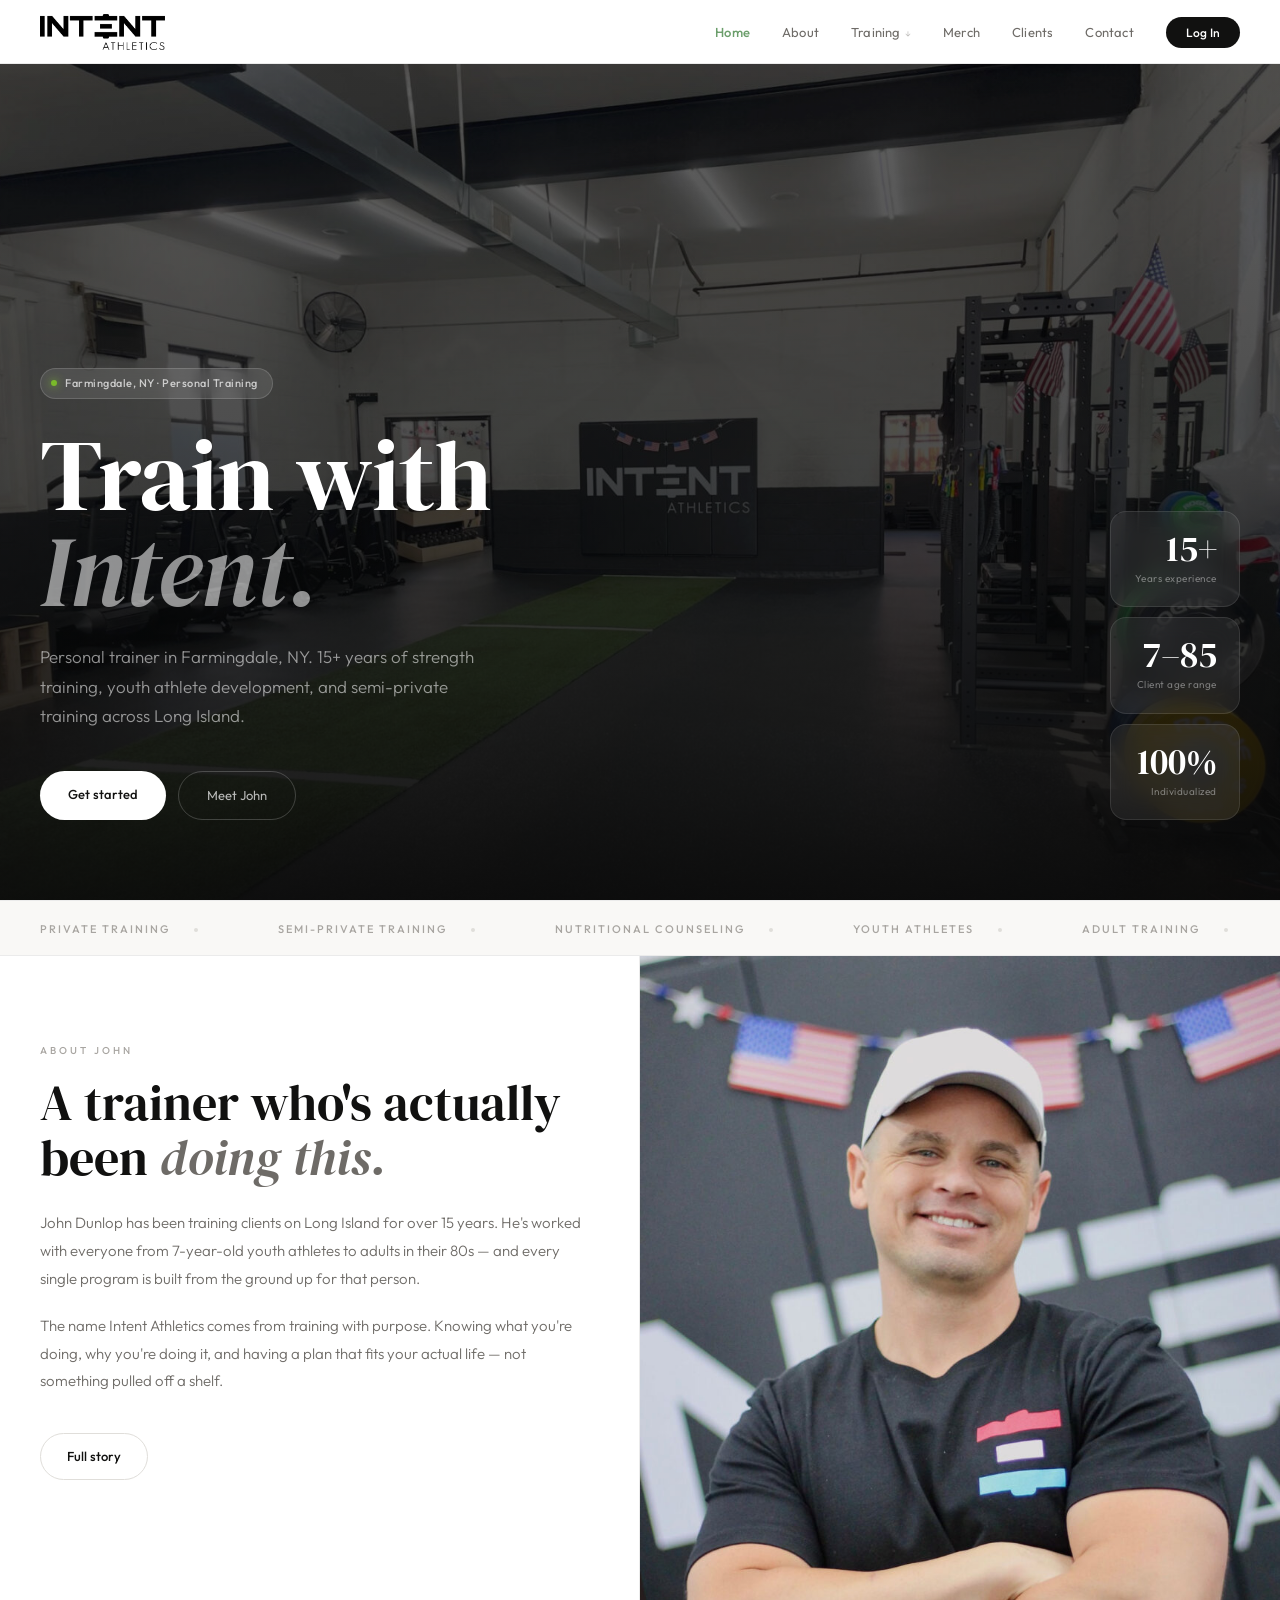
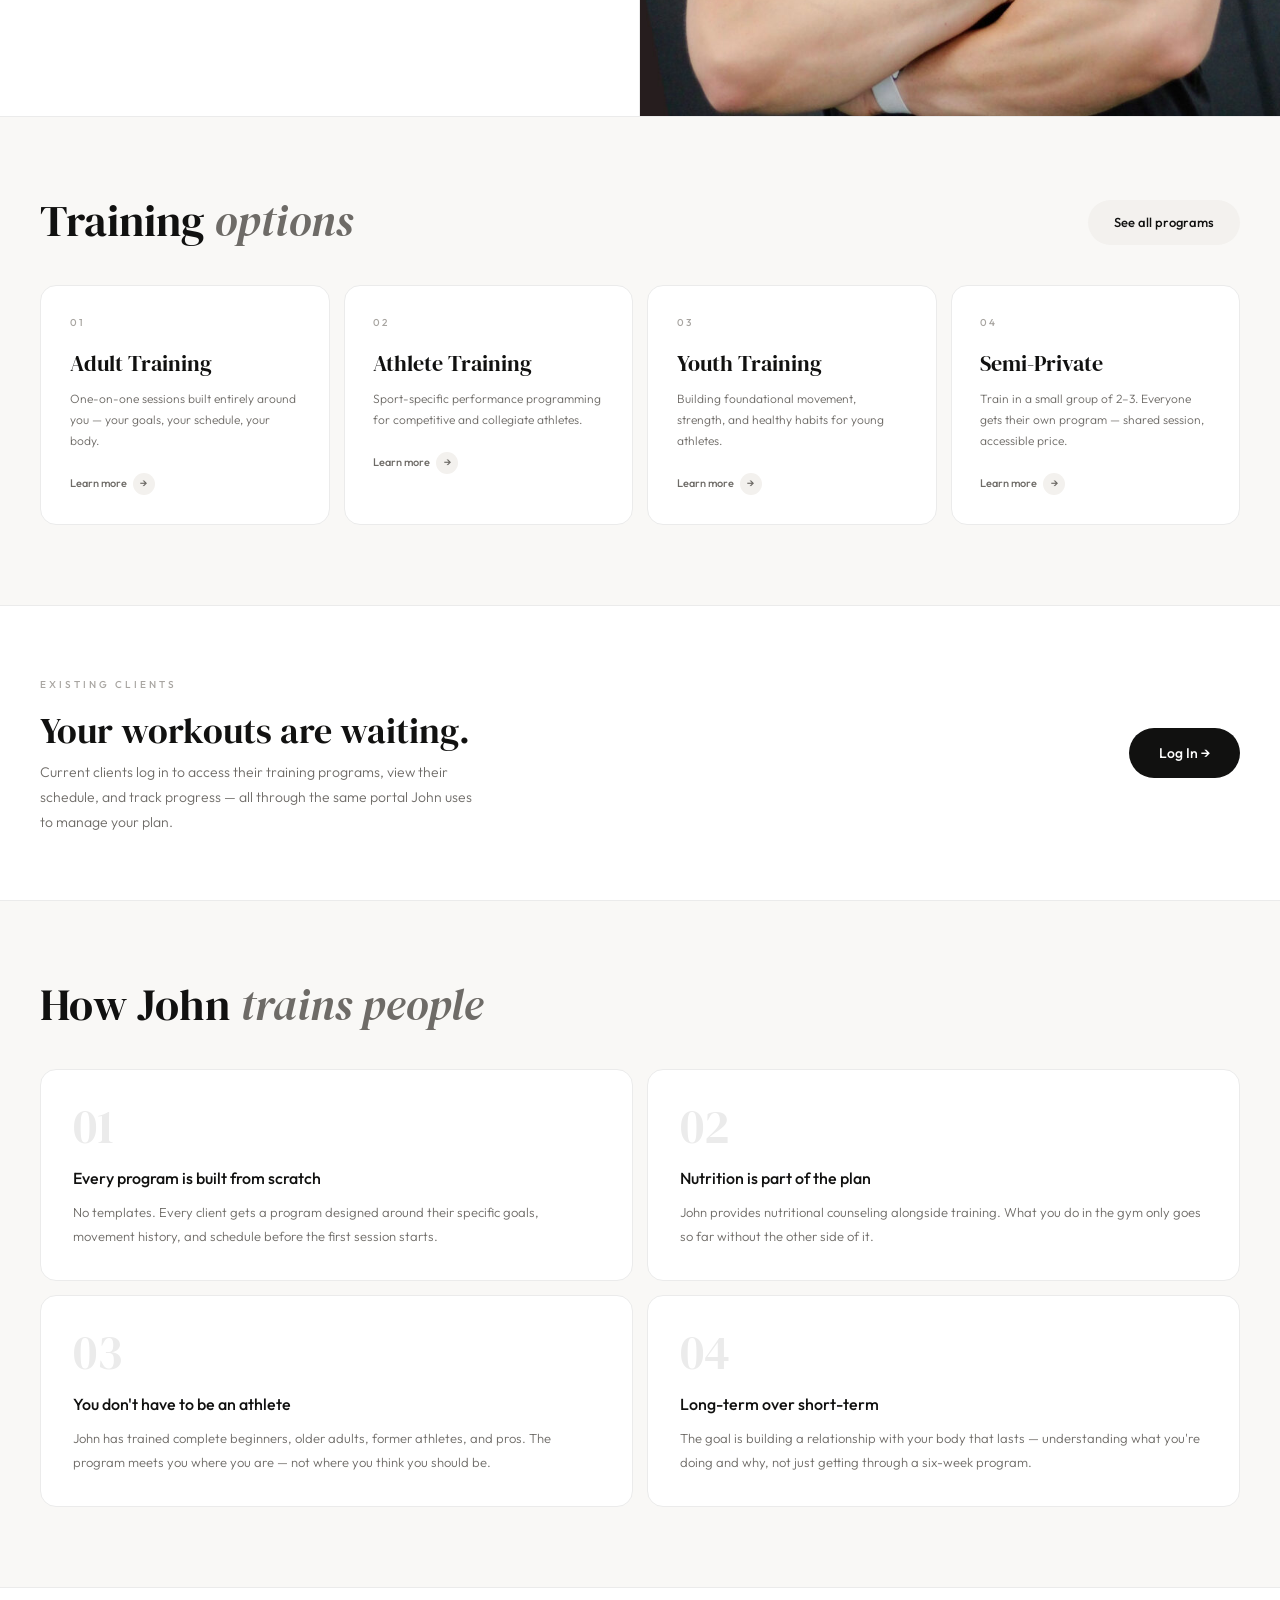
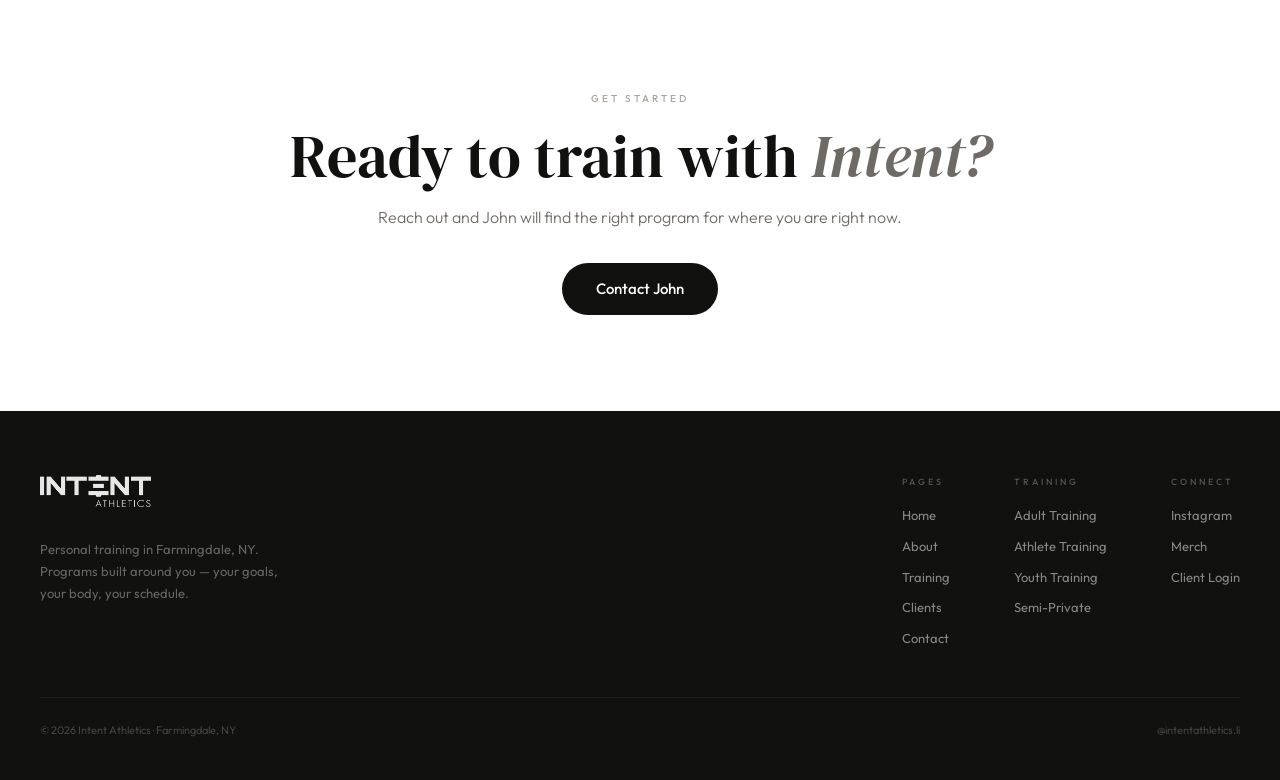
<file: index.html>
<!DOCTYPE html>
<html lang="en">
<head>
  <meta charset="UTF-8">
  <meta name="viewport" content="width=device-width, initial-scale=1.0">
  <title>Intent Athletics — Personal Trainer in Farmingdale, NY | Strength & Athletic Training</title>
  <meta name="description" content="Personal trainer in Farmingdale, NY with 15+ years of experience. Strength training, youth athlete training, and semi-private personal training on Long Island. Programs built around you.">
  <meta property="og:title" content="Intent Athletics — Personal Trainer in Farmingdale, NY">
  <meta property="og:description" content="Personal trainer in Farmingdale, NY. Strength training, youth athletics, and semi-private training on Long Island. 15+ years experience.">
  <meta property="og:image" content="https://intentathletics.com/images/og-image.jpg">
  <meta property="og:type" content="website">  <link rel="icon" href="images/favicon.ico">
  <link rel="icon" href="images/logo.png" type="image/png">
  <link rel="apple-touch-icon" href="images/apple-touch-icon.png">
  <link rel="stylesheet" href="css/style.css">
  <style>
    /* HERO */
    .hero {
      position: relative;
      min-height: calc(100vh - 64px);
      display: flex;
      align-items: flex-end;
      overflow: hidden;
    }

    .hero-bg {
      position: absolute;
      inset: 0;
      background-image: url('images/gym.jpg');
      background-size: cover;
      background-position: center 30%;
      filter: brightness(0.45);
      transform: scale(1.02);
      transition: transform 8s ease;
    }

    .hero:hover .hero-bg { transform: scale(1.0); }

    .hero-overlay {
      position: absolute;
      inset: 0;
      background: linear-gradient(to top, rgba(10,10,10,0.92) 0%, rgba(10,10,10,0.3) 50%, rgba(10,10,10,0.1) 100%);
    }

    .hero-content {
      position: relative;
      padding: 4rem 2.5rem 5rem;
      max-width: 860px;
      z-index: 1;
    }

    .hero-eyebrow {
      display: inline-flex;
      align-items: center;
      gap: 8px;
      background: rgba(255,255,255,0.1);
      border: 1px solid rgba(255,255,255,0.15);
      backdrop-filter: blur(8px);
      border-radius: var(--radius-pill);
      padding: 6px 14px 6px 10px;
      font-size: 11px;
      font-weight: 500;
      color: rgba(255,255,255,0.7);
      margin-bottom: 1.8rem;
      letter-spacing: 0.5px;
    }

    .hero-dot {
      width: 6px; height: 6px; border-radius: 50%;
      background: #7aba2a; flex-shrink: 0;
      box-shadow: 0 0 8px #7aba2a;
    }

    .hero h1 {
      font-family: var(--font-display);
      font-size: clamp(54px, 8vw, 100px);
      font-weight: 400;
      line-height: 0.95;
      color: #fff;
      margin-bottom: 1.5rem;
      letter-spacing: -1px;
    }

    .hero h1 em { font-style: italic; color: rgba(255,255,255,0.55); }

    .hero-sub {
      font-size: 17px;
      color: rgba(255,255,255,0.55);
      line-height: 1.75;
      max-width: 440px;
      margin-bottom: 2.5rem;
      font-weight: 300;
    }

    .hero-actions { display: flex; gap: 12px; flex-wrap: wrap; }

    .btn-hero-primary {
      background: #fff;
      color: var(--ink);
      font-family: var(--font-body);
      font-size: 13px;
      font-weight: 500;
      padding: 13px 28px;
      border-radius: var(--radius-pill);
      text-decoration: none;
      transition: background 0.2s;
    }
    .btn-hero-primary:hover { background: var(--off); }

    .btn-hero-outline {
      background: transparent;
      color: rgba(255,255,255,0.7);
      font-family: var(--font-body);
      font-size: 13px;
      font-weight: 400;
      padding: 13px 28px;
      border-radius: var(--radius-pill);
      border: 1px solid rgba(255,255,255,0.2);
      text-decoration: none;
      transition: all 0.2s;
    }
    .btn-hero-outline:hover { border-color: rgba(255,255,255,0.4); color: #fff; }

    .hero-stats {
      position: absolute;
      right: 2.5rem;
      bottom: 5rem;
      display: flex;
      flex-direction: column;
      gap: 10px;
    }

    .hero-stat {
      background: rgba(255,255,255,0.07);
      border: 1px solid rgba(255,255,255,0.1);
      backdrop-filter: blur(12px);
      border-radius: var(--radius-card);
      padding: 1.2rem 1.4rem;
      text-align: right;
      min-width: 130px;
    }

    .hero-stat-n {
      font-family: var(--font-display);
      font-size: 36px;
      color: #fff;
      line-height: 1;
      display: block;
    }

    .hero-stat-l {
      font-size: 10px;
      color: rgba(255,255,255,0.4);
      margin-top: 4px;
      display: block;
      letter-spacing: 0.5px;
    }

    /* MARQUEE */
    .strip {
      border-top: 1px solid var(--border);
      border-bottom: 1px solid var(--border);
      background: var(--off);
      overflow: hidden;
      white-space: nowrap;
      padding: 0.9rem 0;
    }
    .strip-inner {
      display: inline-flex;
      animation: marquee 28s linear infinite;
    }
    .strip-item {
      display: inline-flex;
      align-items: center;
      gap: 1.5rem;
      padding: 0 2.5rem;
      font-size: 11px;
      color: var(--ink-4);
      letter-spacing: 2px;
      text-transform: uppercase;
      font-weight: 500;
    }
    .strip-dot { width: 4px; height: 4px; border-radius: 50%; background: var(--border-mid); flex-shrink: 0; }
    @keyframes marquee { 0% { transform: translateX(0); } 100% { transform: translateX(-50%); } }

    /* ABOUT SECTION */
    .about-section {
      display: grid;
      grid-template-columns: 1fr 1fr;
      border-bottom: 1px solid var(--border);
    }

    .about-text-side {
      padding: 5rem 3rem 5rem 2.5rem;
      border-right: 1px solid var(--border);
    }

    .about-text-side h2 {
      font-family: var(--font-display);
      font-size: clamp(32px, 4vw, 50px);
      font-weight: 400;
      line-height: 1.1;
      color: var(--ink);
      margin-bottom: 1.5rem;
    }
    .about-text-side h2 em { font-style: italic; color: var(--ink-3); }

    .about-text-side p {
      font-size: 15px; color: var(--ink-3);
      line-height: 1.85; margin-bottom: 1.2rem; font-weight: 300;
    }

    .about-photo-side {
      position: relative;
      overflow: hidden;
      min-height: 500px;
      background: var(--surface);
    }

    .about-photo-side img {
      width: 100%;
      height: 100%;
      object-fit: cover;
      object-position: center top;
      display: block;
    }

    /* TRAINING CARDS */
    .training-section {
      padding: 5rem 2.5rem;
      background: var(--off);
      border-bottom: 1px solid var(--border);
    }

    .training-header {
      display: flex;
      justify-content: space-between;
      align-items: flex-end;
      margin-bottom: 2.5rem;
      flex-wrap: wrap;
      gap: 1rem;
    }

    .training-header h2 {
      font-family: var(--font-display);
      font-size: clamp(28px, 4vw, 44px);
      font-weight: 400;
      color: var(--ink);
      line-height: 1.1;
    }
    .training-header h2 em { font-style: italic; color: var(--ink-3); }

    .training-grid {
      display: grid;
      grid-template-columns: repeat(4, 1fr);
      gap: 14px;
    }

    .training-card {
      background: var(--white);
      border: 1px solid var(--border);
      border-radius: var(--radius-card);
      padding: 1.8rem;
      text-decoration: none;
      display: block;
      transition: border-color 0.2s, transform 0.2s, box-shadow 0.2s;
    }

    .training-card:hover {
      border-color: var(--border-mid);
      transform: translateY(-3px);
      box-shadow: 0 8px 24px rgba(0,0,0,0.06);
    }

    .training-card-num {
      font-size: 10px;
      font-weight: 500;
      color: var(--ink-4);
      letter-spacing: 2px;
      margin-bottom: 1.2rem;
    }

    .training-card h3 {
      font-family: var(--font-display);
      font-size: 22px;
      font-weight: 400;
      color: var(--ink);
      margin-bottom: 0.7rem;
      line-height: 1.2;
    }

    .training-card p {
      font-size: 12px;
      color: var(--ink-3);
      line-height: 1.75;
      font-weight: 300;
    }

    .training-card-arrow {
      display: inline-flex;
      align-items: center;
      gap: 6px;
      margin-top: 1.4rem;
      font-size: 11px;
      font-weight: 500;
      color: var(--ink-3);
    }

    .arrow-circle {
      width: 22px; height: 22px; border-radius: 50%;
      background: var(--surface);
      display: inline-flex; align-items: center; justify-content: center;
      font-size: 11px;
      transition: background 0.2s;
    }
    .training-card:hover .arrow-circle { background: var(--border-mid); }

    /* PORTAL STRIP */
    .portal-strip {
      padding: 4rem 2.5rem;
      display: flex;
      align-items: center;
      justify-content: space-between;
      gap: 3rem;
      border-bottom: 1px solid var(--border);
      flex-wrap: wrap;
    }

    .portal-strip h2 {
      font-family: var(--font-display);
      font-size: clamp(24px, 3vw, 36px);
      font-weight: 400;
      color: var(--ink);
      margin-bottom: 0.5rem;
      line-height: 1.2;
    }
    .portal-strip p {
      font-size: 14px; color: var(--ink-3);
      max-width: 440px; line-height: 1.8; font-weight: 300;
    }

    /* APPROACH */
    .approach-section {
      padding: 5rem 2.5rem;
      background: var(--off);
      border-bottom: 1px solid var(--border);
    }

    .approach-section h2 {
      font-family: var(--font-display);
      font-size: clamp(28px, 4vw, 44px);
      font-weight: 400;
      color: var(--ink);
      margin-bottom: 2.5rem;
      line-height: 1.1;
    }
    .approach-section h2 em { font-style: italic; color: var(--ink-3); }

    .approach-grid {
      display: grid;
      grid-template-columns: repeat(2, 1fr);
      gap: 14px;
    }

    .approach-card {
      background: var(--white);
      border: 1px solid var(--border);
      border-radius: var(--radius-card);
      padding: 2rem;
    }

    .approach-num {
      font-family: var(--font-display);
      font-size: 48px;
      color: var(--border);
      line-height: 1;
      margin-bottom: 1rem;
    }

    .approach-card h3 {
      font-size: 16px; font-weight: 500;
      color: var(--ink); margin-bottom: 0.6rem;
    }

    .approach-card p {
      font-size: 13px; color: var(--ink-3);
      line-height: 1.8; font-weight: 300;
    }

    /* CTA */
    .cta-section {
      padding: 6rem 2.5rem;
      text-align: center;
    }

    .cta-section h2 {
      font-family: var(--font-display);
      font-size: clamp(34px, 5vw, 60px);
      font-weight: 400;
      color: var(--ink);
      line-height: 1.1;
      margin-bottom: 1rem;
    }
    .cta-section h2 em { font-style: italic; color: var(--ink-3); }
    .cta-section p {
      font-size: 16px; color: var(--ink-3);
      margin-bottom: 2rem; font-weight: 300;
    }

    @media (max-width: 1024px) {
      .training-grid { grid-template-columns: repeat(2, 1fr); }
      .hero-stats { display: none; }
    }

    @media (max-width: 768px) {
      .hero { min-height: 90vh; }
      .hero-content { padding: 2.5rem 1.25rem 4rem; }
      .about-section { grid-template-columns: 1fr; }
      .about-photo-side { min-height: 300px; order: -1; }
      .about-text-side { padding: 3rem 1.25rem; border-right: none; }
      .training-section, .approach-section { padding: 3.5rem 1.25rem; }
      .training-grid { grid-template-columns: 1fr; }
      .approach-grid { grid-template-columns: 1fr; }
      .portal-strip { padding: 3rem 1.25rem; flex-direction: column; align-items: flex-start; }
      .cta-section { padding: 4rem 1.25rem; }
    }
  </style>
  <meta property="og:url" content="https://intentathletics.com/index.html">
  <!-- LocalBusiness Schema -->
  <script type="application/ld+json">
  {
    "@context": "https://schema.org",
    "@type": "LocalBusiness",
    "name": "Intent Athletics",
    "description": "Personal trainer in Farmingdale, NY offering strength training, youth athlete training, adult training, and semi-private personal training on Long Island.",
    "url": "https://intentathletics.com",
    "telephone": "",
    "address": {
      "@type": "PostalAddress",
      "addressLocality": "Farmingdale",
      "addressRegion": "NY",
      "addressCountry": "US"
    },
    "geo": {
      "@type": "GeoCoordinates",
      "latitude": "40.7326",
      "longitude": "-73.4454"
    },
    "openingHours": "Mo-Sa 06:00-20:00",
    "priceRange": "$$",
    "image": "https://intentathletics.com/images/gym.jpg",
    "sameAs": [
      "https://www.instagram.com/intentathletics.li/"
    ],
    "founder": {
      "@type": "Person",
      "name": "John Dunlop",
      "jobTitle": "Personal Trainer",
      "description": "Personal trainer in Farmingdale, NY with 15+ years of experience training youth athletes, adults, and competitive athletes on Long Island."
    },
    "hasOfferCatalog": {
      "@type": "OfferCatalog",
      "name": "Training Programs",
      "itemListElement": [
        {
          "@type": "Offer",
          "itemOffered": {
            "@type": "Service",
            "name": "Adult Personal Training",
            "description": "One-on-one personal training in Farmingdale, NY for adults of all fitness levels."
          }
        },
        {
          "@type": "Offer",
          "itemOffered": {
            "@type": "Service",
            "name": "Youth Athlete Training",
            "description": "Youth athlete training in Farmingdale, NY for ages 7 and up."
          }
        },
        {
          "@type": "Offer",
          "itemOffered": {
            "@type": "Service",
            "name": "Athlete Performance Training",
            "description": "Strength and conditioning for competitive athletes on Long Island."
          }
        },
        {
          "@type": "Offer",
          "itemOffered": {
            "@type": "Service",
            "name": "Semi-Private Training",
            "description": "Semi-private personal training on Long Island — individualized programs, shared sessions."
          }
        }
      ]
    }
  }
  </script>
  <!-- Get it from search.google.com/search-console → Add property → HTML tag method -->
  <!-- <meta name="google-site-verification" content="YOUR_VERIFICATION_CODE"> -->
</head>
<body>

<div id="nav-placeholder"></div>

<main>
  <section class="hero">
    <div class="hero-bg"></div>
    <div class="hero-overlay"></div>
    <div class="hero-content">
      <div class="hero-eyebrow">
        <span class="hero-dot"></span>
        Farmingdale, NY · Personal Training
      </div>
      <h1>Train with<br><em>Intent.</em></h1>
      <p class="hero-sub">Personal trainer in Farmingdale, NY. 15+ years of strength training, youth athlete development, and semi-private training across Long Island.</p>
      <div class="hero-actions">
        <a href="contact.html" class="btn-hero-primary">Get started</a>
        <a href="about.html" class="btn-hero-outline">Meet John</a>
      </div>
    </div>
    <div class="hero-stats">
      <div class="hero-stat">
        <span class="hero-stat-n">15+</span>
        <span class="hero-stat-l">Years experience</span>
      </div>
      <div class="hero-stat">
        <span class="hero-stat-n">7–85</span>
        <span class="hero-stat-l">Client age range</span>
      </div>
      <div class="hero-stat">
        <span class="hero-stat-n">100%</span>
        <span class="hero-stat-l">Individualized</span>
      </div>
    </div>
  </section>

  <div class="strip">
    <div class="strip-inner">
      <span class="strip-item">Private Training <span class="strip-dot"></span></span>
      <span class="strip-item">Semi-Private Training <span class="strip-dot"></span></span>
      <span class="strip-item">Nutritional Counseling <span class="strip-dot"></span></span>
      <span class="strip-item">Youth Athletes <span class="strip-dot"></span></span>
      <span class="strip-item">Adult Training <span class="strip-dot"></span></span>
      <span class="strip-item">Farmingdale, NY <span class="strip-dot"></span></span>
      <span class="strip-item">15+ Years <span class="strip-dot"></span></span>
      <span class="strip-item">Athlete Training <span class="strip-dot"></span></span>
      <span class="strip-item">Private Training <span class="strip-dot"></span></span>
      <span class="strip-item">Semi-Private Training <span class="strip-dot"></span></span>
      <span class="strip-item">Nutritional Counseling <span class="strip-dot"></span></span>
      <span class="strip-item">Youth Athletes <span class="strip-dot"></span></span>
      <span class="strip-item">Adult Training <span class="strip-dot"></span></span>
      <span class="strip-item">Farmingdale, NY <span class="strip-dot"></span></span>
      <span class="strip-item">15+ Years <span class="strip-dot"></span></span>
      <span class="strip-item">Athlete Training <span class="strip-dot"></span></span>
    </div>
  </div>

  <section class="about-section">
    <div class="about-text-side">
      <span class="eyebrow">About John</span>
      <h2>A trainer who's actually been <em>doing this.</em></h2>
      <p>John Dunlop has been training clients on Long Island for over 15 years. He's worked with everyone from 7-year-old youth athletes to adults in their 80s — and every single program is built from the ground up for that person.</p>
      <p>The name Intent Athletics comes from training with purpose. Knowing what you're doing, why you're doing it, and having a plan that fits your actual life — not something pulled off a shelf.</p>
      <a href="about.html" class="btn btn-outline" style="margin-top:1.2rem;">Full story</a>
    </div>
    <div class="about-photo-side">
      <img
        src="images/john.jpg"
        alt="John Dunlop — Intent Athletics"
        loading="lazy"
      >
    </div>
  </section>

  <section class="training-section">
    <div class="training-header">
      <h2>Training <em>options</em></h2>
      <a href="training.html" class="btn btn-ghost">See all programs</a>
    </div>
    <div class="training-grid">
      <a href="training.html#adult" class="training-card">
        <div class="training-card-num">01</div>
        <h3>Adult Training</h3>
        <p>One-on-one sessions built entirely around you — your goals, your schedule, your body.</p>
        <span class="training-card-arrow">Learn more <span class="arrow-circle">→</span></span>
      </a>
      <a href="training.html#athlete" class="training-card">
        <div class="training-card-num">02</div>
        <h3>Athlete Training</h3>
        <p>Sport-specific performance programming for competitive and collegiate athletes.</p>
        <span class="training-card-arrow">Learn more <span class="arrow-circle">→</span></span>
      </a>
      <a href="training.html#youth" class="training-card">
        <div class="training-card-num">03</div>
        <h3>Youth Training</h3>
        <p>Building foundational movement, strength, and healthy habits for young athletes.</p>
        <span class="training-card-arrow">Learn more <span class="arrow-circle">→</span></span>
      </a>
      <a href="training.html#semi-private" class="training-card">
        <div class="training-card-num">04</div>
        <h3>Semi-Private</h3>
        <p>Train in a small group of 2–3. Everyone gets their own program — shared session, accessible price.</p>
        <span class="training-card-arrow">Learn more <span class="arrow-circle">→</span></span>
      </a>
    </div>
  </section>

  <div class="portal-strip">
    <div>
      <span class="eyebrow">Existing clients</span>
      <h2>Your workouts are waiting.</h2>
      <p>Current clients log in to access their training programs, view their schedule, and track progress — all through the same portal John uses to manage your plan.</p>
    </div>
    <a href="https://trainwith.intentathletics.com" target="_blank" class="btn btn-primary" style="white-space:nowrap;font-size:14px;padding:14px 30px;">Log In →</a>
  </div>

  <section class="approach-section">
    <h2>How John <em>trains people</em></h2>
    <div class="approach-grid">
      <div class="approach-card">
        <div class="approach-num">01</div>
        <h3>Every program is built from scratch</h3>
        <p>No templates. Every client gets a program designed around their specific goals, movement history, and schedule before the first session starts.</p>
      </div>
      <div class="approach-card">
        <div class="approach-num">02</div>
        <h3>Nutrition is part of the plan</h3>
        <p>John provides nutritional counseling alongside training. What you do in the gym only goes so far without the other side of it.</p>
      </div>
      <div class="approach-card">
        <div class="approach-num">03</div>
        <h3>You don't have to be an athlete</h3>
        <p>John has trained complete beginners, older adults, former athletes, and pros. The program meets you where you are — not where you think you should be.</p>
      </div>
      <div class="approach-card">
        <div class="approach-num">04</div>
        <h3>Long-term over short-term</h3>
        <p>The goal is building a relationship with your body that lasts — understanding what you're doing and why, not just getting through a six-week program.</p>
      </div>
    </div>
  </section>

  <section class="cta-section">
    <span class="eyebrow">Get started</span>
    <h2>Ready to train with <em>Intent?</em></h2>
    <p>Reach out and John will find the right program for where you are right now.</p>
    <a href="contact.html" class="btn btn-primary" style="font-size:15px;padding:14px 34px;">Contact John</a>
  </section>
</main>

<div id="footer-placeholder"></div>
<script src="js/store.js"></script>
<script src="js/components.js"></script>
</body>
</html>
</file>
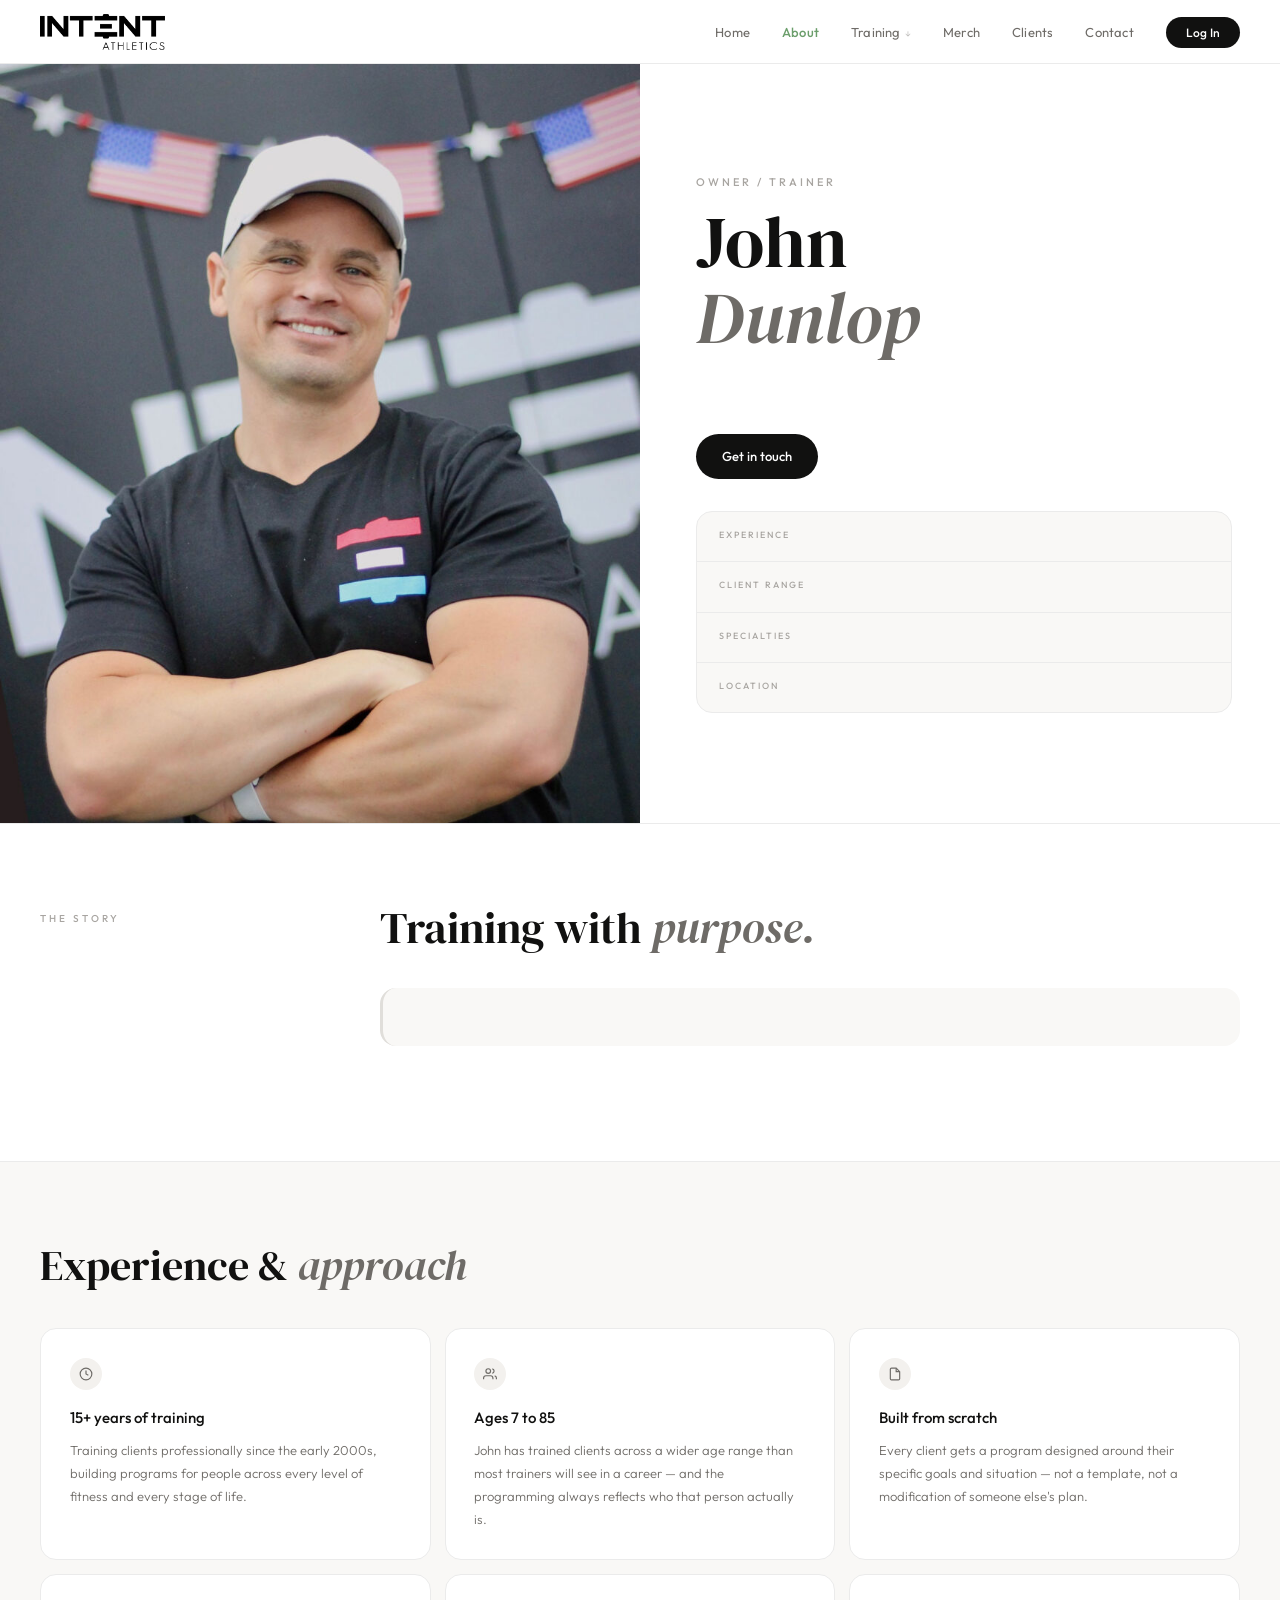
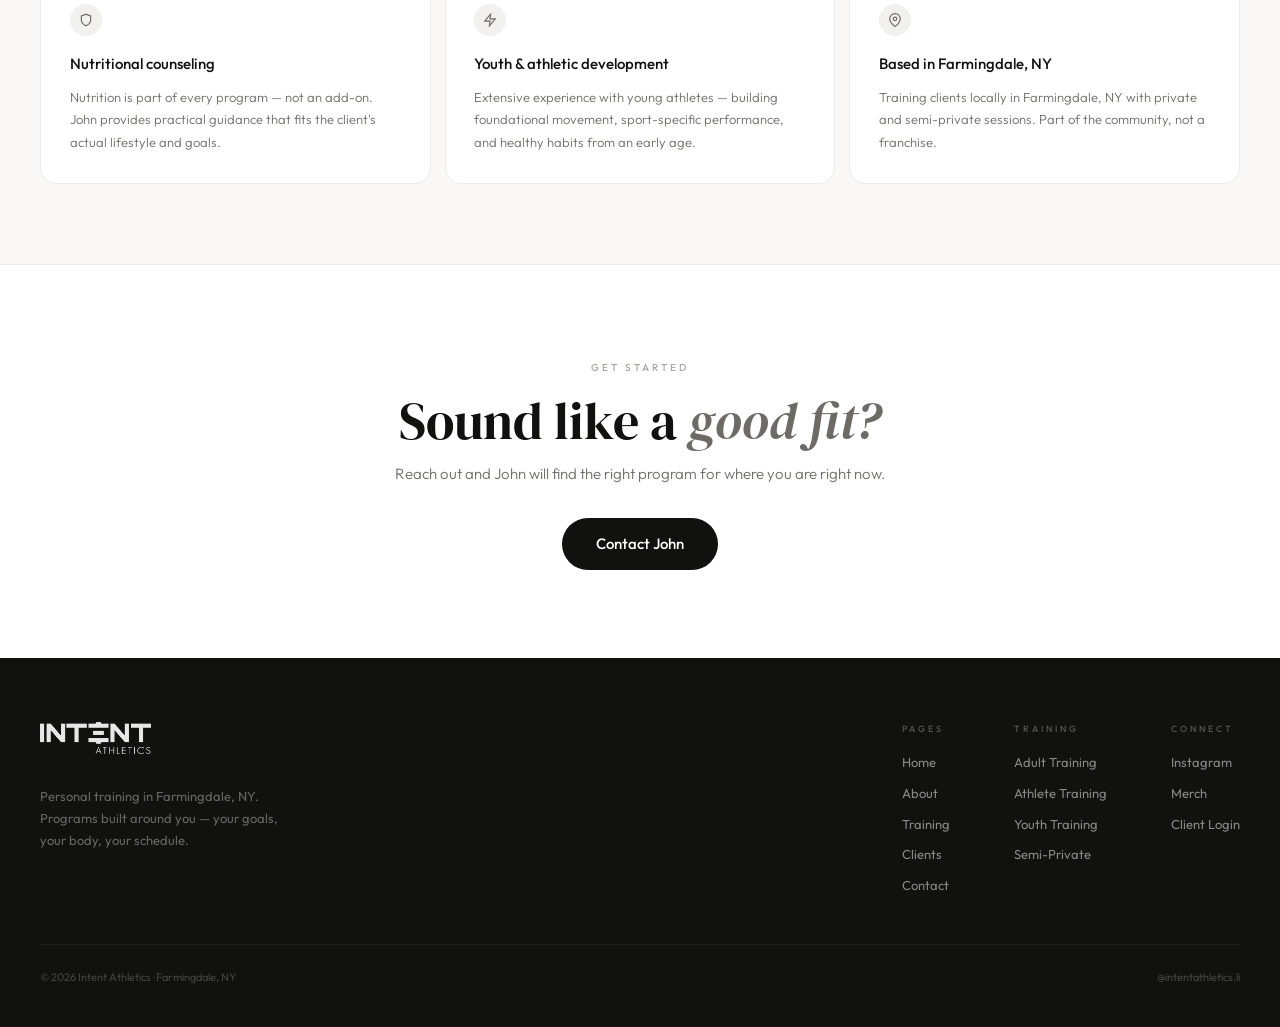
<file: about.html>
<!DOCTYPE html>
<html lang="en">
<head>
  <meta charset="UTF-8">
  <meta name="viewport" content="width=device-width, initial-scale=1.0">
  <title>About John Dunlop — Personal Trainer in Farmingdale, NY | Intent Athletics</title>
  <meta name="description" content="John Dunlop is a personal trainer in Farmingdale, NY with 15+ years training clients ages 7–85. Youth athletes, adults, and competitive athletes on Long Island.">
  <meta property="og:title" content="About John Dunlop — Intent Athletics">
  <meta property="og:image" content="https://intentathletics.com/images/og-image.jpg">
  <link rel="icon" href="images/favicon.ico">
  <link rel="apple-touch-icon" href="images/apple-touch-icon.png">
  <link rel="stylesheet" href="css/style.css">
  <style>
    .about-hero {
      display: grid;
      grid-template-columns: 1fr 1fr;
      border-bottom: 1px solid var(--border);
      min-height: 600px;
    }

    .about-hero-photo {
      position: relative;
      overflow: hidden;
      background: var(--surface);
    }

    .about-hero-photo img {
      width: 100%;
      height: 100%;
      object-fit: cover;
      object-position: center top;
      display: block;
    }

    .about-hero-text {
      padding: 5rem 3rem 5rem 3.5rem;
      display: flex;
      flex-direction: column;
      justify-content: center;
    }

    .owner-label {
      font-size: 11px;
      font-weight: 500;
      letter-spacing: 3px;
      text-transform: uppercase;
      color: var(--ink-4);
      margin-bottom: 0.8rem;
    }

    .about-hero-text h1 {
      font-family: var(--font-display);
      font-size: clamp(44px, 6vw, 72px);
      font-weight: 400;
      line-height: 1.05;
      color: var(--ink);
      margin-bottom: 1.5rem;
    }
    .about-hero-text h1 em { font-style: italic; color: var(--ink-3); }

    .about-hero-text p {
      font-size: 15px; color: var(--ink-3);
      line-height: 1.85; margin-bottom: 1.2rem; font-weight: 300;
      max-width: 440px;
    }

    .id-card {
      background: var(--off);
      border: 1px solid var(--border);
      border-radius: var(--radius-card);
      overflow: hidden;
      margin-top: 2rem;
    }

    .id-card-row {
      padding: 1rem 1.4rem;
      border-bottom: 1px solid var(--border);
      display: flex; flex-direction: column; gap: 3px;
    }
    .id-card-row:last-child { border-bottom: none; }

    .id-label {
      font-size: 9px; font-weight: 500; letter-spacing: 2px;
      text-transform: uppercase; color: var(--ink-4);
    }

    .id-val { font-size: 13px; color: var(--ink); line-height: 1.5; }

    /* STORY */
    .story-section {
      padding: 5rem 2.5rem;
      display: grid;
      grid-template-columns: 260px 1fr;
      gap: 5rem;
      border-bottom: 1px solid var(--border);
    }

    .story-body h2 {
      font-family: var(--font-display);
      font-size: clamp(28px, 3.5vw, 44px);
      font-weight: 400;
      color: var(--ink);
      line-height: 1.1;
      margin-bottom: 1.8rem;
    }
    .story-body h2 em { font-style: italic; color: var(--ink-3); }

    .story-body p {
      font-size: 15px; color: var(--ink-3);
      line-height: 1.9; margin-bottom: 1.3rem; font-weight: 300;
    }

    .pullquote {
      background: var(--off);
      border-radius: var(--radius-card);
      border-left: 3px solid var(--border-mid);
      padding: 1.8rem 2rem;
      margin: 2.2rem 0;
    }
    .pullquote p {
      font-family: var(--font-display);
      font-size: 20px; color: var(--ink);
      line-height: 1.55; font-style: italic; margin: 0; font-weight: 400;
    }

    /* CREDS */
    .creds-section {
      background: var(--off);
      border-bottom: 1px solid var(--border);
      padding: 5rem 2.5rem;
    }

    .creds-section h2 {
      font-family: var(--font-display);
      font-size: clamp(28px, 3.5vw, 42px);
      font-weight: 400;
      color: var(--ink);
      margin-bottom: 2.5rem;
      line-height: 1.1;
    }
    .creds-section h2 em { font-style: italic; color: var(--ink-3); }

    .creds-grid {
      display: grid;
      grid-template-columns: repeat(3, 1fr);
      gap: 14px;
    }

    .cred-card {
      background: var(--white);
      border: 1px solid var(--border);
      border-radius: var(--radius-card);
      padding: 1.8rem;
    }

    .cred-card h3 {
      font-size: 15px; font-weight: 500;
      color: var(--ink); margin-bottom: 0.6rem; margin-top: 1rem;
    }

    .cred-card p { font-size: 13px; color: var(--ink-3); line-height: 1.75; font-weight: 300; }

    .cred-icon {
      width: 32px; height: 32px; border-radius: 50%;
      background: var(--surface);
      display: flex; align-items: center; justify-content: center;
    }

    /* CTA */
    .about-cta {
      padding: 5.5rem 2.5rem;
      text-align: center;
    }
    .about-cta h2 {
      font-family: var(--font-display);
      font-size: clamp(30px, 4.5vw, 52px);
      font-weight: 400;
      color: var(--ink);
      margin-bottom: 0.8rem;
      line-height: 1.1;
    }
    .about-cta h2 em { font-style: italic; color: var(--ink-3); }
    .about-cta p { font-size: 15px; color: var(--ink-3); margin-bottom: 2rem; font-weight: 300; }

    @media (max-width: 900px) {
      .about-hero { grid-template-columns: 1fr; }
      .about-hero-photo { height: 360px; }
      .about-hero-text { padding: 3rem 1.25rem; }
      .story-section { grid-template-columns: 1fr; gap: 1rem; padding: 3.5rem 1.25rem; }
      .creds-section { padding: 3.5rem 1.25rem; }
      .creds-grid { grid-template-columns: 1fr 1fr; }
      .about-cta { padding: 4rem 1.25rem; }
    }
    @media (max-width: 600px) {
      .creds-grid { grid-template-columns: 1fr; }
    }
  </style>
  <meta property="og:url" content="https://intentathletics.com/about.html">
  <!-- LocalBusiness Schema -->
  <script type="application/ld+json">
  {
    "@context": "https://schema.org",
    "@type": "LocalBusiness",
    "name": "Intent Athletics",
    "description": "Personal trainer in Farmingdale, NY offering strength training, youth athlete training, adult training, and semi-private personal training on Long Island.",
    "url": "https://intentathletics.com",
    "telephone": "",
    "address": {
      "@type": "PostalAddress",
      "addressLocality": "Farmingdale",
      "addressRegion": "NY",
      "addressCountry": "US"
    },
    "geo": {
      "@type": "GeoCoordinates",
      "latitude": "40.7326",
      "longitude": "-73.4454"
    },
    "openingHours": "Mo-Sa 06:00-20:00",
    "priceRange": "$$",
    "image": "https://intentathletics.com/images/gym.jpg",
    "sameAs": [
      "https://www.instagram.com/intentathletics.li/"
    ],
    "founder": {
      "@type": "Person",
      "name": "John Dunlop",
      "jobTitle": "Personal Trainer",
      "description": "Personal trainer in Farmingdale, NY with 15+ years of experience training youth athletes, adults, and competitive athletes on Long Island."
    },
    "hasOfferCatalog": {
      "@type": "OfferCatalog",
      "name": "Training Programs",
      "itemListElement": [
        {
          "@type": "Offer",
          "itemOffered": {
            "@type": "Service",
            "name": "Adult Personal Training",
            "description": "One-on-one personal training in Farmingdale, NY for adults of all fitness levels."
          }
        },
        {
          "@type": "Offer",
          "itemOffered": {
            "@type": "Service",
            "name": "Youth Athlete Training",
            "description": "Youth athlete training in Farmingdale, NY for ages 7 and up."
          }
        },
        {
          "@type": "Offer",
          "itemOffered": {
            "@type": "Service",
            "name": "Athlete Performance Training",
            "description": "Strength and conditioning for competitive athletes on Long Island."
          }
        },
        {
          "@type": "Offer",
          "itemOffered": {
            "@type": "Service",
            "name": "Semi-Private Training",
            "description": "Semi-private personal training on Long Island — individualized programs, shared sessions."
          }
        }
      ]
    }
  }
  </script>  <meta property="og:type" content="website">
  <!-- Get it from search.google.com/search-console → Add property → HTML tag method -->
  <!-- <meta name="google-site-verification" content="YOUR_VERIFICATION_CODE"> -->
</head>
<body>
<div id="nav-placeholder"></div>
<main>
  <section class="about-hero">
    <div class="about-hero-photo">
      <img src="images/john.jpg" alt="John Dunlop — Intent Athletics" loading="eager">
    </div>
    <div class="about-hero-text">
      <div class="owner-label">Owner / Trainer</div>
      <h1>John<br><em>Dunlop</em></h1>
      <p id="bio-intro1"></p>
      <p id="bio-intro2"></p>
      <a href="contact.html" class="btn btn-primary" style="margin-top:1rem;align-self:flex-start;">Get in touch</a>
      <div class="id-card">
        <div class="id-card-row">
          <span class="id-label">Experience</span>
          <span class="id-val" id="bio-experience"></span>
        </div>
        <div class="id-card-row">
          <span class="id-label">Client range</span>
          <span class="id-val" id="bio-clientRange"></span>
        </div>
        <div class="id-card-row">
          <span class="id-label">Specialties</span>
          <span class="id-val" id="bio-specialties"></span>
        </div>
        <div class="id-card-row">
          <span class="id-label">Location</span>
          <span class="id-val" id="bio-location"></span>
        </div>
      </div>
    </div>
  </section>

  <section class="story-section">
    <div><span class="eyebrow">The story</span></div>
    <div class="story-body">
      <h2>Training with <em>purpose.</em></h2>
      <p id="bio-storyP1"></p>
      <p id="bio-storyP2"></p>
      <div class="pullquote">
        <p id="bio-pullquote"></p>
      </div>
      <p id="bio-storyP3"></p>
      <p id="bio-storyP4"></p>
    </div>
  </section>

  <section class="creds-section">
    <h2>Experience &amp; <em>approach</em></h2>
    <div class="creds-grid">
      <div class="cred-card">
        <div class="cred-icon">
          <svg width="14" height="14" viewBox="0 0 24 24" fill="none" stroke="#6e6b67" stroke-width="2"><circle cx="12" cy="12" r="10"/><path d="M12 6v6l4 2"/></svg>
        </div>
        <h3>15+ years of training</h3>
        <p>Training clients professionally since the early 2000s, building programs for people across every level of fitness and every stage of life.</p>
      </div>
      <div class="cred-card">
        <div class="cred-icon">
          <svg width="14" height="14" viewBox="0 0 24 24" fill="none" stroke="#6e6b67" stroke-width="2"><path d="M17 21v-2a4 4 0 0 0-4-4H5a4 4 0 0 0-4 4v2"/><circle cx="9" cy="7" r="4"/><path d="M23 21v-2a4 4 0 0 0-3-3.87M16 3.13a4 4 0 0 1 0 7.75"/></svg>
        </div>
        <h3>Ages 7 to 85</h3>
        <p>John has trained clients across a wider age range than most trainers will see in a career — and the programming always reflects who that person actually is.</p>
      </div>
      <div class="cred-card">
        <div class="cred-icon">
          <svg width="14" height="14" viewBox="0 0 24 24" fill="none" stroke="#6e6b67" stroke-width="2"><path d="M14 2H6a2 2 0 0 0-2 2v16a2 2 0 0 0 2 2h12a2 2 0 0 0 2-2V8z"/><polyline points="14 2 14 8 20 8"/></svg>
        </div>
        <h3>Built from scratch</h3>
        <p>Every client gets a program designed around their specific goals and situation — not a template, not a modification of someone else's plan.</p>
      </div>
      <div class="cred-card">
        <div class="cred-icon">
          <svg width="14" height="14" viewBox="0 0 24 24" fill="none" stroke="#6e6b67" stroke-width="2"><path d="M12 22s8-4 8-10V5l-8-3-8 3v7c0 6 8 10 8 10z"/></svg>
        </div>
        <h3>Nutritional counseling</h3>
        <p>Nutrition is part of every program — not an add-on. John provides practical guidance that fits the client's actual lifestyle and goals.</p>
      </div>
      <div class="cred-card">
        <div class="cred-icon">
          <svg width="14" height="14" viewBox="0 0 24 24" fill="none" stroke="#6e6b67" stroke-width="2"><polygon points="13 2 3 14 12 14 11 22 21 10 12 10 13 2"/></svg>
        </div>
        <h3>Youth &amp; athletic development</h3>
        <p>Extensive experience with young athletes — building foundational movement, sport-specific performance, and healthy habits from an early age.</p>
      </div>
      <div class="cred-card">
        <div class="cred-icon">
          <svg width="14" height="14" viewBox="0 0 24 24" fill="none" stroke="#6e6b67" stroke-width="2"><path d="M21 10c0 7-9 13-9 13s-9-6-9-13a9 9 0 0 1 18 0z"/><circle cx="12" cy="10" r="3"/></svg>
        </div>
        <h3>Based in Farmingdale, NY</h3>
        <p>Training clients locally in Farmingdale, NY with private and semi-private sessions. Part of the community, not a franchise.</p>
      </div>
    </div>
  </section>

  <section class="about-cta">
    <span class="eyebrow">Get started</span>
    <h2>Sound like a <em>good fit?</em></h2>
    <p>Reach out and John will find the right program for where you are right now.</p>
    <a href="contact.html" class="btn btn-primary" style="font-size:15px;padding:14px 34px;">Contact John</a>
  </section>
</main>
<div id="footer-placeholder"></div>
<script src="js/store.js"></script>
<script src="js/components.js"></script>
<script>
document.addEventListener('DOMContentLoaded', async () => {
  const bio = await window.IA_STORE.getBio();
  if (!bio) return;
  const fields = ['intro1','intro2','experience','clientRange','specialties','location','storyP1','storyP2','pullquote','storyP3','storyP4'];
  fields.forEach(f => {
    const el = document.getElementById('bio-' + f);
    if (el && bio[f]) el.textContent = bio[f];
  });
});
</script>
</body>
</html>
</file>
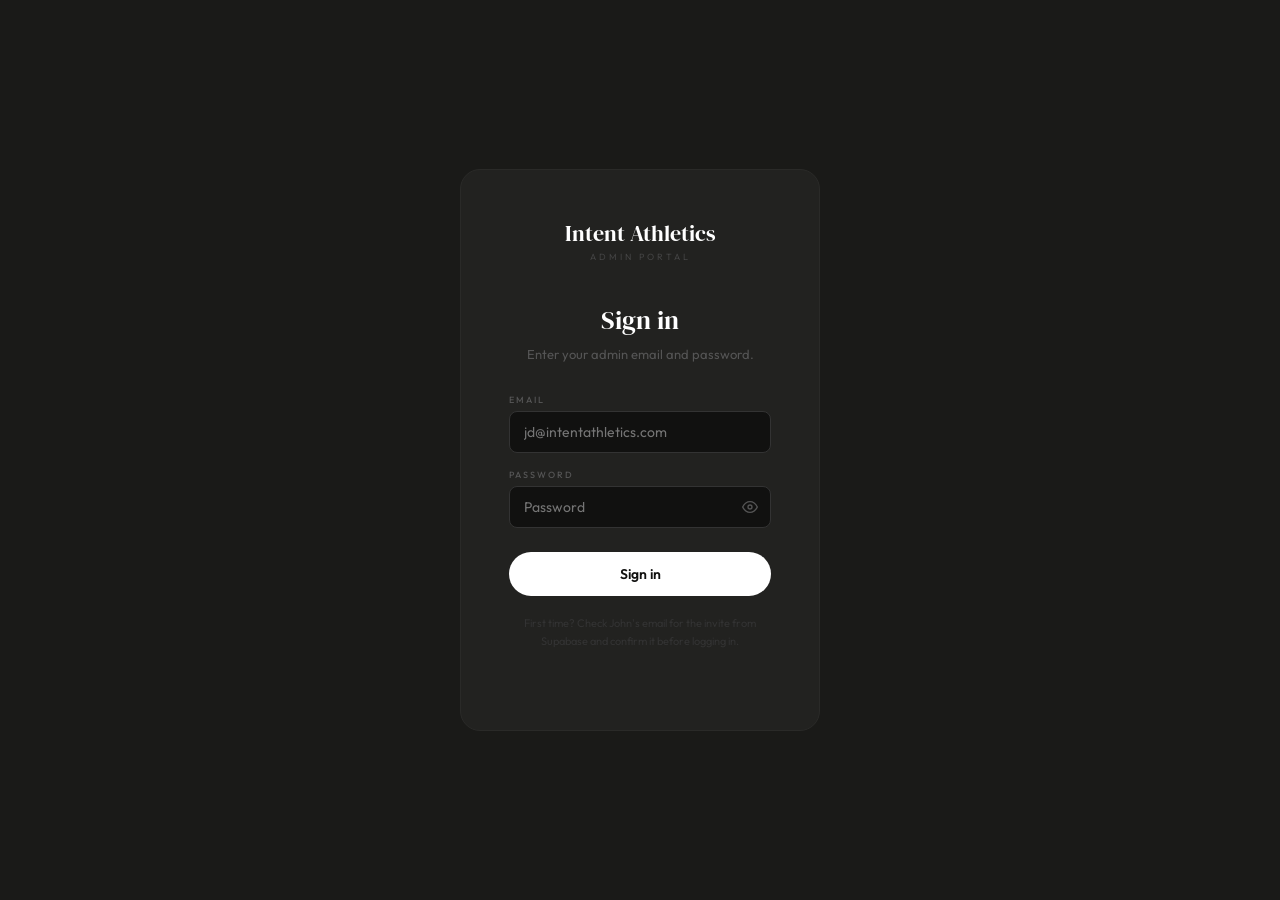
<file: admin.html>
<!DOCTYPE html>
<html lang="en">
<head>
  <meta charset="UTF-8">
  <meta name="viewport" content="width=device-width, initial-scale=1.0">
  <title>Admin — Intent Athletics</title>
  <meta name="robots" content="noindex, nofollow">
  <link rel="icon" href="images/favicon.ico">
  <link rel="apple-touch-icon" href="images/apple-touch-icon.png">
  <link href="https://fonts.googleapis.com/css2?family=DM+Serif+Display:ital@0;1&family=Outfit:wght@300;400;500;600&display=swap" rel="stylesheet">
  <link rel="stylesheet" href="css/admin.css">
</head>
<body>

<div class="login-screen" id="login-screen">
  <div class="login-card">
    <div class="login-logo">Intent Athletics</div>
    <div class="login-sub">Admin Portal</div>
    <h2>Sign in</h2>
    <p>Enter your admin email and password.</p>
    <div class="login-group">
      <label>Email</label>
      <input type="email" id="admin-email" placeholder="jd@intentathletics.com" autocomplete="email">
    </div>
    <div class="login-group">
      <label>Password</label>
      <div style="position:relative;">
        <input type="password" id="admin-pass" placeholder="Password" autocomplete="current-password" style="padding-right:44px;">
        <button id="toggle-pass" type="button" title="Show/hide password"
          style="position:absolute;right:0;top:0;height:100%;width:42px;background:none;border:none;cursor:pointer;color:#555;display:flex;align-items:center;justify-content:center;padding:0;">
          <svg id="eye-icon" width="16" height="16" viewBox="0 0 24 24" fill="none" stroke="currentColor" stroke-width="2">
            <path d="M1 12s4-8 11-8 11 8 11 8-4 8-11 8-11-8-11-8z"/>
            <circle cx="12" cy="12" r="3"/>
          </svg>
        </button>
      </div>
    </div>
    <button class="login-btn" id="login-btn">Sign in</button>
    <div class="login-error" id="login-error"></div>
    <p style="font-size:11px;color:#333;margin-top:1.2rem;line-height:1.6;">
      First time? Check John's email for the invite from Supabase and confirm it before logging in.
    </p>
  </div>
</div>

<div class="admin-wrap" id="admin-wrap" style="display:none;">
  <div class="sidebar">
    <div class="sidebar-head">
      <div class="sidebar-logo">Intent Athletics</div>
      <div class="sidebar-sub">Admin</div>
    </div>
    <div class="sidebar-nav">
      <div class="sidebar-section-label">Manage</div>
      <button class="sidebar-btn active" data-section="merch">
        <svg width="14" height="14" viewBox="0 0 24 24" fill="none" stroke="currentColor" stroke-width="2"><rect x="3" y="3" width="18" height="18" rx="2"/><path d="M3 9h18M9 21V9"/></svg>
        Merch
      </button>
      <button class="sidebar-btn" data-section="clients">
        <svg width="14" height="14" viewBox="0 0 24 24" fill="none" stroke="currentColor" stroke-width="2"><path d="M17 21v-2a4 4 0 0 0-4-4H5a4 4 0 0 0-4 4v2"/><circle cx="9" cy="7" r="4"/><path d="M23 21v-2a4 4 0 0 0-3-3.87M16 3.13a4 4 0 0 1 0 7.75"/></svg>
        Clients
      </button>
      <button class="sidebar-btn" data-section="training">
        <svg width="14" height="14" viewBox="0 0 24 24" fill="none" stroke="currentColor" stroke-width="2"><path d="M18 8h1a4 4 0 0 1 0 8h-1"/><path d="M2 8h16v9a4 4 0 0 1-4 4H6a4 4 0 0 1-4-4V8z"/><line x1="6" y1="1" x2="6" y2="4"/><line x1="10" y1="1" x2="10" y2="4"/><line x1="14" y1="1" x2="14" y2="4"/></svg>
        Training
      </button>
      <button class="sidebar-btn" data-section="bio">
        <svg width="14" height="14" viewBox="0 0 24 24" fill="none" stroke="currentColor" stroke-width="2"><path d="M20 21v-2a4 4 0 0 0-4-4H8a4 4 0 0 0-4 4v2"/><circle cx="12" cy="7" r="4"/></svg>
        Bio
      </button>
      <div class="sidebar-section-label" style="margin-top:1rem;">Site</div>
      <button class="sidebar-btn" data-section="settings">
        <svg width="14" height="14" viewBox="0 0 24 24" fill="none" stroke="currentColor" stroke-width="2"><circle cx="12" cy="12" r="3"/><path d="M19.4 15a1.65 1.65 0 0 0 .33 1.82l.06.06a2 2 0 0 1-2.83 2.83l-.06-.06a1.65 1.65 0 0 0-1.82-.33 1.65 1.65 0 0 0-1 1.51V21a2 2 0 0 1-4 0v-.09A1.65 1.65 0 0 0 9 19.4a1.65 1.65 0 0 0-1.82.33l-.06.06a2 2 0 0 1-2.83-2.83l.06-.06A1.65 1.65 0 0 0 4.68 15a1.65 1.65 0 0 0-1.51-1H3a2 2 0 0 1 0-4h.09A1.65 1.65 0 0 0 4.6 9a1.65 1.65 0 0 0-.33-1.82l-.06-.06a2 2 0 0 1 2.83-2.83l.06.06A1.65 1.65 0 0 0 9 4.68a1.65 1.65 0 0 0 1-1.51V3a2 2 0 0 1 4 0v.09a1.65 1.65 0 0 0 1 1.51 1.65 1.65 0 0 0 1.82-.33l.06-.06a2 2 0 0 1 2.83 2.83l-.06.06A1.65 1.65 0 0 0 19.4 9a1.65 1.65 0 0 0 1.51 1H21a2 2 0 0 1 0 4h-.09a1.65 1.65 0 0 0-1.51 1z"/></svg>
        Settings
      </button>
    </div>
    <div class="sidebar-footer">
      <a href="index.html" target="_blank">↗ View website</a>
      <button id="logout-btn">Sign out</button>
    </div>
  </div>

  <div class="main-area">
    <div class="editor-panel">
      <div class="editor-header">
        <span class="editor-title" id="editor-title">Merch items</span>
        <button class="add-btn" id="add-btn" style="width:auto;padding:6px 16px;font-size:12px;border-radius:99px;">+ Add</button>
      </div>
      <div class="editor-body" id="editor-body"></div>
    </div>
    <div class="preview-panel">
      <div class="preview-header">
        <span class="preview-label">Live preview</span>
      </div>
      <div class="preview-body" id="preview-body"></div>
    </div>
  </div>
</div>

<div class="toast" id="toast"></div>
<script src="js/supabase.js"></script>
<script src="js/admin.js"></script>
</body>
</html>
</file>
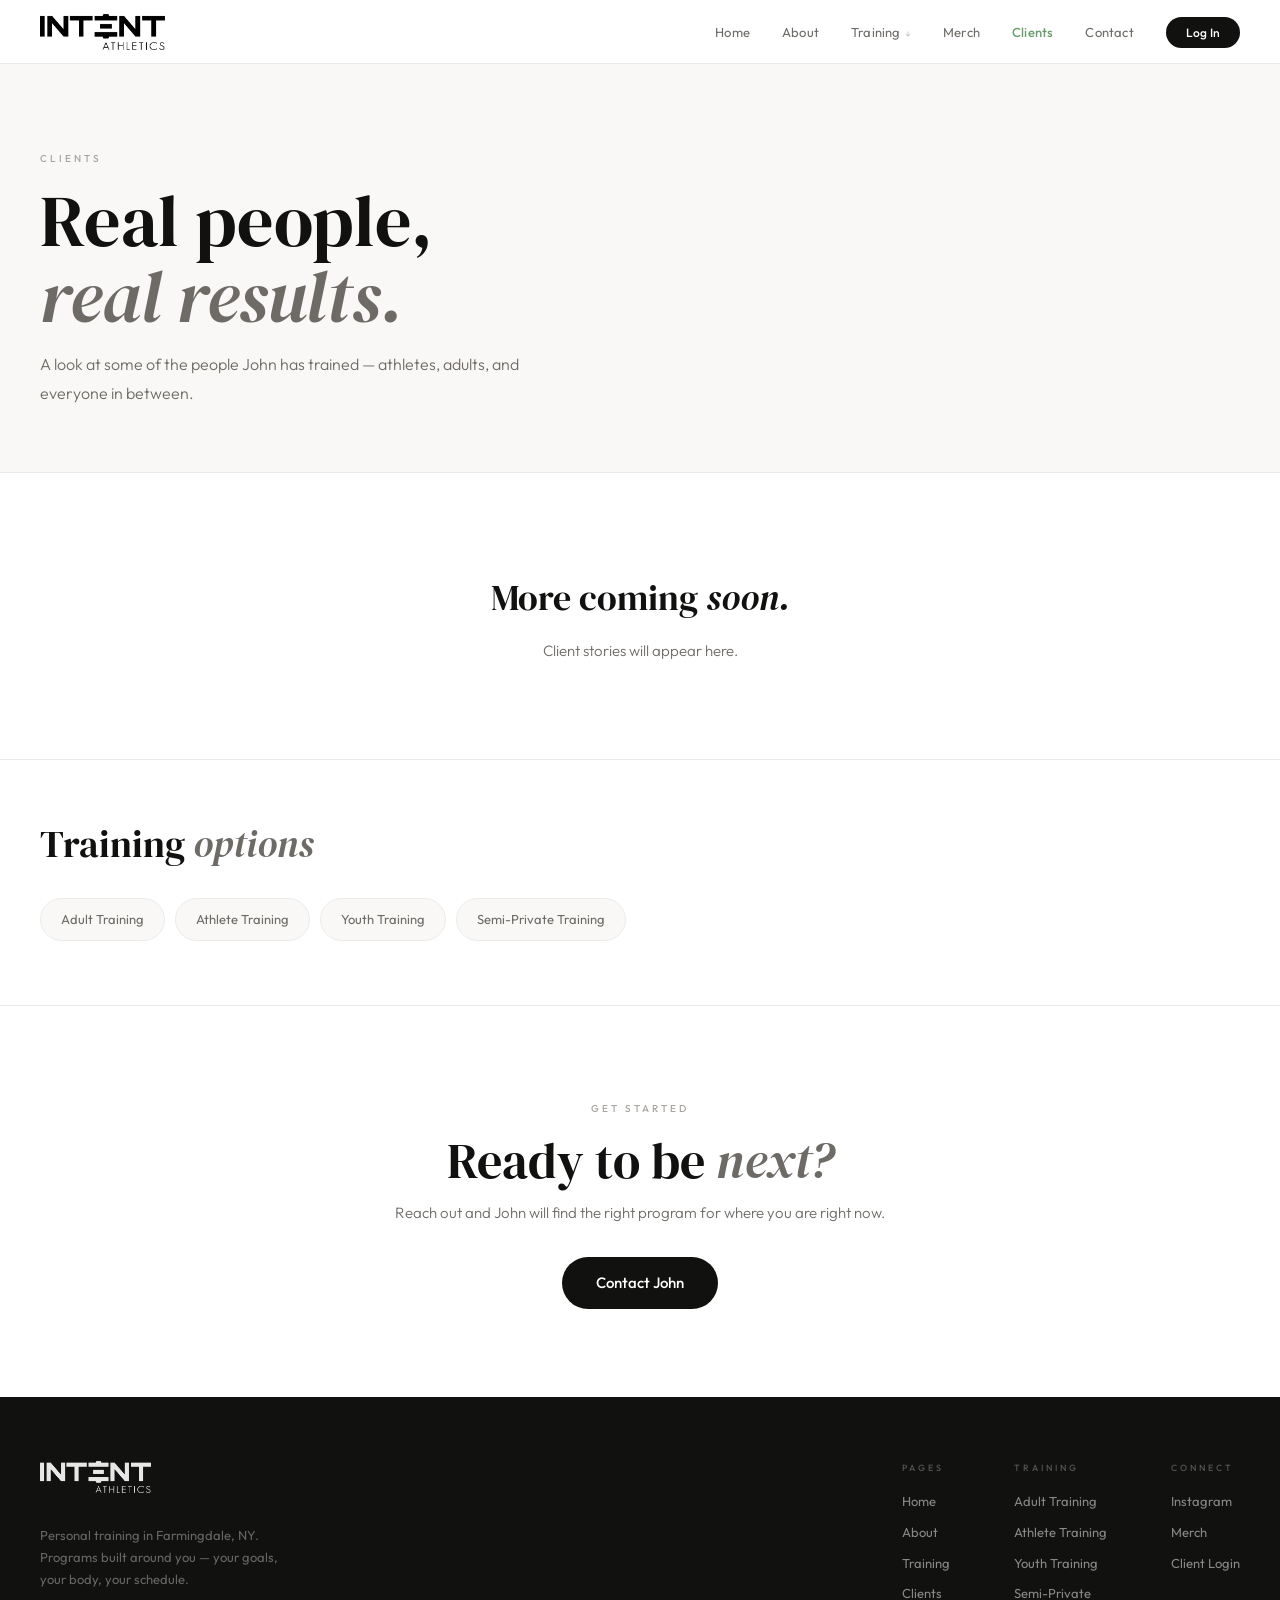
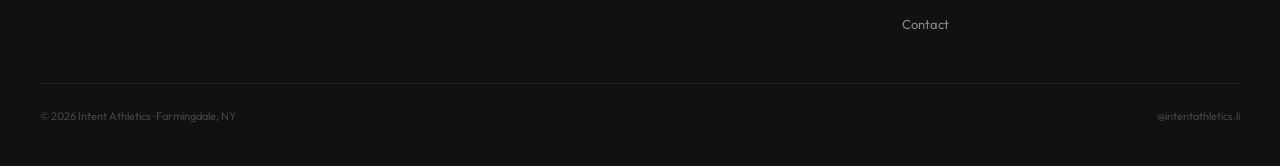
<file: clients.html>
<!DOCTYPE html>
<html lang="en">
<head>
  <meta charset="UTF-8">
  <meta name="viewport" content="width=device-width, initial-scale=1.0">
  <title>Client Results — Personal Trainer in Farmingdale, NY | Intent Athletics</title>
  <meta name="description" content="Real clients, real results. See how Intent Athletics personal training in Farmingdale, NY has helped athletes and adults of all ages on Long Island.">
  <link rel="icon" href="images/favicon.ico">
  <link rel="apple-touch-icon" href="images/apple-touch-icon.png">
  <link rel="stylesheet" href="css/style.css">
  <style>
    .clients-header {
      padding: 5rem 2.5rem 4rem;
      background: var(--off);
      border-bottom: 1px solid var(--border);
    }
    .clients-header h1 {
      font-family: var(--font-display);
      font-size: clamp(44px,6vw,72px);
      font-weight: 400; color: var(--ink); line-height: 1.05; margin-bottom: 1rem;
    }
    .clients-header h1 em { font-style: italic; color: var(--ink-3); }
    .clients-header p { font-size: 16px; color: var(--ink-3); max-width: 500px; line-height: 1.8; font-weight: 300; }

    /* FEATURED */
    .featured-client {
      display: grid;
      grid-template-columns: 1fr 1fr;
      border-bottom: 1px solid var(--border);
      min-height: 520px;
    }
    .featured-photo {
      position: relative; overflow: hidden;
      background: var(--surface);
    }
    .featured-photo img {
      width: 100%; height: 100%;
      object-fit: cover; object-position: center top; display: block;
    }
    .featured-content {
      padding: 5rem 3rem 5rem 3.5rem;
      display: flex; flex-direction: column; justify-content: center;
      border-left: 1px solid var(--border);
    }
    .client-type-badge {
      display: inline-block;
      background: var(--green-bg); color: var(--green);
      font-size: 10px; font-weight: 500;
      padding: 4px 12px; border-radius: var(--radius-pill);
      margin-bottom: 1.5rem;
    }
    .featured-content h2 {
      font-family: var(--font-display);
      font-size: clamp(28px,4vw,46px);
      font-weight: 400; color: var(--ink);
      line-height: 1.1; margin-bottom: 0.5rem;
    }
    .client-subtitle {
      font-size: 12px; font-weight: 500;
      letter-spacing: 2px; text-transform: uppercase;
      color: var(--ink-4); margin-bottom: 2rem;
    }
    .client-quote {
      font-family: var(--font-display);
      font-size: 20px; font-style: italic;
      color: var(--ink-3); line-height: 1.55;
      margin-bottom: 2rem;
      padding-left: 1.5rem;
      border-left: 2px solid var(--border-mid);
    }
    .client-detail-row {
      display: flex; flex-direction: column; gap: 3px;
      padding: 1rem 0; border-top: 1px solid var(--border);
    }
    .client-detail-label {
      font-size: 9px; font-weight: 500; letter-spacing: 2px;
      text-transform: uppercase; color: var(--ink-4);
    }
    .client-detail-val { font-size: 13px; color: var(--ink); }

    /* GRID */
    .clients-grid-section {
      padding: 5rem 2.5rem;
      background: var(--off);
      border-bottom: 1px solid var(--border);
    }
    .clients-grid-section h2 {
      font-family: var(--font-display);
      font-size: clamp(28px,3.5vw,42px);
      font-weight: 400; color: var(--ink);
      line-height: 1.1; margin-bottom: 2.5rem;
    }
    .clients-grid-section h2 em { font-style: italic; color: var(--ink-3); }
    .clients-grid {
      display: grid;
      grid-template-columns: repeat(3, 1fr);
      gap: 16px;
    }
    .client-card {
      background: var(--white);
      border: 1px solid var(--border);
      border-radius: var(--radius-card);
      overflow: hidden;
      transition: border-color 0.2s, transform 0.2s;
    }
    .client-card:hover { border-color: var(--border-mid); transform: translateY(-2px); }
    .client-card-photo {
      aspect-ratio: 4/5; overflow: hidden;
      background: var(--surface); position: relative;
    }
    .client-card-photo img {
      width: 100%; height: 100%;
      object-fit: cover; object-position: center top; display: block;
    }
    .client-card-body { padding: 1.5rem; }
    .client-card-badge {
      display: inline-block;
      background: var(--surface); color: var(--ink-4);
      font-size: 9px; font-weight: 500;
      padding: 3px 10px; border-radius: var(--radius-pill);
      letter-spacing: 1px; text-transform: uppercase; margin-bottom: 0.8rem;
    }
    .client-card h3 {
      font-family: var(--font-display);
      font-size: 22px; font-weight: 400; color: var(--ink); margin-bottom: 0.5rem;
    }
    .client-card-meta {
      font-size: 11px; color: var(--ink-4);
      letter-spacing: 1px; text-transform: uppercase; margin-bottom: 1rem;
    }
    .client-card-quote {
      font-size: 13px; color: var(--ink-3);
      line-height: 1.75; font-style: italic;
      font-family: var(--font-display);
    }

    /* EMPTY STATE — only shown if no clients added yet */
    .clients-empty {
      display: none;
      text-align: center;
      padding: 6rem 2.5rem;
      border-bottom: 1px solid var(--border);
    }
    .clients-empty h2 {
      font-family: var(--font-display);
      font-size: 36px; font-weight: 400; color: var(--ink);
      margin-bottom: 0.8rem;
    }
    .clients-empty p { font-size: 15px; color: var(--ink-3); font-weight: 300; }

    /* TYPE STRIP */
    .type-strip { padding: 4rem 2.5rem; border-bottom: 1px solid var(--border); }
    .type-strip h2 {
      font-family: var(--font-display);
      font-size: clamp(26px,3vw,38px);
      font-weight: 400; color: var(--ink); margin-bottom: 2rem; line-height: 1.1;
    }
    .type-strip h2 em { font-style: italic; color: var(--ink-3); }
    .type-pills { display: flex; flex-wrap: wrap; gap: 10px; }
    .type-pill {
      background: var(--off); border: 1px solid var(--border);
      border-radius: var(--radius-pill); padding: 10px 20px;
      font-size: 13px; color: var(--ink-3); text-decoration: none; transition: all 0.2s;
    }
    .type-pill:hover { background: var(--ink); color: var(--white); border-color: var(--ink); }

    .cta-section { padding: 5.5rem 2.5rem; text-align: center; }
    .cta-section h2 {
      font-family: var(--font-display);
      font-size: clamp(28px,4vw,50px);
      font-weight: 400; color: var(--ink); line-height: 1.1; margin-bottom: 0.8rem;
    }
    .cta-section h2 em { font-style: italic; color: var(--ink-3); }
    .cta-section p { font-size: 15px; color: var(--ink-3); margin-bottom: 2rem; font-weight: 300; }

    @media(max-width:900px){
      .clients-header { padding: 3rem 1.25rem; }
      .featured-client { grid-template-columns: 1fr; }
      .featured-photo { height: 340px; }
      .featured-content { padding: 3rem 1.25rem; border-left: none; border-top: 1px solid var(--border); }
      .clients-grid-section { padding: 3.5rem 1.25rem; }
      .clients-grid { grid-template-columns: 1fr 1fr; }
      .type-strip { padding: 3rem 1.25rem; }
      .cta-section { padding: 4rem 1.25rem; }
    }
    @media(max-width:600px){ .clients-grid { grid-template-columns: 1fr; } }
  </style>
  <meta property="og:image" content="https://intentathletics.com/images/og-image.jpg">
  <meta property="og:url" content="https://intentathletics.com/clients.html">
  <!-- LocalBusiness Schema -->
  <script type="application/ld+json">
  {
    "@context": "https://schema.org",
    "@type": "LocalBusiness",
    "name": "Intent Athletics",
    "description": "Personal trainer in Farmingdale, NY offering strength training, youth athlete training, adult training, and semi-private personal training on Long Island.",
    "url": "https://intentathletics.com",
    "telephone": "",
    "address": {
      "@type": "PostalAddress",
      "addressLocality": "Farmingdale",
      "addressRegion": "NY",
      "addressCountry": "US"
    },
    "geo": {
      "@type": "GeoCoordinates",
      "latitude": "40.7326",
      "longitude": "-73.4454"
    },
    "openingHours": "Mo-Sa 06:00-20:00",
    "priceRange": "$$",
    "image": "https://intentathletics.com/images/gym.jpg",
    "sameAs": [
      "https://www.instagram.com/intentathletics.li/"
    ],
    "founder": {
      "@type": "Person",
      "name": "John Dunlop",
      "jobTitle": "Personal Trainer",
      "description": "Personal trainer in Farmingdale, NY with 15+ years of experience training youth athletes, adults, and competitive athletes on Long Island."
    },
    "hasOfferCatalog": {
      "@type": "OfferCatalog",
      "name": "Training Programs",
      "itemListElement": [
        {
          "@type": "Offer",
          "itemOffered": {
            "@type": "Service",
            "name": "Adult Personal Training",
            "description": "One-on-one personal training in Farmingdale, NY for adults of all fitness levels."
          }
        },
        {
          "@type": "Offer",
          "itemOffered": {
            "@type": "Service",
            "name": "Youth Athlete Training",
            "description": "Youth athlete training in Farmingdale, NY for ages 7 and up."
          }
        },
        {
          "@type": "Offer",
          "itemOffered": {
            "@type": "Service",
            "name": "Athlete Performance Training",
            "description": "Strength and conditioning for competitive athletes on Long Island."
          }
        },
        {
          "@type": "Offer",
          "itemOffered": {
            "@type": "Service",
            "name": "Semi-Private Training",
            "description": "Semi-private personal training on Long Island — individualized programs, shared sessions."
          }
        }
      ]
    }
  }
  </script>  <meta property="og:type" content="website">
  <!-- Get it from search.google.com/search-console → Add property → HTML tag method -->
  <!-- <meta name="google-site-verification" content="YOUR_VERIFICATION_CODE"> -->
</head>
<body>
<div id="nav-placeholder"></div>
<main>

  <div class="clients-header">
    <span class="eyebrow">Clients</span>
    <h1>Real people,<br><em>real results.</em></h1>
    <p>A look at some of the people John has trained — athletes, adults, and everyone in between.</p>
  </div>

  <!-- shown when no clients added -->
  <div class="clients-empty" id="clients-empty">
    <h2>More coming <em>soon.</em></h2>
    <p>Client stories will appear here.</p>
  </div>

  <!-- Featured client — hidden until content added -->
  <section class="featured-client" id="featured-section" style="display:none;">
    <div class="featured-photo" id="featured-photo"></div>
    <div class="featured-content" id="featured-content"></div>
  </section>

  <!-- Grid — hidden until content added -->
  <section class="clients-grid-section" id="grid-section" style="display:none;">
    <h2>More <em>clients</em></h2>
    <div class="clients-grid" id="clients-grid"></div>
  </section>

  <section class="type-strip">
    <h2>Training <em>options</em></h2>
    <div class="type-pills">
      <a href="training.html#adult" class="type-pill">Adult Training</a>
      <a href="training.html#athlete" class="type-pill">Athlete Training</a>
      <a href="training.html#youth" class="type-pill">Youth Training</a>
      <a href="training.html#semi-private" class="type-pill">Semi-Private Training</a>
    </div>
  </section>

  <section class="cta-section">
    <span class="eyebrow">Get started</span>
    <h2>Ready to be <em>next?</em></h2>
    <p>Reach out and John will find the right program for where you are right now.</p>
    <a href="contact.html" class="btn btn-primary" style="font-size:15px;padding:14px 34px;">Contact John</a>
  </section>

</main>
<div id="footer-placeholder"></div>
<script src="js/store.js"></script>
<script src="js/components.js"></script>
<script>
document.addEventListener('DOMContentLoaded', async () => {
  const all = await window.IA_STORE.getTestimonials();

  // Nothing saved yet — show coming soon
  if (!all || all.length === 0) {
    document.getElementById('clients-empty').style.display = 'block';
    return;
  }

  const featured = all.find(t => t.featured) || all[0];
  const rest = all.filter(t => t !== featured);

  // Featured
  document.getElementById('featured-section').style.display = 'grid';
  document.getElementById('featured-photo').innerHTML = featured.photo
    ? `<img src="${featured.photo}" alt="${featured.name}">`
    : `<div style="width:100%;height:100%;min-height:400px;background:var(--surface);"></div>`;

  document.getElementById('featured-content').innerHTML = `
    <span class="client-type-badge">${featured.program || ''}</span>
    <h2>${featured.name}</h2>
    <div class="client-subtitle">${featured.subtitle || ''}</div>
    ${featured.quote ? `<div class="client-quote">"${featured.quote}"</div>` : ''}
    ${featured.program ? `<div class="client-detail-row"><span class="client-detail-label">Program</span><span class="client-detail-val">${featured.program}</span></div>` : ''}
  `;

  // Grid
  if (rest.length > 0) {
    document.getElementById('grid-section').style.display = 'block';
    document.getElementById('clients-grid').innerHTML = rest.map(t => `
      <div class="client-card">
        <div class="client-card-photo">
          ${t.photo ? `<img src="${t.photo}" alt="${t.name}">` : `<div style="width:100%;height:100%;background:var(--surface);"></div>`}
        </div>
        <div class="client-card-body">
          <span class="client-card-badge">${t.program || ''}</span>
          <h3>${t.name}</h3>
          ${t.subtitle ? `<div class="client-card-meta">${t.subtitle}</div>` : ''}
          ${t.quote ? `<div class="client-card-quote">"${t.quote}"</div>` : ''}
        </div>
      </div>
    `).join('');
  }
});
</script>
</body>
</html>
</file>
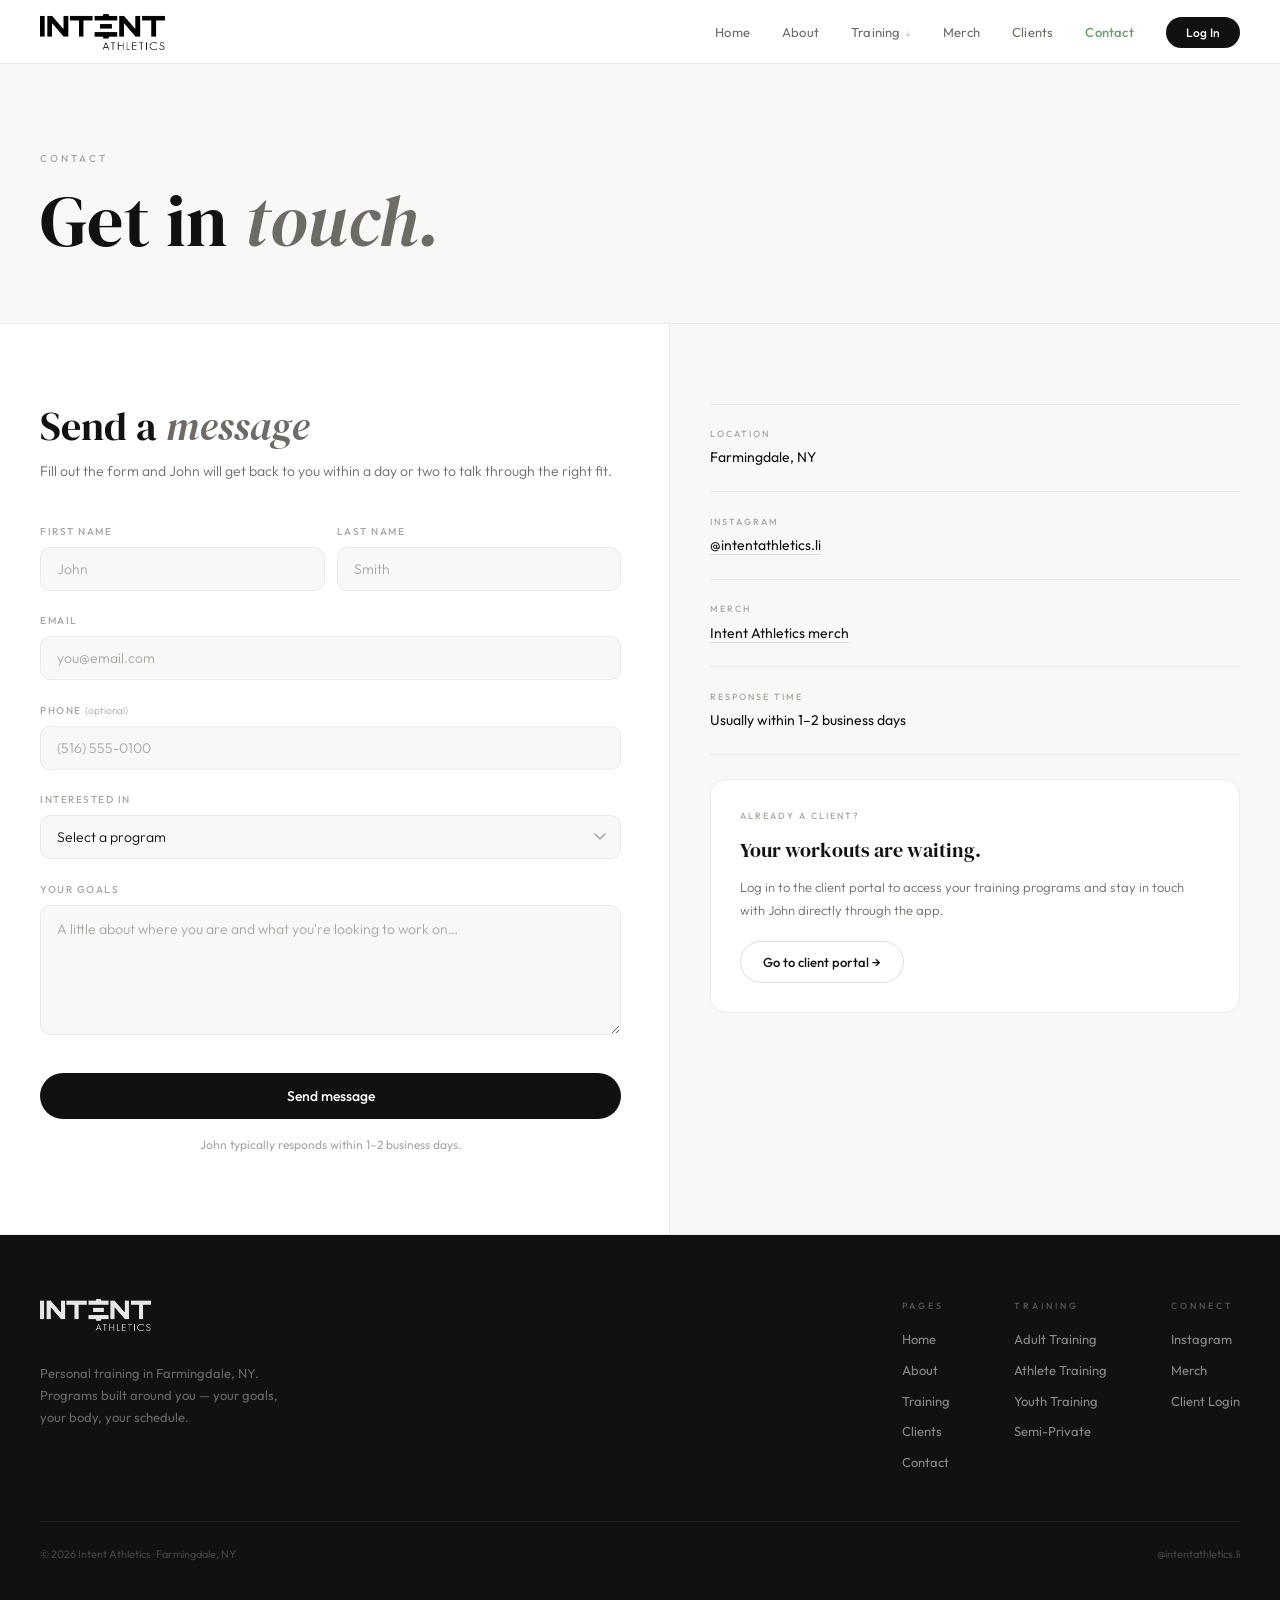
<file: contact.html>
<!DOCTYPE html>
<html lang="en">
<head>
  <meta charset="UTF-8">
  <meta name="viewport" content="width=device-width, initial-scale=1.0">
  <title>Contact — Personal Trainer in Farmingdale, NY | Intent Athletics</title>
  <meta name="description" content="Get in touch with John Dunlop at Intent Athletics. Personal trainer in Farmingdale, NY offering strength training, youth athlete training, and semi-private training on Long Island.">
  <link rel="icon" href="images/favicon.ico">
  <link rel="apple-touch-icon" href="images/apple-touch-icon.png">
  <link rel="stylesheet" href="css/style.css">
  <style>
    .contact-header {
      padding: 5rem 2.5rem 4rem;
      background: var(--off);
      border-bottom: 1px solid var(--border);
    }
    .contact-header h1 {
      font-family: var(--font-display);
      font-size: clamp(44px,6vw,72px);
      font-weight: 400; color: var(--ink);
      line-height: 1.05;
    }
    .contact-header h1 em { font-style: italic; color: var(--ink-3); }

    .contact-layout {
      display: grid;
      grid-template-columns: 1.1fr 1fr;
      gap: 0;
      border-bottom: 1px solid var(--border);
    }

    .form-side {
      padding: 5rem 3rem 5rem 2.5rem;
      border-right: 1px solid var(--border);
    }

    .form-side h2 {
      font-family: var(--font-display);
      font-size: clamp(26px,3.5vw,40px);
      font-weight: 400; color: var(--ink);
      line-height: 1.1; margin-bottom: 0.7rem;
    }
    .form-side h2 em { font-style: italic; color: var(--ink-3); }
    .form-side > p { font-size:14px; color:var(--ink-3); line-height:1.8; margin-bottom:2.5rem; font-weight:300; }

    .form-group { margin-bottom: 1.4rem; }
    .form-group label {
      display: block; font-size: 10px; font-weight: 500;
      letter-spacing: 1.5px; text-transform: uppercase;
      color: var(--ink-4); margin-bottom: 7px;
    }
    .form-group input,
    .form-group textarea,
    .form-group select {
      width: 100%; background: var(--off);
      border: 1.5px solid var(--border); border-radius: var(--radius-sm);
      color: var(--ink); font-family: var(--font-body);
      font-size: 14px; font-weight: 300;
      padding: 12px 16px; outline: none;
      transition: border-color 0.2s, background 0.2s;
      -webkit-appearance: none; appearance: none;
    }
    .form-group input:focus,
    .form-group textarea:focus,
    .form-group select:focus { border-color: var(--ink-3); background: var(--white); }
    .form-group input::placeholder,
    .form-group textarea::placeholder { color: var(--ink-4); }
    .form-group textarea { min-height: 130px; resize: vertical; line-height: 1.65; }
    .form-group select {
      cursor: pointer;
      background-image: url("data:image/svg+xml,%3Csvg xmlns='http://www.w3.org/2000/svg' width='12' height='8' viewBox='0 0 12 8'%3E%3Cpath d='M1 1l5 5 5-5' stroke='%23a8a5a1' stroke-width='1.5' fill='none' stroke-linecap='round'/%3E%3C/svg%3E");
      background-repeat: no-repeat; background-position: right 14px center; padding-right: 40px;
    }
    .form-row { display: grid; grid-template-columns: 1fr 1fr; gap: 12px; }

    .submit-btn {
      width: 100%; background: var(--ink); color: var(--white);
      font-family: var(--font-body); font-size: 14px; font-weight: 500;
      padding: 14px; border: none; border-radius: var(--radius-pill);
      cursor: pointer; transition: background 0.2s; margin-top: 0.5rem;
    }
    .submit-btn:hover { background: var(--ink-2); }

    .form-note { font-size: 12px; color: var(--ink-4); margin-top: 1rem; text-align: center; }

    .success-banner {
      display: none;
      background: #f0f7e8; border: 1.5px solid #c0dfa0;
      border-radius: var(--radius-sm); padding: 1.2rem 1.4rem;
      margin-top: 1rem; font-size: 14px; color: var(--green);
      text-align: center;
    }

    .info-side {
      padding: 5rem 2.5rem;
      background: var(--off);
      display: flex; flex-direction: column; gap: 0;
      justify-content: flex-start;
    }

    .info-item {
      padding: 1.4rem 0;
      border-bottom: 1px solid var(--border);
    }
    .info-item:first-child { border-top: 1px solid var(--border); }
    .info-label {
      font-size: 9px; font-weight: 500; letter-spacing: 2px;
      text-transform: uppercase; color: var(--ink-4); margin-bottom: 5px;
    }
    .info-val { font-size: 14px; color: var(--ink); line-height: 1.6; }
    .info-val a { color: var(--ink); text-decoration: none; border-bottom: 1px solid var(--border-mid); transition: border-color 0.2s; }
    .info-val a:hover { border-color: var(--ink-3); }

    .portal-card {
      background: var(--white);
      border: 1.5px solid var(--border);
      border-radius: var(--radius-card);
      padding: 1.8rem; margin-top: 1.5rem;
    }
    .portal-card-label { font-size: 9px; font-weight: 500; letter-spacing: 2px; text-transform: uppercase; color: var(--ink-4); margin-bottom: 0.7rem; }
    .portal-card h3 { font-family: var(--font-display); font-size: 20px; font-weight: 400; color: var(--ink); margin-bottom: 0.6rem; }
    .portal-card p { font-size: 13px; color: var(--ink-3); line-height: 1.75; margin-bottom: 1.2rem; font-weight: 300; }

    @media(max-width:900px){
      .contact-header { padding: 3rem 1.25rem; }
      .contact-layout { grid-template-columns: 1fr; }
      .form-side { padding: 3rem 1.25rem; border-right: none; border-bottom: 1px solid var(--border); }
      .info-side { padding: 3rem 1.25rem; }
      .form-row { grid-template-columns: 1fr; }
    }
  </style>
  <meta property="og:image" content="https://intentathletics.com/images/og-image.jpg">
  <meta property="og:url" content="https://intentathletics.com/contact.html">
  <!-- LocalBusiness Schema -->
  <script type="application/ld+json">
  {
    "@context": "https://schema.org",
    "@type": "LocalBusiness",
    "name": "Intent Athletics",
    "description": "Personal trainer in Farmingdale, NY offering strength training, youth athlete training, adult training, and semi-private personal training on Long Island.",
    "url": "https://intentathletics.com",
    "telephone": "",
    "address": {
      "@type": "PostalAddress",
      "addressLocality": "Farmingdale",
      "addressRegion": "NY",
      "addressCountry": "US"
    },
    "geo": {
      "@type": "GeoCoordinates",
      "latitude": "40.7326",
      "longitude": "-73.4454"
    },
    "openingHours": "Mo-Sa 06:00-20:00",
    "priceRange": "$$",
    "image": "https://intentathletics.com/images/gym.jpg",
    "sameAs": [
      "https://www.instagram.com/intentathletics.li/"
    ],
    "founder": {
      "@type": "Person",
      "name": "John Dunlop",
      "jobTitle": "Personal Trainer",
      "description": "Personal trainer in Farmingdale, NY with 15+ years of experience training youth athletes, adults, and competitive athletes on Long Island."
    },
    "hasOfferCatalog": {
      "@type": "OfferCatalog",
      "name": "Training Programs",
      "itemListElement": [
        {
          "@type": "Offer",
          "itemOffered": {
            "@type": "Service",
            "name": "Adult Personal Training",
            "description": "One-on-one personal training in Farmingdale, NY for adults of all fitness levels."
          }
        },
        {
          "@type": "Offer",
          "itemOffered": {
            "@type": "Service",
            "name": "Youth Athlete Training",
            "description": "Youth athlete training in Farmingdale, NY for ages 7 and up."
          }
        },
        {
          "@type": "Offer",
          "itemOffered": {
            "@type": "Service",
            "name": "Athlete Performance Training",
            "description": "Strength and conditioning for competitive athletes on Long Island."
          }
        },
        {
          "@type": "Offer",
          "itemOffered": {
            "@type": "Service",
            "name": "Semi-Private Training",
            "description": "Semi-private personal training on Long Island — individualized programs, shared sessions."
          }
        }
      ]
    }
  }
  </script>  <meta property="og:type" content="website">
  <!-- Get it from search.google.com/search-console → Add property → HTML tag method -->
  <!-- <meta name="google-site-verification" content="YOUR_VERIFICATION_CODE"> -->
</head>
<body>
<div id="nav-placeholder"></div>
<main>
  <div class="contact-header">
    <span class="eyebrow">Contact</span>
    <h1>Get in <em>touch.</em></h1>
  </div>

  <div class="contact-layout">
    <div class="form-side">
      <h2>Send a <em>message</em></h2>
      <p>Fill out the form and John will get back to you within a day or two to talk through the right fit.</p>
      <form id="contact-form">
        <div class="form-row">
          <div class="form-group">
            <label for="fname">First name</label>
            <input type="text" id="fname" name="first_name" placeholder="John" required>
          </div>
          <div class="form-group">
            <label for="lname">Last name</label>
            <input type="text" id="lname" name="last_name" placeholder="Smith" required>
          </div>
        </div>
        <div class="form-group">
          <label for="email">Email</label>
          <input type="email" id="email" name="email" placeholder="you@email.com" required>
        </div>
        <div class="form-group">
          <label for="phone">Phone <span style="font-weight:300;text-transform:none;letter-spacing:0;">(optional)</span></label>
          <input type="tel" id="phone" name="phone" placeholder="(516) 555-0100" maxlength="14" inputmode="numeric">
        </div>
        <div class="form-group">
          <label for="interest">Interested in</label>
          <select id="interest" name="interest">
            <option value="">Select a program</option>
            <option value="Not sure yet">Not sure yet</option>
          </select>
        </div>
        <div class="form-group">
          <label for="message">Your goals</label>
          <textarea id="message" name="message" placeholder="A little about where you are and what you're looking to work on…"></textarea>
        </div>
        <button type="submit" class="submit-btn">Send message</button>
        <p class="form-note">John typically responds within 1–2 business days.</p>
        <div class="success-banner" id="success-msg">Message sent — John will be in touch soon.</div>
      </form>
    </div>

    <div class="info-side">
      <div class="info-item">
        <div class="info-label">Location</div>
        <div class="info-val">Farmingdale, NY</div>
      </div>
      <div class="info-item">
        <div class="info-label">Instagram</div>
        <div class="info-val"><a href="https://www.instagram.com/intentathletics.li/" target="_blank">@intentathletics.li</a></div>
      </div>
      <div class="info-item">
        <div class="info-label">Merch</div>
        <div class="info-val"><a href="merch.html">Intent Athletics merch</a></div>
      </div>
      <div class="info-item">
        <div class="info-label">Response time</div>
        <div class="info-val">Usually within 1–2 business days</div>
      </div>
      <div class="portal-card">
        <div class="portal-card-label">Already a client?</div>
        <h3>Your workouts are waiting.</h3>
        <p>Log in to the client portal to access your training programs and stay in touch with John directly through the app.</p>
        <a href="https://trainwith.intentathletics.com" target="_blank" class="btn btn-outline" style="font-size:13px;padding:10px 22px;">Go to client portal →</a>
      </div>
    </div>
  </div>
</main>
<div id="footer-placeholder"></div>
<script src="js/store.js"></script>
<script src="js/components.js"></script>
<script>
document.addEventListener('DOMContentLoaded', async () => {

  // ── Phone number auto-formatter ──
  // Formats to (XXX) XXX-XXXX as the user types regardless of input style
  const phoneInput = document.getElementById('phone');
  phoneInput.addEventListener('input', function(e) {
    // Strip everything except digits
    const digits = this.value.replace(/\D/g, '').substring(0, 10);
    let formatted = '';
    if (digits.length === 0) {
      formatted = '';
    } else if (digits.length <= 3) {
      formatted = `(${digits}`;
    } else if (digits.length <= 6) {
      formatted = `(${digits.slice(0,3)}) ${digits.slice(3)}`;
    } else {
      formatted = `(${digits.slice(0,3)}) ${digits.slice(3,6)}-${digits.slice(6)}`;
    }
    this.value = formatted;
  });

  // Also format on paste
  phoneInput.addEventListener('paste', function() {
    setTimeout(() => {
      const digits = this.value.replace(/\D/g, '').substring(0, 10);
      if (digits.length === 10) {
        this.value = `(${digits.slice(0,3)}) ${digits.slice(3,6)}-${digits.slice(6)}`;
      }
    }, 0);
  });

  // ── Populate interest dropdown from Supabase training programs ──
  const select = document.getElementById('interest');
  try {
    const programs = await window.IA_STORE.getTraining();
    if (programs && programs.length) {
      select.innerHTML = '<option value="">Select a program</option>';
      programs.forEach(p => {
        const opt = document.createElement('option');
        opt.value = p.title;
        opt.textContent = p.title;
        select.appendChild(opt);
      });
      const notSure = document.createElement('option');
      notSure.value = 'Not sure yet';
      notSure.textContent = 'Not sure yet';
      select.appendChild(notSure);
    }
  } catch (e) {
    console.warn('Could not load training programs:', e);
  }

  // ── Contact form ──
  const FORMSPREE_ID   = 'xwvzbzeq';
  const JOHN_EMAIL     = 'jd@intentathletics.com';
  const form    = document.getElementById('contact-form');
  const success = document.getElementById('success-msg');

  form.addEventListener('submit', async function(e) {
    e.preventDefault();
    const btn = form.querySelector('button[type="submit"]');

    const fname = document.getElementById('fname').value.trim();
    const email = document.getElementById('email').value.trim();

    if (!fname || !email) {
      success.textContent = 'Please fill in your name and email.';
      success.style.background = '#fef2f2';
      success.style.borderColor = '#fecaca';
      success.style.color = '#b91c1c';
      success.style.display = 'block';
      return;
    }

    btn.textContent = 'Sending…';
    btn.disabled = true;

    // Format phone cleanly before saving — strips to (XXX) XXX-XXXX
    const rawPhone  = document.getElementById('phone').value.trim();
    const digits    = rawPhone.replace(/\D/g, '');
    const phone     = digits.length === 10
      ? `(${digits.slice(0,3)}) ${digits.slice(3,6)}-${digits.slice(6)}`
      : rawPhone || 'Not provided';

    const interest = document.getElementById('interest').value || 'Not specified';
    const goals    = document.getElementById('message').value.trim() || '';

    const data = {
      first_name: fname,
      last_name:  document.getElementById('lname').value.trim(),
      email,
      phone,
      interest,
      message: goals
    };

    // Submit to both simultaneously
    const [formspreeResult, supabaseResult] = await Promise.allSettled([

      // ── Formspree — emails John at jd@intentathletics.com ──
      fetch(`https://formspree.io/f/${FORMSPREE_ID}`, {
        method: 'POST',
        headers: { 'Accept': 'application/json', 'Content-Type': 'application/json' },
        body: JSON.stringify({
          _replyto:  email,
          _subject:  `New inquiry from ${fname} ${data.last_name} — ${interest}`,
          name:      `${fname} ${data.last_name}`.trim(),
          email,
          phone,
          program:   interest,
          goals,
          _to:       JOHN_EMAIL
        })
      }).then(r => r.ok),

      // ── Supabase — saves full record to contacts table ──
      window.IA_STORE.submitContact(data)

    ]);

    btn.textContent = 'Send message';
    btn.disabled = false;

    const sent = formspreeResult.value === true || supabaseResult.value === true;

    if (sent) {
      success.textContent = 'Message sent — John will be in touch within 1–2 business days.';
      success.style.background = '#f0f7e8';
      success.style.borderColor = '#c0dfa0';
      success.style.color = '#4a7a14';
      success.style.display = 'block';
      form.reset();
      select.value = '';
    } else {
      success.textContent = 'Something went wrong — please try again or reach out on Instagram @intentathletics.li';
      success.style.background = '#fef2f2';
      success.style.borderColor = '#fecaca';
      success.style.color = '#b91c1c';
      success.style.display = 'block';
    }
  });

});
</script>
</body>
</html>
</file>
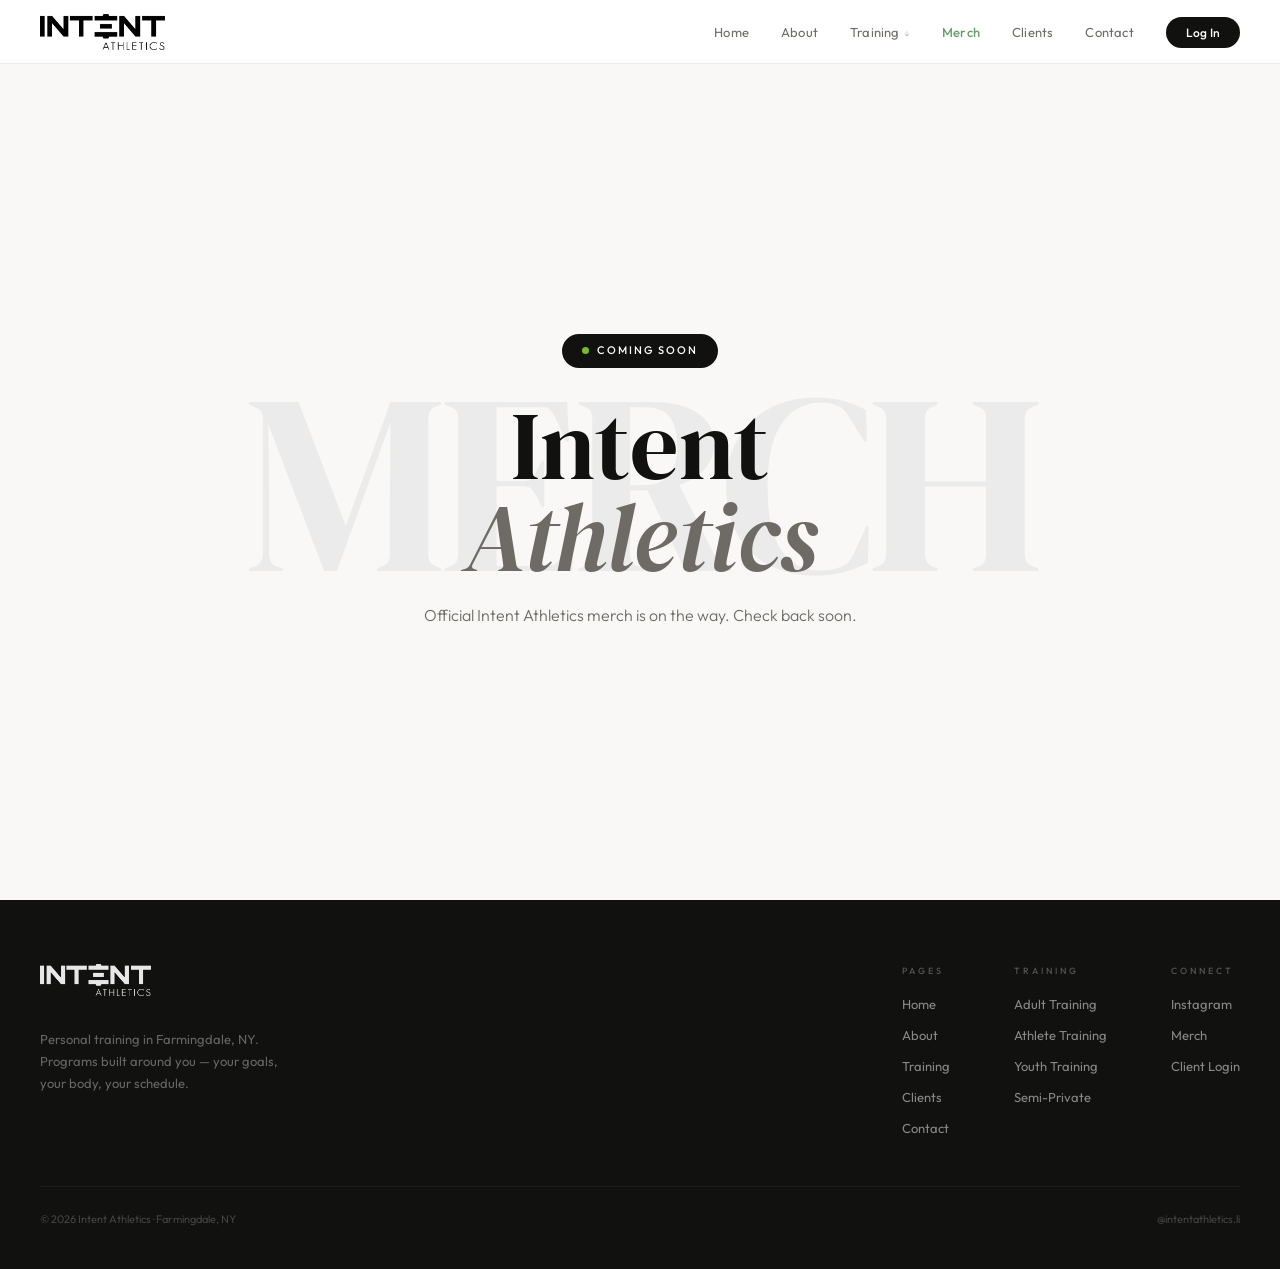
<file: merch.html>
<!DOCTYPE html>
<html lang="en">
<head>
  <meta charset="UTF-8">
  <meta name="viewport" content="width=device-width, initial-scale=1.0">
  <title>Merch — Intent Athletics | Farmingdale, NY</title>
  <meta name="description" content="Intent Athletics official merch. Personal training gear from Farmingdale, NY. Coming soon.">
  <meta property="og:title" content="Merch — Intent Athletics">
  <meta property="og:description" content="Official Intent Athletics merch. Coming soon.">
  <meta property="og:image" content="https://intentathletics.com/images/og-image.jpg">
  <meta property="og:type" content="website">
  <meta property="og:url" content="https://intentathletics.com/merch.html">
  <link rel="icon" href="images/favicon.ico">
  <link rel="apple-touch-icon" href="images/apple-touch-icon.png">
  <link rel="stylesheet" href="css/style.css">

  <!-- LocalBusiness Schema -->
  <script type="application/ld+json">
  {
    "@context": "https://schema.org",
    "@type": "LocalBusiness",
    "name": "Intent Athletics",
    "description": "Personal trainer in Farmingdale, NY offering strength training, youth athlete training, adult training, and semi-private personal training on Long Island.",
    "url": "https://intentathletics.com",
    "address": { "@type": "PostalAddress", "addressLocality": "Farmingdale", "addressRegion": "NY", "addressCountry": "US" },
    "image": "https://intentathletics.com/images/gym.jpg",
    "sameAs": ["https://www.instagram.com/intentathletics.li/"]
  }
  </script>

  <style>
    /* ── COMING SOON ── */
    .merch-soon {
      min-height: calc(100vh - 64px);
      display: flex; flex-direction: column;
      align-items: center; justify-content: center;
      text-align: center;
      padding: 5rem 2.5rem;
      background: var(--off);
      position: relative; overflow: hidden;
    }
    .merch-soon-bg {
      position: absolute;
      font-family: var(--font-display);
      font-size: clamp(120px, 20vw, 260px);
      color: var(--border);
      white-space: nowrap; pointer-events: none;
      user-select: none; letter-spacing: -8px;
      line-height: 1; top: 50%; left: 50%;
      transform: translate(-50%, -50%);
    }
    .merch-soon-content { position: relative; z-index: 1; max-width: 500px; }
    .soon-badge {
      display: inline-flex; align-items: center; gap: 8px;
      background: var(--ink); color: var(--white);
      font-size: 11px; font-weight: 500;
      letter-spacing: 2px; text-transform: uppercase;
      padding: 8px 20px; border-radius: var(--radius-pill);
      margin-bottom: 2rem;
    }
    .soon-dot {
      width: 7px; height: 7px; border-radius: 50%;
      background: #7aba2a;
      animation: blink 2s ease-in-out infinite;
    }
    @keyframes blink { 0%,100%{opacity:1} 50%{opacity:0.3} }
    .merch-soon h1 {
      font-family: var(--font-display);
      font-size: clamp(52px, 8vw, 96px);
      font-weight: 400; color: var(--ink);
      line-height: 0.95; margin-bottom: 1.2rem;
    }
    .merch-soon h1 em { font-style: italic; color: var(--ink-3); }
    .merch-soon p {
      font-size: 16px; color: var(--ink-3);
      line-height: 1.8; font-weight: 300;
    }

    /* ── COUNTDOWN ── */
    .merch-countdown {
      min-height: calc(100vh - 64px);
      display: flex; flex-direction: column;
      align-items: center; justify-content: center;
      text-align: center; padding: 5rem 2.5rem;
      background: var(--ink); position: relative; overflow: hidden;
    }
    .countdown-bg {
      position: absolute;
      font-family: var(--font-display);
      font-size: clamp(120px, 20vw, 260px);
      color: rgba(255,255,255,0.03);
      white-space: nowrap; pointer-events: none;
      letter-spacing: -8px; line-height: 1;
      top: 50%; left: 50%; transform: translate(-50%, -50%);
    }
    .countdown-content { position: relative; z-index: 1; max-width: 600px; }
    .countdown-eyebrow {
      font-size: 10px; font-weight: 500; letter-spacing: 4px;
      text-transform: uppercase; color: rgba(255,255,255,0.3); margin-bottom: 1.5rem;
    }
    .merch-countdown h1 {
      font-family: var(--font-display);
      font-size: clamp(48px, 7vw, 86px);
      font-weight: 400; color: var(--white);
      line-height: 0.95; margin-bottom: 1.2rem;
    }
    .merch-countdown h1 em { font-style: italic; color: rgba(255,255,255,0.4); }
    .merch-countdown p { font-size: 16px; color: rgba(255,255,255,0.4); line-height: 1.8; margin-bottom: 3rem; font-weight: 300; }
    .countdown-grid { display: flex; gap: 12px; justify-content: center; flex-wrap: wrap; margin-bottom: 3rem; }
    .countdown-cell {
      background: rgba(255,255,255,0.06);
      border: 1px solid rgba(255,255,255,0.08);
      border-radius: 16px; padding: 1.5rem 1.8rem; min-width: 100px;
    }
    .countdown-num { font-family: var(--font-display); font-size: 56px; color: var(--white); line-height: 1; display: block; }
    .countdown-label { font-size: 9px; letter-spacing: 3px; text-transform: uppercase; color: rgba(255,255,255,0.3); margin-top: 6px; display: block; }

    /* ── LIVE STORE ── */
    .merch-live-header {
      padding: 5rem 2.5rem 4rem;
      background: var(--off); border-bottom: 1px solid var(--border);
    }
    .merch-live-header h1 {
      font-family: var(--font-display);
      font-size: clamp(44px, 6vw, 72px);
      font-weight: 400; color: var(--ink); line-height: 1.05; margin-bottom: 1rem;
    }
    .merch-live-header h1 em { font-style: italic; color: var(--ink-3); }
    .merch-live-header p { font-size: 16px; color: var(--ink-3); max-width: 500px; line-height: 1.8; font-weight: 300; }
    .merch-grid-section { padding: 5rem 2.5rem; }
    .merch-grid { display: grid; grid-template-columns: repeat(4, 1fr); gap: 16px; }
    .merch-card {
      background: var(--off); border: 1px solid var(--border);
      border-radius: var(--radius-card); overflow: hidden;
      transition: border-color 0.2s, transform 0.2s;
    }
    .merch-card:hover { border-color: var(--border-mid); transform: translateY(-2px); }
    .merch-card-img {
      aspect-ratio: 1; overflow: hidden; background: var(--surface);
      display: flex; align-items: center; justify-content: center;
    }
    .merch-card-img img { width: 100%; height: 100%; object-fit: cover; display: block; }
    .merch-card-body { padding: 1.2rem; }
    .merch-card-name { font-size: 15px; font-weight: 500; color: var(--ink); margin-bottom: 4px; }
    .merch-card-price { font-size: 13px; color: var(--ink-3); margin-bottom: 8px; }
    .merch-card-btn {
      display: inline-block; font-size: 11px; font-weight: 500;
      color: var(--ink); text-decoration: none;
      border-bottom: 1px solid var(--border-mid); padding-bottom: 1px;
      transition: border-color 0.2s;
    }
    .merch-card-btn:hover { border-color: var(--ink); }

    @media(max-width: 900px) {
      .merch-grid { grid-template-columns: repeat(2, 1fr); }
      .merch-soon, .merch-countdown { padding: 4rem 1.25rem; }
      .countdown-grid { gap: 8px; }
      .countdown-cell { min-width: 80px; padding: 1.2rem; }
      .countdown-num { font-size: 40px; }
      .merch-live-header, .merch-grid-section { padding: 3rem 1.25rem; }
    }
  </style>
</head>
<body>
<div id="nav-placeholder"></div>
<main id="merch-main"></main>
<div id="footer-placeholder"></div>

<script src="js/store.js"></script>
<script src="js/components.js"></script>
<script>
document.addEventListener('DOMContentLoaded', async () => {
  const settings = await window.IA_STORE.getMerchSettings();
  const items    = await window.IA_STORE.getMerch();
  const main     = document.getElementById('merch-main');

  // ── LIVE MODE ──
  if (settings.mode === 'live') {
    if (!items.length) {
      main.innerHTML = `
        <div class="merch-live-header">
          <span class="eyebrow">Merch</span>
          <h1>Intent <em>Athletics</em></h1>
          <p>Items are on the way — check back soon.</p>
        </div>`;
    } else {
      main.innerHTML = `
        <div class="merch-live-header">
          <span class="eyebrow">Merch</span>
          <h1>Intent <em>Athletics</em></h1>
          <p>Official Intent Athletics gear.</p>
        </div>
        <div class="merch-grid-section">
          <div class="merch-grid">
            ${items.map(item => `
              <div class="merch-card">
                <div class="merch-card-img">
                  ${item.image
                    ? `<img src="${item.image}" alt="${item.name}">`
                    : `<svg width="36" height="36" viewBox="0 0 24 24" fill="none" stroke="#ddd" stroke-width="1"><rect x="3" y="3" width="18" height="18" rx="2"/><path d="M3 9h18M9 21V9"/></svg>`}
                </div>
                <div class="merch-card-body">
                  <div class="merch-card-name">${item.name}</div>
                  <div class="merch-card-price">${item.price ? '$' + item.price : ''}</div>
                  ${item.link ? `<a href="${item.link}" target="_blank" class="merch-card-btn">Buy now →</a>` : ''}
                </div>
              </div>`).join('')}
          </div>
        </div>`;
    }
    return;
  }

  // ── COUNTDOWN MODE ──
  if (settings.mode === 'release_date' && settings.releaseDate) {
    const label = new Date(settings.releaseDate + 'T00:00:00')
      .toLocaleDateString('en-US', { month: 'long', day: 'numeric', year: 'numeric' });

    main.innerHTML = `
      <div class="merch-countdown">
        <div class="countdown-bg">MERCH</div>
        <div class="countdown-content">
          <div class="countdown-eyebrow">Intent Athletics · Dropping Soon</div>
          <h1>Merch<br><em>is coming.</em></h1>
          <p>Launches ${label}.</p>
          <div class="countdown-grid">
            <div class="countdown-cell"><span class="countdown-num" id="cd-days">--</span><span class="countdown-label">Days</span></div>
            <div class="countdown-cell"><span class="countdown-num" id="cd-hours">--</span><span class="countdown-label">Hours</span></div>
            <div class="countdown-cell"><span class="countdown-num" id="cd-mins">--</span><span class="countdown-label">Minutes</span></div>
            <div class="countdown-cell"><span class="countdown-num" id="cd-secs">--</span><span class="countdown-label">Seconds</span></div>
          </div>
        </div>
      </div>`;

    function tick() {
      const diff = new Date(settings.releaseDate + 'T00:00:00').getTime() - Date.now();
      if (diff <= 0) return;
      const d = Math.floor(diff / 86400000);
      const h = Math.floor((diff % 86400000) / 3600000);
      const m = Math.floor((diff % 3600000) / 60000);
      const s = Math.floor((diff % 60000) / 1000);
      document.getElementById('cd-days').textContent  = d;
      document.getElementById('cd-hours').textContent = String(h).padStart(2,'0');
      document.getElementById('cd-mins').textContent  = String(m).padStart(2,'0');
      document.getElementById('cd-secs').textContent  = String(s).padStart(2,'0');
    }
    tick();
    setInterval(tick, 1000);
    return;
  }

  // ── COMING SOON (default) ──
  main.innerHTML = `
    <div class="merch-soon">
      <div class="merch-soon-bg">MERCH</div>
      <div class="merch-soon-content">
        <div class="soon-badge"><span class="soon-dot"></span>Coming Soon</div>
        <h1>Intent<br><em>Athletics</em></h1>
        <p>Official Intent Athletics merch is on the way. Check back soon.</p>
      </div>
    </div>`;
});
</script>
</body>
</html>
</file>
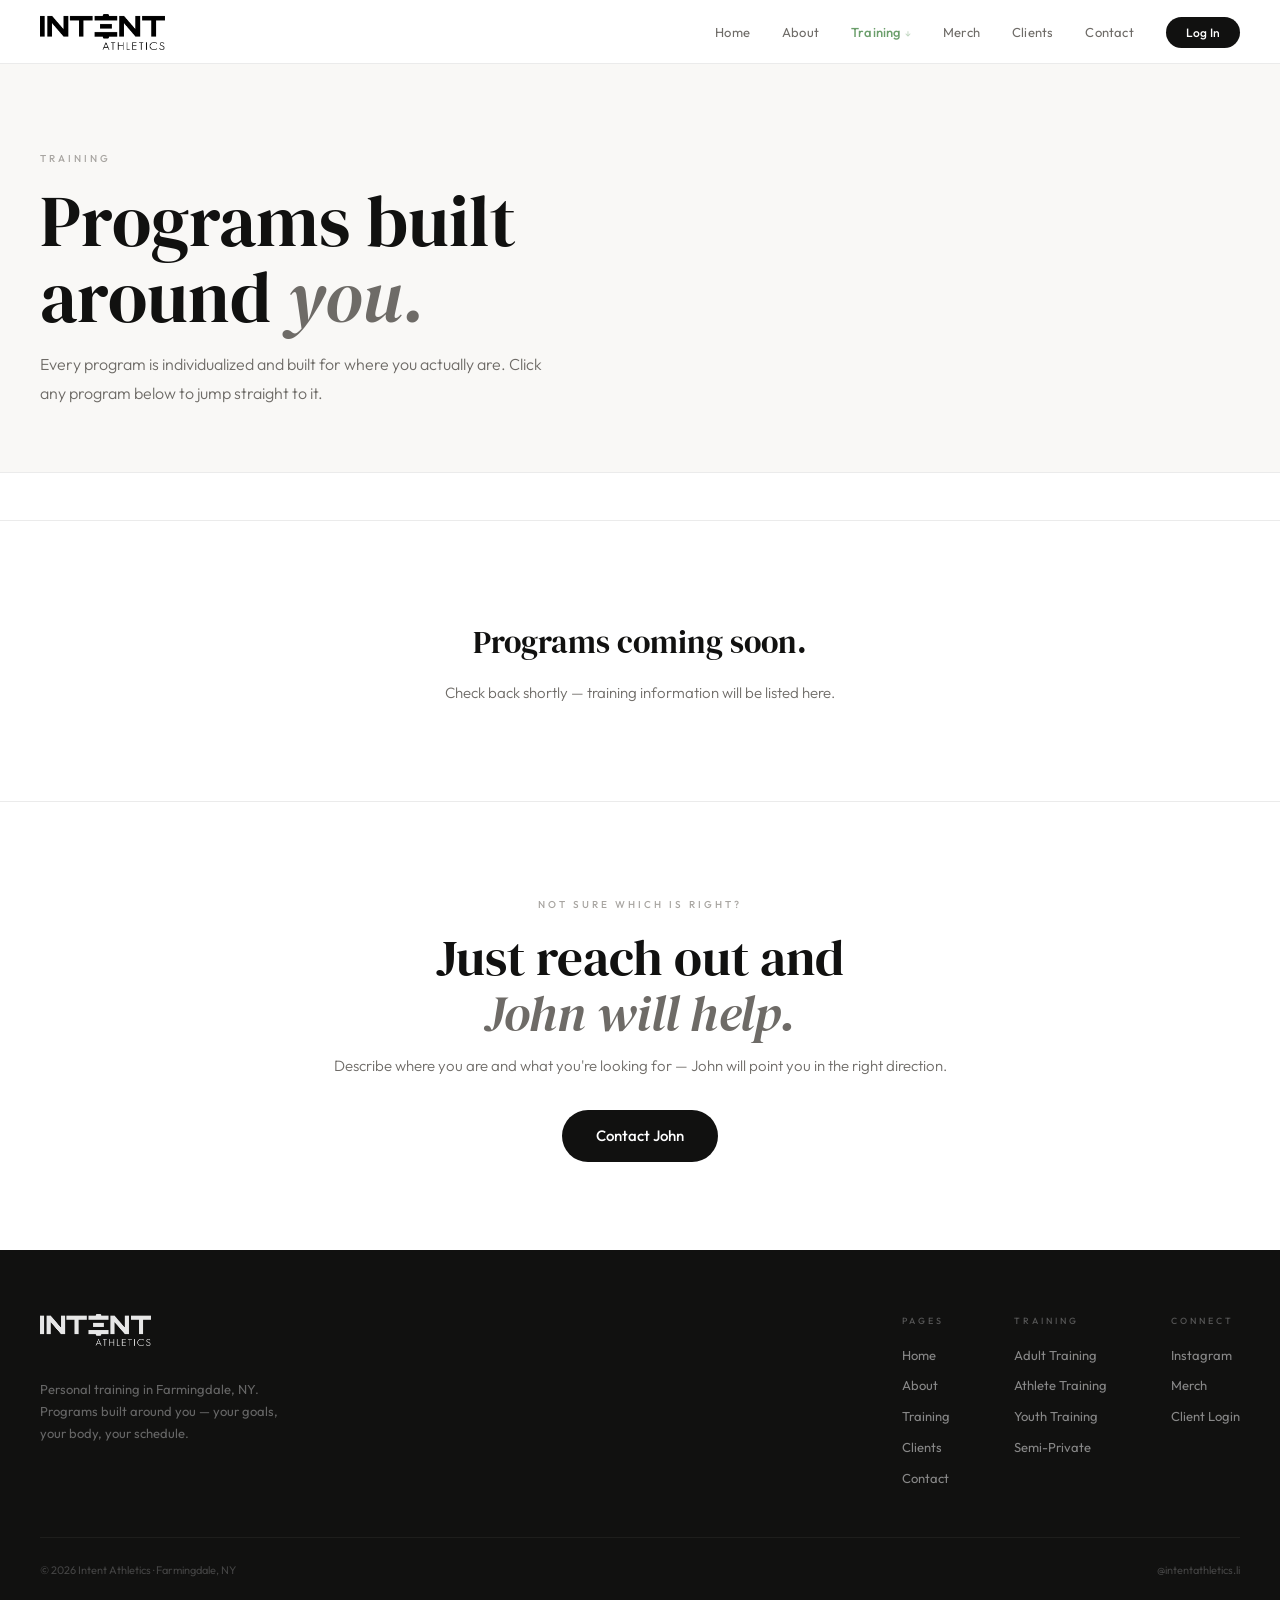
<file: training.html>
<!DOCTYPE html>
<html lang="en">
<head>
  <meta charset="UTF-8">
  <meta name="viewport" content="width=device-width, initial-scale=1.0">
  <title>Training Programs — Personal Trainer in Farmingdale, NY | Intent Athletics</title>
  <meta name="description" content="Personal training in Farmingdale, NY. Adult training, youth athlete training, strength training Long Island, and semi-private personal training. Programs built around you.">
  <link rel="icon" href="images/favicon.ico">
  <link rel="apple-touch-icon" href="images/apple-touch-icon.png">
  <link rel="stylesheet" href="css/style.css">
  <style>
    .training-intro {
      padding: 5rem 2.5rem 4rem;
      background: var(--off);
      border-bottom: 1px solid var(--border);
    }
    .training-intro h1 {
      font-family: var(--font-display);
      font-size: clamp(44px, 6vw, 72px);
      font-weight: 400; color: var(--ink);
      line-height: 1.05; margin-bottom: 1rem;
    }
    .training-intro h1 em { font-style: italic; color: var(--ink-3); }
    .training-intro p {
      font-size: 16px; color: var(--ink-3);
      max-width: 520px; line-height: 1.8; font-weight: 300;
    }

    /* STICKY JUMP NAV */
    .training-jumpnav {
      position: sticky; top: 64px; z-index: 50;
      background: rgba(255,255,255,0.95);
      backdrop-filter: blur(10px);
      -webkit-backdrop-filter: blur(10px);
      border-bottom: 1px solid var(--border);
      padding: 0 2.5rem;
      display: flex; gap: 0;
      overflow-x: auto; scrollbar-width: none;
      min-height: 48px; align-items: center;
    }
    .training-jumpnav::-webkit-scrollbar { display: none; }
    .jumpnav-link {
      display: flex; align-items: center;
      padding: 0.9rem 1.4rem;
      font-size: 12px; font-weight: 500;
      color: var(--ink-4); text-decoration: none;
      border-bottom: 2px solid transparent;
      white-space: nowrap;
      transition: color 0.2s, border-color 0.2s;
    }
    .jumpnav-link:hover { color: var(--sage); }
    .jumpnav-link.active { color: var(--sage); border-bottom-color: var(--sage); }

    /* LOADING SKELETON */
    .skeleton-section {
      display: grid; grid-template-columns: 1fr 1fr;
      border-bottom: 1px solid var(--border); min-height: 480px;
    }
    .skeleton-text { padding: 5rem 3rem; border-right: 1px solid var(--border); }
    .skeleton-block {
      background: var(--surface); border-radius: 8px; margin-bottom: 1rem;
      animation: shimmer 1.5s ease-in-out infinite;
    }
    @keyframes shimmer { 0%,100%{opacity:1} 50%{opacity:0.5} }

    /* PROGRAM SECTION */
    .program-section {
      display: grid; grid-template-columns: 1fr 1fr;
      border-bottom: 1px solid var(--border);
      min-height: 520px;
      scroll-margin-top: 120px;
    }
    .program-section.photo-right .prog-text  { order: 1; }
    .program-section.photo-right .prog-visual { order: 2; }
    .program-section.photo-left  .prog-text  { order: 2; }
    .program-section.photo-left  .prog-visual { order: 1; }

    .prog-text {
      padding: 5rem 3rem;
      display: flex; flex-direction: column; justify-content: center;
      border-right: 1px solid var(--border);
    }
    .program-section.photo-left .prog-text {
      border-right: none;
      border-left: 1px solid var(--border);
    }

    .prog-num {
      font-family: var(--font-display);
      font-size: 64px; color: var(--border-mid);
      line-height: 1; margin-bottom: 0.2rem;
    }

    .prog-text h2 {
      font-family: var(--font-display);
      font-size: clamp(32px,4vw,50px);
      font-weight: 400; color: var(--ink);
      line-height: 1.1; margin-bottom: 1.4rem;
    }
    .prog-text h2 em { font-style: italic; color: var(--ink-3); }

    .prog-text p {
      font-size: 15px; color: var(--ink-3);
      line-height: 1.85; margin-bottom: 1.1rem; font-weight: 300;
    }

    .prog-details {
      display: flex; flex-direction: column;
      border: 1px solid var(--border);
      border-radius: var(--radius-card);
      overflow: hidden; margin: 1.5rem 0;
    }

    .prog-detail-row {
      display: flex; gap: 1rem;
      padding: 0.9rem 1.2rem;
      border-bottom: 1px solid var(--border);
      font-size: 13px;
    }
    .prog-detail-row:last-child { border-bottom: none; }

    .prog-detail-label {
      font-size: 9px; font-weight: 600;
      letter-spacing: 2px; text-transform: uppercase;
      color: var(--ink-4); min-width: 90px;
      flex-shrink: 0; padding-top: 2px;
    }
    .prog-detail-val { color: var(--ink-3); line-height: 1.6; font-weight: 300; }

    .prog-visual {
      position: relative; overflow: hidden;
      background: var(--surface);
    }
    .prog-visual img {
      width: 100%; height: 100%;
      object-fit: cover; object-position: center top; display: block;
    }
    .prog-photo-placeholder {
      position: absolute; inset: 0;
      display: flex; flex-direction: column;
      align-items: center; justify-content: center;
      gap: 14px; color: var(--border-mid);
      text-align: center; padding: 2rem;
      background: var(--surface);
    }
    .prog-photo-placeholder svg { opacity: 0.4; }
    .prog-photo-placeholder span {
      font-size: 12px; color: var(--ink-4);
      line-height: 1.6; max-width: 180px;
    }

    /* EMPTY STATE */
    .training-empty {
      padding: 6rem 2.5rem;
      text-align: center;
      border-bottom: 1px solid var(--border);
    }
    .training-empty h2 {
      font-family: var(--font-display);
      font-size: 32px; font-weight: 400;
      color: var(--ink); margin-bottom: 0.8rem;
    }
    .training-empty p { font-size: 15px; color: var(--ink-3); font-weight: 300; }

    /* CTA */
    .training-cta { padding: 5.5rem 2.5rem; text-align: center; }
    .training-cta h2 {
      font-family: var(--font-display);
      font-size: clamp(30px,4vw,52px);
      font-weight: 400; color: var(--ink);
      line-height: 1.1; margin-bottom: 0.8rem;
    }
    .training-cta h2 em { font-style: italic; color: var(--ink-3); }
    .training-cta p { font-size: 15px; color: var(--ink-3); margin-bottom: 2rem; font-weight: 300; }

    @media (max-width: 900px) {
      .training-intro { padding: 3rem 1.25rem; }
      .training-jumpnav { padding: 0 0.5rem; top: 62px; }
      .jumpnav-link { padding: 0.8rem 1rem; font-size: 11px; }
      .program-section { grid-template-columns: 1fr; scroll-margin-top: 105px; }
      .program-section.photo-right .prog-text,
      .program-section.photo-left  .prog-text { order: 2; border: none; border-top: 1px solid var(--border); padding: 3rem 1.25rem; }
      .program-section.photo-right .prog-visual,
      .program-section.photo-left  .prog-visual { order: 1; min-height: 280px; }
      .skeleton-section { grid-template-columns: 1fr; }
      .training-cta { padding: 4rem 1.25rem; }
    }
  </style>
  <meta property="og:image" content="https://intentathletics.com/images/og-image.jpg">
  <meta property="og:url" content="https://intentathletics.com/training.html">
  <!-- LocalBusiness Schema -->
  <script type="application/ld+json">
  {
    "@context": "https://schema.org",
    "@type": "LocalBusiness",
    "name": "Intent Athletics",
    "description": "Personal trainer in Farmingdale, NY offering strength training, youth athlete training, adult training, and semi-private personal training on Long Island.",
    "url": "https://intentathletics.com",
    "telephone": "",
    "address": {
      "@type": "PostalAddress",
      "addressLocality": "Farmingdale",
      "addressRegion": "NY",
      "addressCountry": "US"
    },
    "geo": {
      "@type": "GeoCoordinates",
      "latitude": "40.7326",
      "longitude": "-73.4454"
    },
    "openingHours": "Mo-Sa 06:00-20:00",
    "priceRange": "$$",
    "image": "https://intentathletics.com/images/gym.jpg",
    "sameAs": [
      "https://www.instagram.com/intentathletics.li/"
    ],
    "founder": {
      "@type": "Person",
      "name": "John Dunlop",
      "jobTitle": "Personal Trainer",
      "description": "Personal trainer in Farmingdale, NY with 15+ years of experience training youth athletes, adults, and competitive athletes on Long Island."
    },
    "hasOfferCatalog": {
      "@type": "OfferCatalog",
      "name": "Training Programs",
      "itemListElement": [
        {
          "@type": "Offer",
          "itemOffered": {
            "@type": "Service",
            "name": "Adult Personal Training",
            "description": "One-on-one personal training in Farmingdale, NY for adults of all fitness levels."
          }
        },
        {
          "@type": "Offer",
          "itemOffered": {
            "@type": "Service",
            "name": "Youth Athlete Training",
            "description": "Youth athlete training in Farmingdale, NY for ages 7 and up."
          }
        },
        {
          "@type": "Offer",
          "itemOffered": {
            "@type": "Service",
            "name": "Athlete Performance Training",
            "description": "Strength and conditioning for competitive athletes on Long Island."
          }
        },
        {
          "@type": "Offer",
          "itemOffered": {
            "@type": "Service",
            "name": "Semi-Private Training",
            "description": "Semi-private personal training on Long Island — individualized programs, shared sessions."
          }
        }
      ]
    }
  }
  </script>  <meta property="og:type" content="website">
  <!-- Get it from search.google.com/search-console → Add property → HTML tag method -->
  <!-- <meta name="google-site-verification" content="YOUR_VERIFICATION_CODE"> -->
</head>
<body>
<div id="nav-placeholder"></div>
<main>
  <div class="training-intro">
    <span class="eyebrow">Training</span>
    <h1>Programs built<br>around <em>you.</em></h1>
    <p>Every program is individualized and built for where you actually are. Click any program below to jump straight to it.</p>
  </div>

  <!-- Jump nav — populated by JS -->
  <div class="training-jumpnav" id="training-jumpnav">
    <!-- Loading skeleton links -->
    <div style="height:4px;width:100%;"></div>
  </div>

  <!-- Programs — populated by JS -->
  <div id="training-sections">
    <!-- Skeleton while loading -->
    <div class="skeleton-section">
      <div class="skeleton-text">
        <div class="skeleton-block" style="height:60px;width:60%;margin-bottom:1.5rem;"></div>
        <div class="skeleton-block" style="height:20px;width:100%;"></div>
        <div class="skeleton-block" style="height:20px;width:90%;"></div>
        <div class="skeleton-block" style="height:20px;width:80%;"></div>
      </div>
      <div style="background:var(--surface);"></div>
    </div>
  </div>

  <section class="training-cta">
    <span class="eyebrow">Not sure which is right?</span>
    <h2>Just reach out and<br><em>John will help.</em></h2>
    <p>Describe where you are and what you're looking for — John will point you in the right direction.</p>
    <a href="contact.html" class="btn btn-primary" style="font-size:15px;padding:14px 34px;">Contact John</a>
  </section>
</main>

<div id="footer-placeholder"></div>
<script src="js/store.js"></script>
<script src="js/components.js"></script>
<script>
document.addEventListener('DOMContentLoaded', async () => {
  const programs = await window.IA_STORE.getTraining();
  const jumpNav  = document.getElementById('training-jumpnav');
  const sections = document.getElementById('training-sections');

  if (!programs || programs.length === 0) {
    jumpNav.innerHTML = '';
    sections.innerHTML = `
      <div class="training-empty">
        <h2>Programs coming soon.</h2>
        <p>Check back shortly — training information will be listed here.</p>
      </div>`;
    return;
  }

  // Build slug from title
  function slug(title) {
    return title.toLowerCase().replace(/[^a-z0-9]+/g, '-').replace(/^-|-$/g, '');
  }

  // Jump nav
  jumpNav.innerHTML = programs.map(p =>
    `<a href="#${slug(p.title)}" class="jumpnav-link">${p.title}</a>`
  ).join('');

  // Program sections
  sections.innerHTML = programs.map((p, i) => {
    const side = i % 2 === 0 ? 'photo-right' : 'photo-left';
    const id   = slug(p.title);
    const details = Array.isArray(p.details) ? p.details : (typeof p.details === 'string' ? JSON.parse(p.details || '[]') : []);

    const photoHtml = p.image
      ? `<img src="${p.image}" alt="${p.title}">`
      : `<div class="prog-photo-placeholder">
          <svg width="48" height="48" viewBox="0 0 24 24" fill="none" stroke="currentColor" stroke-width="1">
            <rect x="3" y="3" width="18" height="18" rx="2"/>
            <circle cx="8.5" cy="8.5" r="1.5"/>
            <polyline points="21 15 16 10 5 21"/>
          </svg>
          <span>Photo coming soon</span>
        </div>`;

    const detailRows = details.map(d =>
      `<div class="prog-detail-row">
        <span class="prog-detail-label">${d.label}</span>
        <span class="prog-detail-val">${d.value}</span>
      </div>`
    ).join('');

    return `
    <section class="program-section ${side}" id="${id}">
      <div class="prog-text">
        <div class="prog-num">0${i + 1}</div>
        <h2><em>${p.title}</em></h2>
        ${p.body1 ? `<p>${p.body1}</p>` : ''}
        ${p.body2 ? `<p>${p.body2}</p>` : ''}
        ${detailRows ? `<div class="prog-details">${detailRows}</div>` : ''}
        <a href="contact.html" class="btn btn-primary" style="align-self:flex-start;">Get started</a>
      </div>
      <div class="prog-visual">${photoHtml}</div>
    </section>`;
  }).join('');

  // Active jump nav on scroll
  const observer = new IntersectionObserver(entries => {
    entries.forEach(entry => {
      if (entry.isIntersecting) {
        document.querySelectorAll('.jumpnav-link').forEach(l => l.classList.remove('active'));
        const link = document.querySelector(`.jumpnav-link[href="#${entry.target.id}"]`);
        if (link) link.classList.add('active');
      }
    });
  }, { rootMargin: '-30% 0px -60% 0px' });

  document.querySelectorAll('.program-section[id]').forEach(s => observer.observe(s));

  // Handle direct anchor links (e.g. training.html#adult)
  if (window.location.hash) {
    setTimeout(() => {
      const el = document.querySelector(window.location.hash);
      if (el) el.scrollIntoView({ behavior: 'smooth' });
    }, 200);
  }
});
</script>
</body>
</html>
</file>
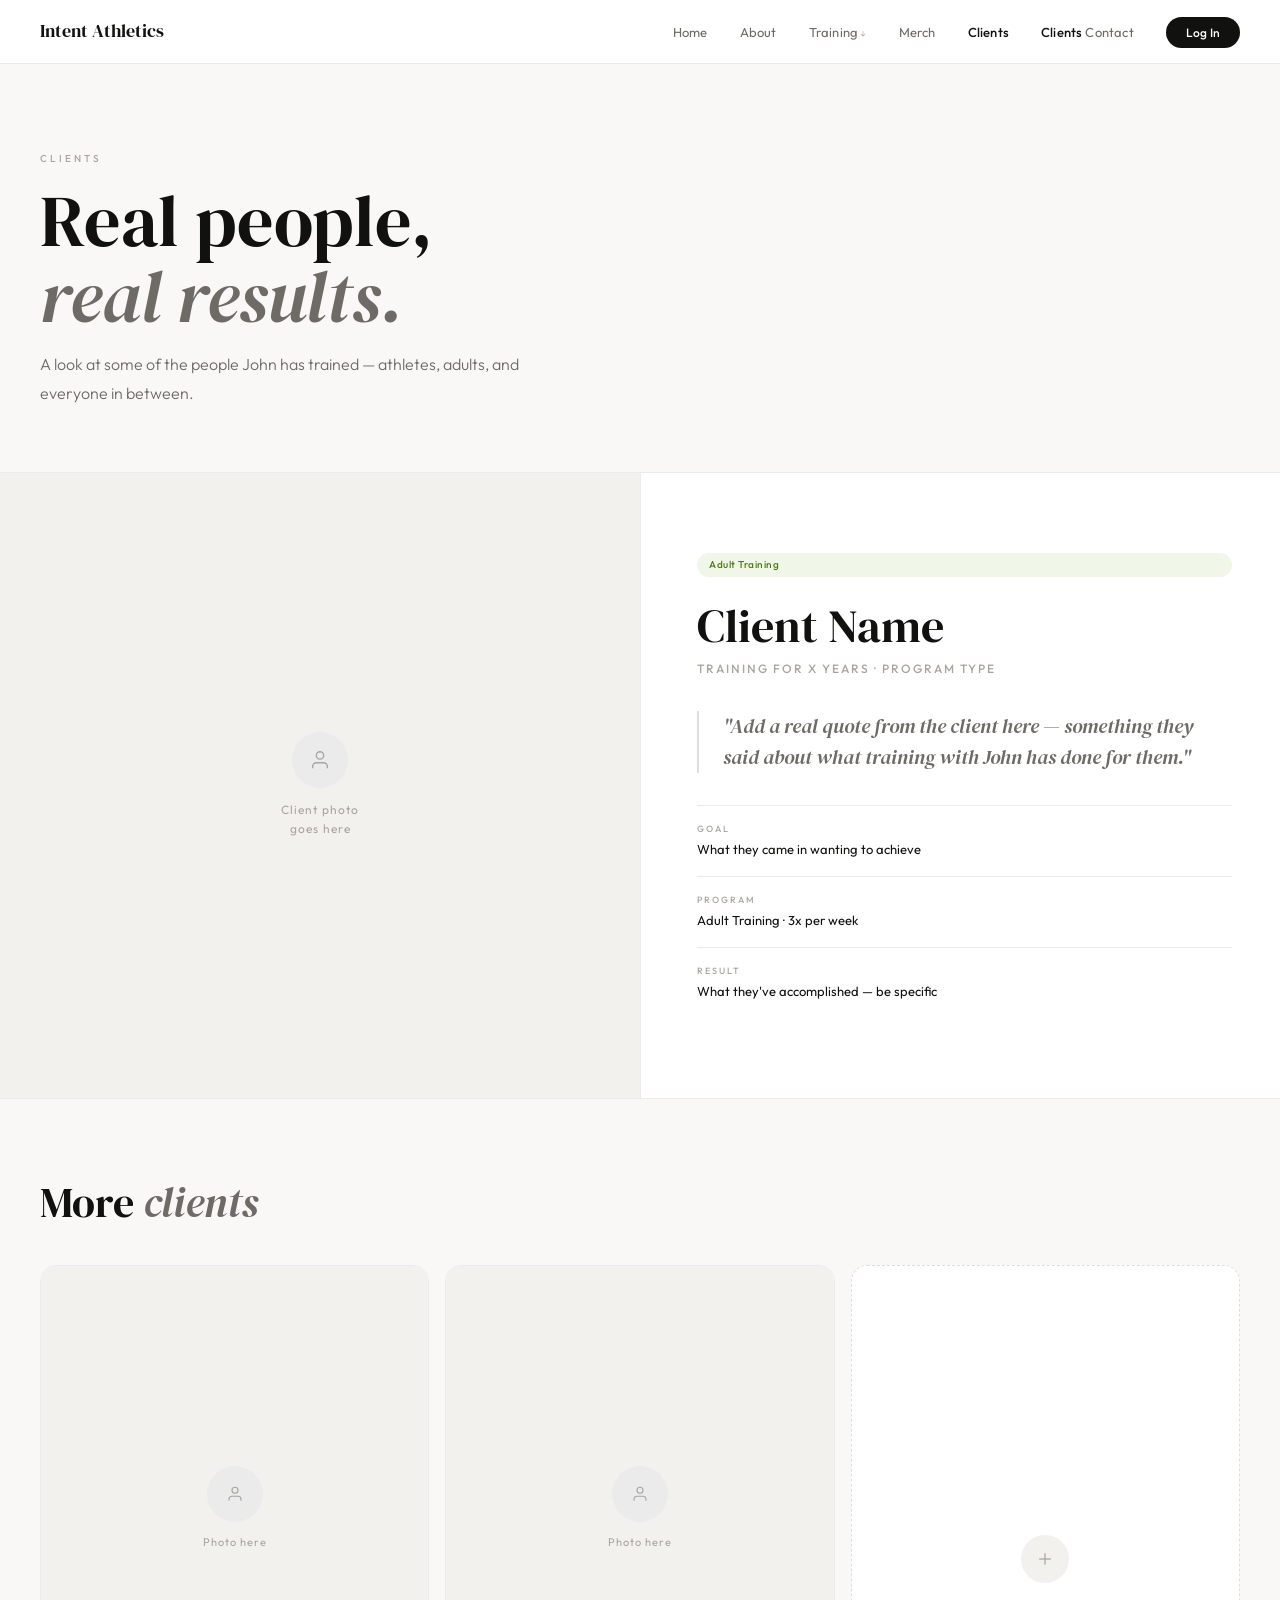
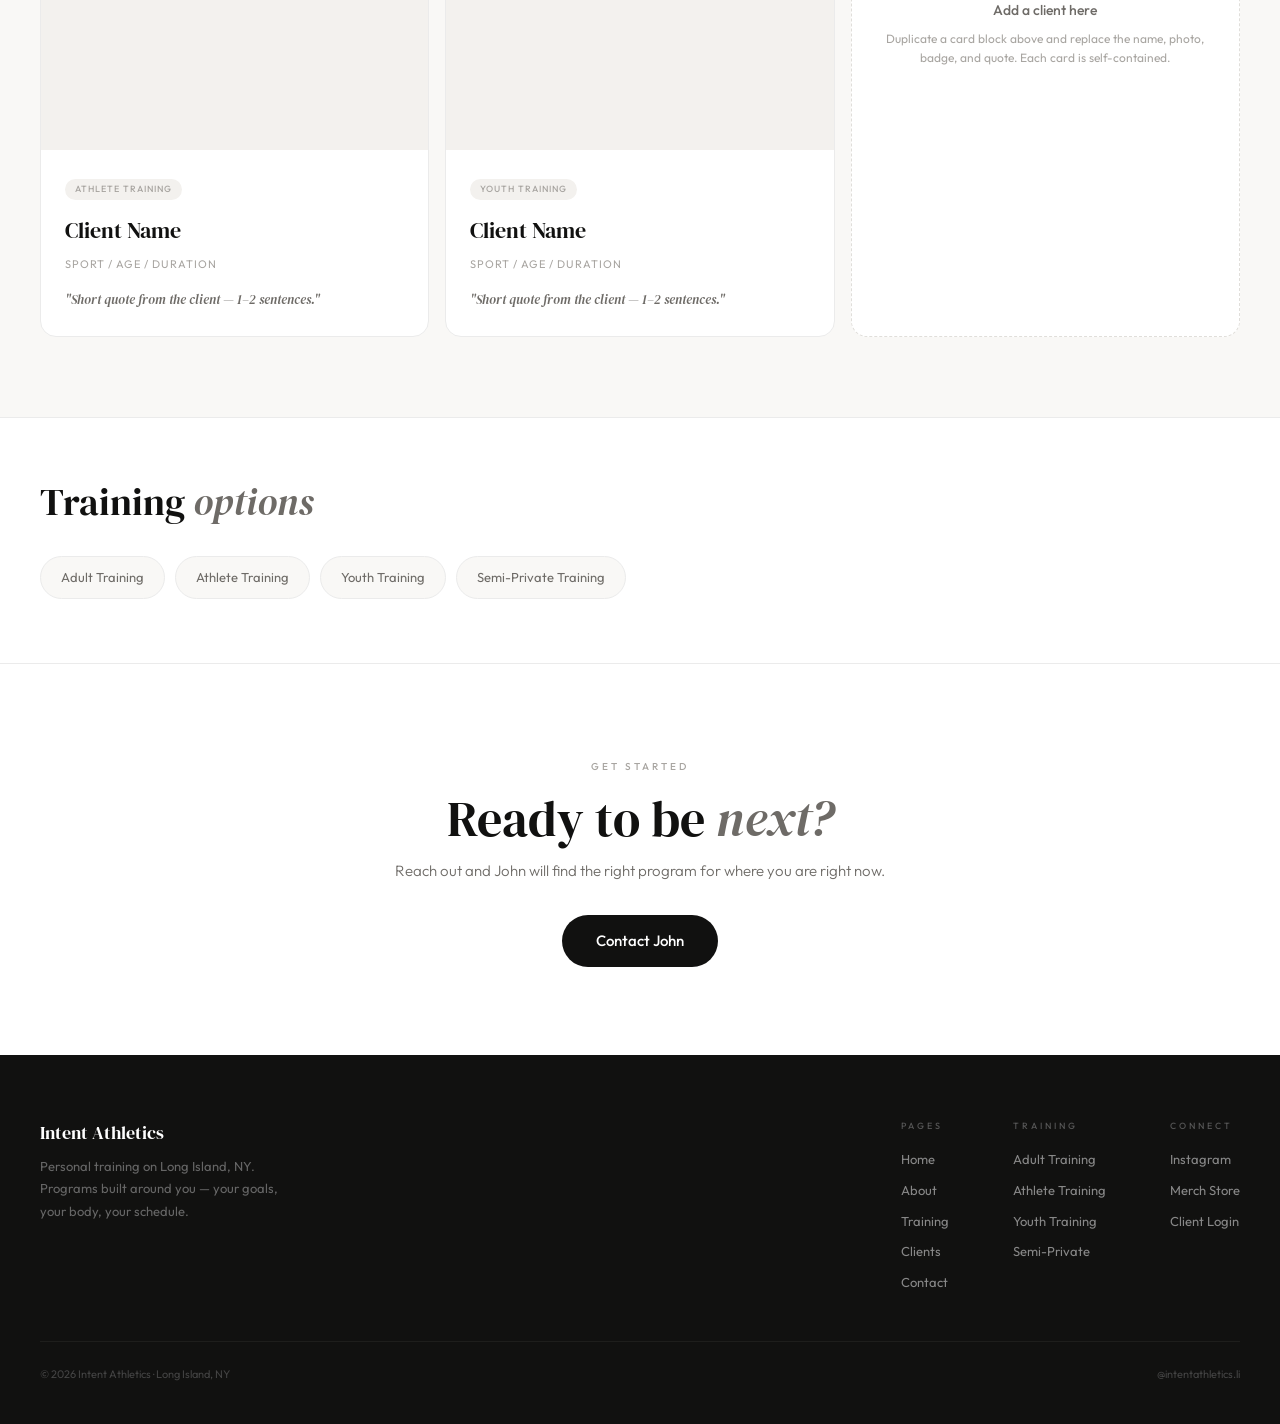
<file: intent/clients.html>
<!DOCTYPE html>
<html lang="en">
<head>
  <meta charset="UTF-8">
  <meta name="viewport" content="width=device-width, initial-scale=1.0">
  <title>Clients — Intent Athletics</title>
  <meta name="description" content="Real clients, real results. Meet the people John Dunlop trains at Intent Athletics on Long Island, NY.">
  <link rel="stylesheet" href="css/style.css">
  <style>
    .clients-header {
      padding: 5rem 2.5rem 4rem;
      background: var(--off);
      border-bottom: 1px solid var(--border);
    }
    .clients-header h1 {
      font-family: var(--font-display);
      font-size: clamp(44px,6vw,72px);
      font-weight: 400; color: var(--ink); line-height: 1.05; margin-bottom: 1rem;
    }
    .clients-header h1 em { font-style: italic; color: var(--ink-3); }
    .clients-header p { font-size: 16px; color: var(--ink-3); max-width: 500px; line-height: 1.8; font-weight: 300; }

    /* FEATURED CLIENT — large format */
    .featured-client {
      display: grid;
      grid-template-columns: 1fr 1fr;
      border-bottom: 1px solid var(--border);
      min-height: 520px;
    }

    .featured-photo {
      position: relative; overflow: hidden;
      background: var(--surface);
    }

    .featured-photo img {
      width: 100%; height: 100%;
      object-fit: cover; object-position: center top;
      display: block;
    }

    /* Placeholder for when no photo is uploaded yet */
    .photo-placeholder {
      width: 100%; height: 100%; min-height: 400px;
      background: var(--surface);
      display: flex; flex-direction: column;
      align-items: center; justify-content: center;
      gap: 12px;
    }

    .photo-placeholder-icon {
      width: 56px; height: 56px; border-radius: 50%;
      background: var(--border); display: flex;
      align-items: center; justify-content: center;
    }

    .photo-placeholder-text {
      font-size: 12px; color: var(--ink-4);
      letter-spacing: 1px; text-align: center;
    }

    .featured-content {
      padding: 5rem 3rem 5rem 3.5rem;
      display: flex; flex-direction: column; justify-content: center;
      border-left: 1px solid var(--border);
    }

    .client-type-badge {
      display: inline-block;
      background: var(--green-bg);
      color: var(--green);
      font-size: 10px; font-weight: 500;
      padding: 4px 12px; border-radius: var(--radius-pill);
      margin-bottom: 1.5rem; letter-spacing: 0.5px;
    }

    .featured-content h2 {
      font-family: var(--font-display);
      font-size: clamp(28px,4vw,46px);
      font-weight: 400; color: var(--ink);
      line-height: 1.1; margin-bottom: 0.5rem;
    }

    .client-subtitle {
      font-size: 12px; font-weight: 500;
      letter-spacing: 2px; text-transform: uppercase;
      color: var(--ink-4); margin-bottom: 2rem;
    }

    .client-quote {
      font-family: var(--font-display);
      font-size: 20px; font-style: italic;
      color: var(--ink-3); line-height: 1.55;
      margin-bottom: 2rem;
      padding-left: 1.5rem;
      border-left: 2px solid var(--border-mid);
    }

    .client-detail-row {
      display: flex; flex-direction: column; gap: 3px;
      padding: 1rem 0; border-top: 1px solid var(--border);
    }
    .client-detail-label {
      font-size: 9px; font-weight: 500; letter-spacing: 2px;
      text-transform: uppercase; color: var(--ink-4);
    }
    .client-detail-val { font-size: 13px; color: var(--ink); }

    /* GRID OF CLIENTS */
    .clients-grid-section {
      padding: 5rem 2.5rem;
      background: var(--off);
      border-bottom: 1px solid var(--border);
    }

    .clients-grid-section h2 {
      font-family: var(--font-display);
      font-size: clamp(28px,3.5vw,42px);
      font-weight: 400; color: var(--ink);
      line-height: 1.1; margin-bottom: 2.5rem;
    }
    .clients-grid-section h2 em { font-style: italic; color: var(--ink-3); }

    .clients-grid {
      display: grid;
      grid-template-columns: repeat(3, 1fr);
      gap: 16px;
    }

    .client-card {
      background: var(--white);
      border: 1px solid var(--border);
      border-radius: var(--radius-card);
      overflow: hidden;
      transition: border-color 0.2s, transform 0.2s;
    }

    .client-card:hover {
      border-color: var(--border-mid);
      transform: translateY(-2px);
    }

    .client-card-photo {
      aspect-ratio: 4/5;
      overflow: hidden;
      background: var(--surface);
      position: relative;
    }

    .client-card-photo img {
      width: 100%; height: 100%;
      object-fit: cover; object-position: center top;
      display: block;
    }

    .client-card-body { padding: 1.5rem; }

    .client-card-badge {
      display: inline-block;
      background: var(--surface);
      color: var(--ink-4);
      font-size: 9px; font-weight: 500;
      padding: 3px 10px; border-radius: var(--radius-pill);
      letter-spacing: 1px; text-transform: uppercase;
      margin-bottom: 0.8rem;
    }

    .client-card h3 {
      font-family: var(--font-display);
      font-size: 22px; font-weight: 400;
      color: var(--ink); margin-bottom: 0.5rem;
    }

    .client-card-meta {
      font-size: 11px; color: var(--ink-4);
      letter-spacing: 1px; text-transform: uppercase;
      margin-bottom: 1rem;
    }

    .client-card-quote {
      font-size: 13px; color: var(--ink-3);
      line-height: 1.75; font-style: italic;
      font-family: var(--font-display);
    }

    /* ADD CLIENT TEMPLATE CARD */
    .client-card.add-template {
      border: 1.5px dashed var(--border-mid);
      display: flex; flex-direction: column;
      align-items: center; justify-content: center;
      padding: 3rem 2rem; text-align: center;
      min-height: 400px; cursor: default;
    }

    .add-template-icon {
      width: 48px; height: 48px; border-radius: 50%;
      background: var(--surface); display: flex;
      align-items: center; justify-content: center;
      margin-bottom: 1rem;
    }

    .add-template h3 {
      font-family: var(--font-body);
      font-size: 14px; font-weight: 500;
      color: var(--ink-3); margin-bottom: 0.5rem;
    }

    .add-template p {
      font-size: 12px; color: var(--ink-4);
      line-height: 1.6;
    }

    /* TRAINING TYPES STRIP */
    .type-strip {
      padding: 4rem 2.5rem;
      border-bottom: 1px solid var(--border);
    }

    .type-strip h2 {
      font-family: var(--font-display);
      font-size: clamp(26px,3vw,38px);
      font-weight: 400; color: var(--ink);
      margin-bottom: 2rem; line-height: 1.1;
    }
    .type-strip h2 em { font-style: italic; color: var(--ink-3); }

    .type-pills {
      display: flex; flex-wrap: wrap; gap: 10px;
    }

    .type-pill {
      background: var(--off);
      border: 1px solid var(--border);
      border-radius: var(--radius-pill);
      padding: 10px 20px;
      font-size: 13px; color: var(--ink-3);
      text-decoration: none;
      transition: all 0.2s;
    }
    .type-pill:hover { background: var(--ink); color: var(--white); border-color: var(--ink); }

    .cta-section { padding:5.5rem 2.5rem; text-align:center; }
    .cta-section h2 { font-family:var(--font-display); font-size:clamp(28px,4vw,50px); font-weight:400; color:var(--ink); line-height:1.1; margin-bottom:0.8rem; }
    .cta-section h2 em { font-style:italic; color:var(--ink-3); }
    .cta-section p { font-size:15px; color:var(--ink-3); margin-bottom:2rem; font-weight:300; }

    @media(max-width:900px){
      .clients-header { padding:3rem 1.25rem; }
      .featured-client { grid-template-columns:1fr; }
      .featured-photo { height:340px; }
      .featured-content { padding:3rem 1.25rem; border-left:none; border-top:1px solid var(--border); }
      .clients-grid-section { padding:3.5rem 1.25rem; }
      .clients-grid { grid-template-columns:1fr 1fr; }
      .type-strip { padding:3rem 1.25rem; }
      .cta-section { padding:4rem 1.25rem; }
    }
    @media(max-width:600px){
      .clients-grid { grid-template-columns:1fr; }
    }
  </style>
</head>
<body>
<div id="nav-placeholder"></div>
<main>
  <div class="clients-header">
    <span class="eyebrow">Clients</span>
    <h1>Real people,<br><em>real results.</em></h1>
    <p>A look at some of the people John has trained — athletes, adults, and everyone in between.</p>
  </div>

  <!-- ── FEATURED CLIENT — replace with John's first real client story ── -->
  <section class="featured-client">
    <div class="featured-photo">
      <!-- REPLACE src with actual client photo URL or upload path -->
      <!-- Example: <img src="images/clients/client-name.jpg" alt="Client name"> -->
      <div class="photo-placeholder">
        <div class="photo-placeholder-icon">
          <svg width="22" height="22" viewBox="0 0 24 24" fill="none" stroke="#a8a5a1" stroke-width="1.5"><path d="M20 21v-2a4 4 0 0 0-4-4H8a4 4 0 0 0-4 4v2"/><circle cx="12" cy="7" r="4"/></svg>
        </div>
        <div class="photo-placeholder-text">Client photo<br>goes here</div>
      </div>
    </div>
    <div class="featured-content">
      <span class="client-type-badge">Adult Training</span>
      <!-- REPLACE with client name -->
      <h2>Client Name</h2>
      <!-- REPLACE with a short descriptor e.g. "Training for 2 years · Adult Training" -->
      <div class="client-subtitle">Training for X years · Program Type</div>
      <!-- REPLACE with a real quote from the client -->
      <div class="client-quote">"Add a real quote from the client here — something they said about what training with John has done for them."</div>
      <div class="client-detail-row">
        <span class="client-detail-label">Goal</span>
        <span class="client-detail-val">What they came in wanting to achieve</span>
      </div>
      <div class="client-detail-row">
        <span class="client-detail-label">Program</span>
        <span class="client-detail-val">Adult Training · 3x per week</span>
      </div>
      <div class="client-detail-row">
        <span class="client-detail-label">Result</span>
        <span class="client-detail-val">What they've accomplished — be specific</span>
      </div>
    </div>
  </section>

  <!-- ── CLIENT GRID ── -->
  <section class="clients-grid-section">
    <h2>More <em>clients</em></h2>
    <div class="clients-grid">

      <!-- CLIENT CARD — duplicate this block for each client -->
      <div class="client-card">
        <div class="client-card-photo">
          <!-- REPLACE src with client photo -->
          <div class="photo-placeholder" style="min-height:0;height:100%;">
            <div class="photo-placeholder-icon">
              <svg width="18" height="18" viewBox="0 0 24 24" fill="none" stroke="#a8a5a1" stroke-width="1.5"><path d="M20 21v-2a4 4 0 0 0-4-4H8a4 4 0 0 0-4 4v2"/><circle cx="12" cy="7" r="4"/></svg>
            </div>
            <div class="photo-placeholder-text" style="font-size:11px;">Photo here</div>
          </div>
        </div>
        <div class="client-card-body">
          <span class="client-card-badge">Athlete Training</span>
          <h3>Client Name</h3>
          <div class="client-card-meta">Sport / Age / Duration</div>
          <div class="client-card-quote">"Short quote from the client — 1–2 sentences."</div>
        </div>
      </div>

      <!-- CLIENT CARD 2 -->
      <div class="client-card">
        <div class="client-card-photo">
          <div class="photo-placeholder" style="min-height:0;height:100%;">
            <div class="photo-placeholder-icon">
              <svg width="18" height="18" viewBox="0 0 24 24" fill="none" stroke="#a8a5a1" stroke-width="1.5"><path d="M20 21v-2a4 4 0 0 0-4-4H8a4 4 0 0 0-4 4v2"/><circle cx="12" cy="7" r="4"/></svg>
            </div>
            <div class="photo-placeholder-text" style="font-size:11px;">Photo here</div>
          </div>
        </div>
        <div class="client-card-body">
          <span class="client-card-badge">Youth Training</span>
          <h3>Client Name</h3>
          <div class="client-card-meta">Sport / Age / Duration</div>
          <div class="client-card-quote">"Short quote from the client — 1–2 sentences."</div>
        </div>
      </div>

      <!-- ADD MORE CLIENTS card — shows until all slots are filled -->
      <div class="client-card add-template">
        <div class="add-template-icon">
          <svg width="20" height="20" viewBox="0 0 24 24" fill="none" stroke="#a8a5a1" stroke-width="1.5"><line x1="12" y1="5" x2="12" y2="19"/><line x1="5" y1="12" x2="19" y2="12"/></svg>
        </div>
        <h3>Add a client here</h3>
        <p>Duplicate a card block above and replace the name, photo, badge, and quote. Each card is self-contained.</p>
      </div>

    </div>
  </section>

  <section class="type-strip">
    <h2>Training <em>options</em></h2>
    <div class="type-pills">
      <a href="training/adult-training.html" class="type-pill">Adult Training</a>
      <a href="training/athlete-training.html" class="type-pill">Athlete Training</a>
      <a href="training/youth-training.html" class="type-pill">Youth Training</a>
      <a href="training/semi-private.html" class="type-pill">Semi-Private Training</a>
    </div>
  </section>

  <section class="cta-section">
    <span class="eyebrow">Get started</span>
    <h2>Ready to be <em>next?</em></h2>
    <p>Reach out and John will find the right program for where you are right now.</p>
    <a href="contact.html" class="btn btn-primary" style="font-size:15px;padding:14px 34px;">Contact John</a>
  </section>
</main>
<div id="footer-placeholder"></div>
<script src="js/components.js"></script>
</body>
</html>
</file>
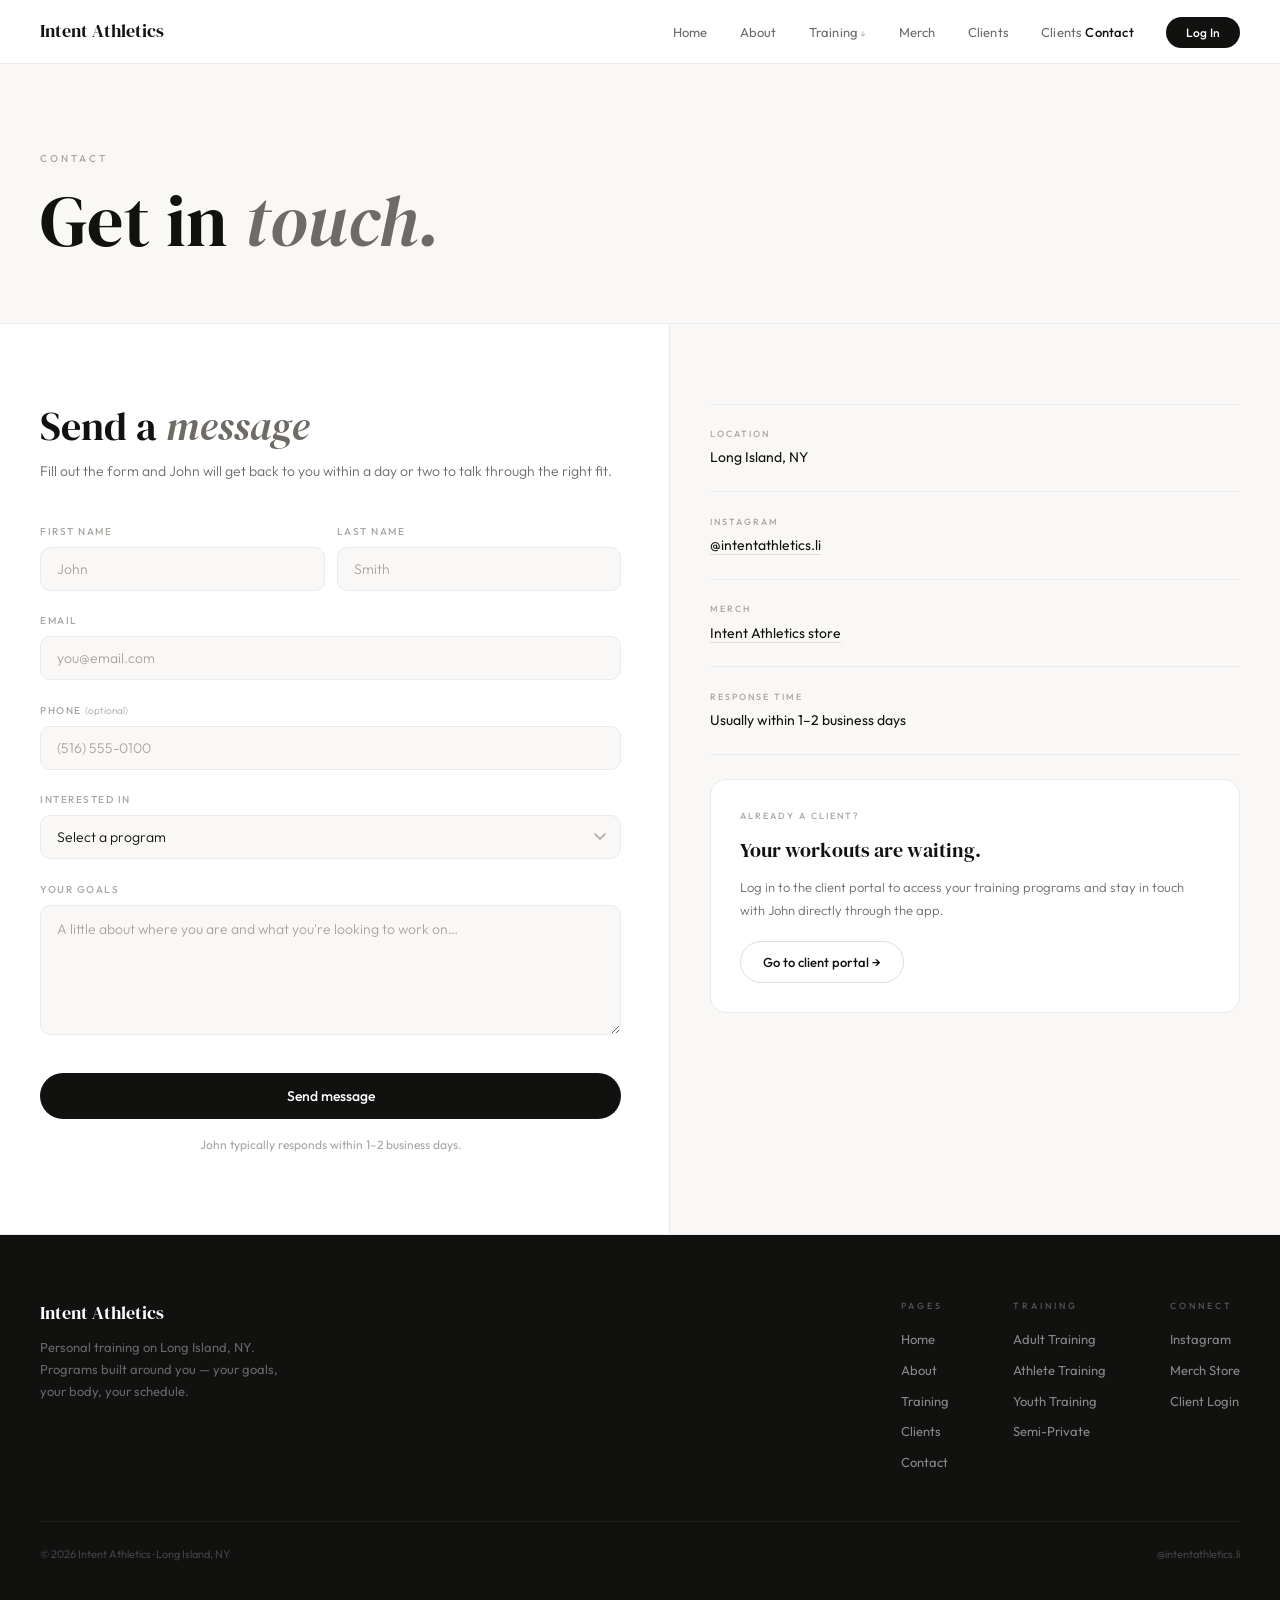
<file: intent/contact.html>
<!DOCTYPE html>
<html lang="en">
<head>
  <meta charset="UTF-8">
  <meta name="viewport" content="width=device-width, initial-scale=1.0">
  <title>Contact — Intent Athletics</title>
  <meta name="description" content="Get in touch with John Dunlop at Intent Athletics. Personal training on Long Island, NY.">
  <link rel="stylesheet" href="css/style.css">
  <style>
    .contact-header {
      padding: 5rem 2.5rem 4rem;
      background: var(--off);
      border-bottom: 1px solid var(--border);
    }
    .contact-header h1 {
      font-family: var(--font-display);
      font-size: clamp(44px,6vw,72px);
      font-weight: 400; color: var(--ink);
      line-height: 1.05;
    }
    .contact-header h1 em { font-style: italic; color: var(--ink-3); }

    .contact-layout {
      display: grid;
      grid-template-columns: 1.1fr 1fr;
      gap: 0;
      border-bottom: 1px solid var(--border);
    }

    .form-side {
      padding: 5rem 3rem 5rem 2.5rem;
      border-right: 1px solid var(--border);
    }

    .form-side h2 {
      font-family: var(--font-display);
      font-size: clamp(26px,3.5vw,40px);
      font-weight: 400; color: var(--ink);
      line-height: 1.1; margin-bottom: 0.7rem;
    }
    .form-side h2 em { font-style: italic; color: var(--ink-3); }
    .form-side > p { font-size:14px; color:var(--ink-3); line-height:1.8; margin-bottom:2.5rem; font-weight:300; }

    .form-group { margin-bottom: 1.4rem; }
    .form-group label {
      display: block; font-size: 10px; font-weight: 500;
      letter-spacing: 1.5px; text-transform: uppercase;
      color: var(--ink-4); margin-bottom: 7px;
    }
    .form-group input,
    .form-group textarea,
    .form-group select {
      width: 100%; background: var(--off);
      border: 1.5px solid var(--border); border-radius: var(--radius-sm);
      color: var(--ink); font-family: var(--font-body);
      font-size: 14px; font-weight: 300;
      padding: 12px 16px; outline: none;
      transition: border-color 0.2s, background 0.2s;
      -webkit-appearance: none; appearance: none;
    }
    .form-group input:focus,
    .form-group textarea:focus,
    .form-group select:focus { border-color: var(--ink-3); background: var(--white); }
    .form-group input::placeholder,
    .form-group textarea::placeholder { color: var(--ink-4); }
    .form-group textarea { min-height: 130px; resize: vertical; line-height: 1.65; }
    .form-group select {
      cursor: pointer;
      background-image: url("data:image/svg+xml,%3Csvg xmlns='http://www.w3.org/2000/svg' width='12' height='8' viewBox='0 0 12 8'%3E%3Cpath d='M1 1l5 5 5-5' stroke='%23a8a5a1' stroke-width='1.5' fill='none' stroke-linecap='round'/%3E%3C/svg%3E");
      background-repeat: no-repeat; background-position: right 14px center; padding-right: 40px;
    }
    .form-row { display: grid; grid-template-columns: 1fr 1fr; gap: 12px; }

    .submit-btn {
      width: 100%; background: var(--ink); color: var(--white);
      font-family: var(--font-body); font-size: 14px; font-weight: 500;
      padding: 14px; border: none; border-radius: var(--radius-pill);
      cursor: pointer; transition: background 0.2s; margin-top: 0.5rem;
    }
    .submit-btn:hover { background: var(--ink-2); }

    .form-note { font-size: 12px; color: var(--ink-4); margin-top: 1rem; text-align: center; }

    .success-banner {
      display: none;
      background: #f0f7e8; border: 1.5px solid #c0dfa0;
      border-radius: var(--radius-sm); padding: 1.2rem 1.4rem;
      margin-top: 1rem; font-size: 14px; color: var(--green);
      text-align: center;
    }

    .info-side {
      padding: 5rem 2.5rem;
      background: var(--off);
      display: flex; flex-direction: column; gap: 0;
      justify-content: flex-start;
    }

    .info-item {
      padding: 1.4rem 0;
      border-bottom: 1px solid var(--border);
    }
    .info-item:first-child { border-top: 1px solid var(--border); }
    .info-label {
      font-size: 9px; font-weight: 500; letter-spacing: 2px;
      text-transform: uppercase; color: var(--ink-4); margin-bottom: 5px;
    }
    .info-val { font-size: 14px; color: var(--ink); line-height: 1.6; }
    .info-val a { color: var(--ink); text-decoration: none; border-bottom: 1px solid var(--border-mid); transition: border-color 0.2s; }
    .info-val a:hover { border-color: var(--ink-3); }

    .portal-card {
      background: var(--white);
      border: 1.5px solid var(--border);
      border-radius: var(--radius-card);
      padding: 1.8rem; margin-top: 1.5rem;
    }
    .portal-card-label { font-size: 9px; font-weight: 500; letter-spacing: 2px; text-transform: uppercase; color: var(--ink-4); margin-bottom: 0.7rem; }
    .portal-card h3 { font-family: var(--font-display); font-size: 20px; font-weight: 400; color: var(--ink); margin-bottom: 0.6rem; }
    .portal-card p { font-size: 13px; color: var(--ink-3); line-height: 1.75; margin-bottom: 1.2rem; font-weight: 300; }

    @media(max-width:900px){
      .contact-header { padding: 3rem 1.25rem; }
      .contact-layout { grid-template-columns: 1fr; }
      .form-side { padding: 3rem 1.25rem; border-right: none; border-bottom: 1px solid var(--border); }
      .info-side { padding: 3rem 1.25rem; }
      .form-row { grid-template-columns: 1fr; }
    }
  </style>
</head>
<body>
<div id="nav-placeholder"></div>
<main>
  <div class="contact-header">
    <span class="eyebrow">Contact</span>
    <h1>Get in <em>touch.</em></h1>
  </div>

  <div class="contact-layout">
    <div class="form-side">
      <h2>Send a <em>message</em></h2>
      <p>Fill out the form and John will get back to you within a day or two to talk through the right fit.</p>
      <form id="contact-form" action="https://formspree.io/f/YOUR_FORM_ID" method="POST">
        <div class="form-row">
          <div class="form-group">
            <label for="fname">First name</label>
            <input type="text" id="fname" name="first_name" placeholder="John" required>
          </div>
          <div class="form-group">
            <label for="lname">Last name</label>
            <input type="text" id="lname" name="last_name" placeholder="Smith" required>
          </div>
        </div>
        <div class="form-group">
          <label for="email">Email</label>
          <input type="email" id="email" name="email" placeholder="you@email.com" required>
        </div>
        <div class="form-group">
          <label for="phone">Phone <span style="font-weight:300;text-transform:none;letter-spacing:0;">(optional)</span></label>
          <input type="tel" id="phone" name="phone" placeholder="(516) 555-0100">
        </div>
        <div class="form-group">
          <label for="interest">Interested in</label>
          <select id="interest" name="interest">
            <option value="">Select a program</option>
            <option value="adult">Adult Training</option>
            <option value="athlete">Athlete Training</option>
            <option value="youth">Youth Training</option>
            <option value="semi-private">Semi-Private Training</option>
            <option value="unsure">Not sure yet</option>
          </select>
        </div>
        <div class="form-group">
          <label for="message">Your goals</label>
          <textarea id="message" name="message" placeholder="A little about where you are and what you're looking to work on…"></textarea>
        </div>
        <button type="submit" class="submit-btn">Send message</button>
        <p class="form-note">John typically responds within 1–2 business days.</p>
        <div class="success-banner" id="success-msg">Message sent — John will be in touch soon.</div>
      </form>
    </div>

    <div class="info-side">
      <div class="info-item">
        <div class="info-label">Location</div>
        <div class="info-val">Long Island, NY</div>
      </div>
      <div class="info-item">
        <div class="info-label">Instagram</div>
        <div class="info-val"><a href="https://www.instagram.com/intentathletics.li/" target="_blank">@intentathletics.li</a></div>
      </div>
      <div class="info-item">
        <div class="info-label">Merch</div>
        <div class="info-val"><a href="https://wokeathleletics-fitness.itemorder.com/shop/home/" target="_blank">Intent Athletics store</a></div>
      </div>
      <div class="info-item">
        <div class="info-label">Response time</div>
        <div class="info-val">Usually within 1–2 business days</div>
      </div>
      <div class="portal-card">
        <div class="portal-card-label">Already a client?</div>
        <h3>Your workouts are waiting.</h3>
        <p>Log in to the client portal to access your training programs and stay in touch with John directly through the app.</p>
        <a href="https://train.woke-af.com/users/sign_up.html" target="_blank" class="btn btn-outline" style="font-size:13px;padding:10px 22px;">Go to client portal →</a>
      </div>
    </div>
  </div>
</main>
<div id="footer-placeholder"></div>
<script src="js/components.js"></script>
<script>
  const form = document.getElementById('contact-form');
  const success = document.getElementById('success-msg');
  form.addEventListener('submit', async function(e) {
    e.preventDefault();
    const action = form.getAttribute('action');
    if (action.includes('YOUR_FORM_ID')) {
      success.style.display = 'block';
      form.reset();
      return;
    }
    const data = new FormData(form);
    try {
      const res = await fetch(action, { method:'POST', body:data, headers:{'Accept':'application/json'} });
      if (res.ok) { success.style.display = 'block'; form.reset(); }
    } catch(err) { success.style.display = 'block'; form.reset(); }
  });
</script>
</body>
</html>
</file>
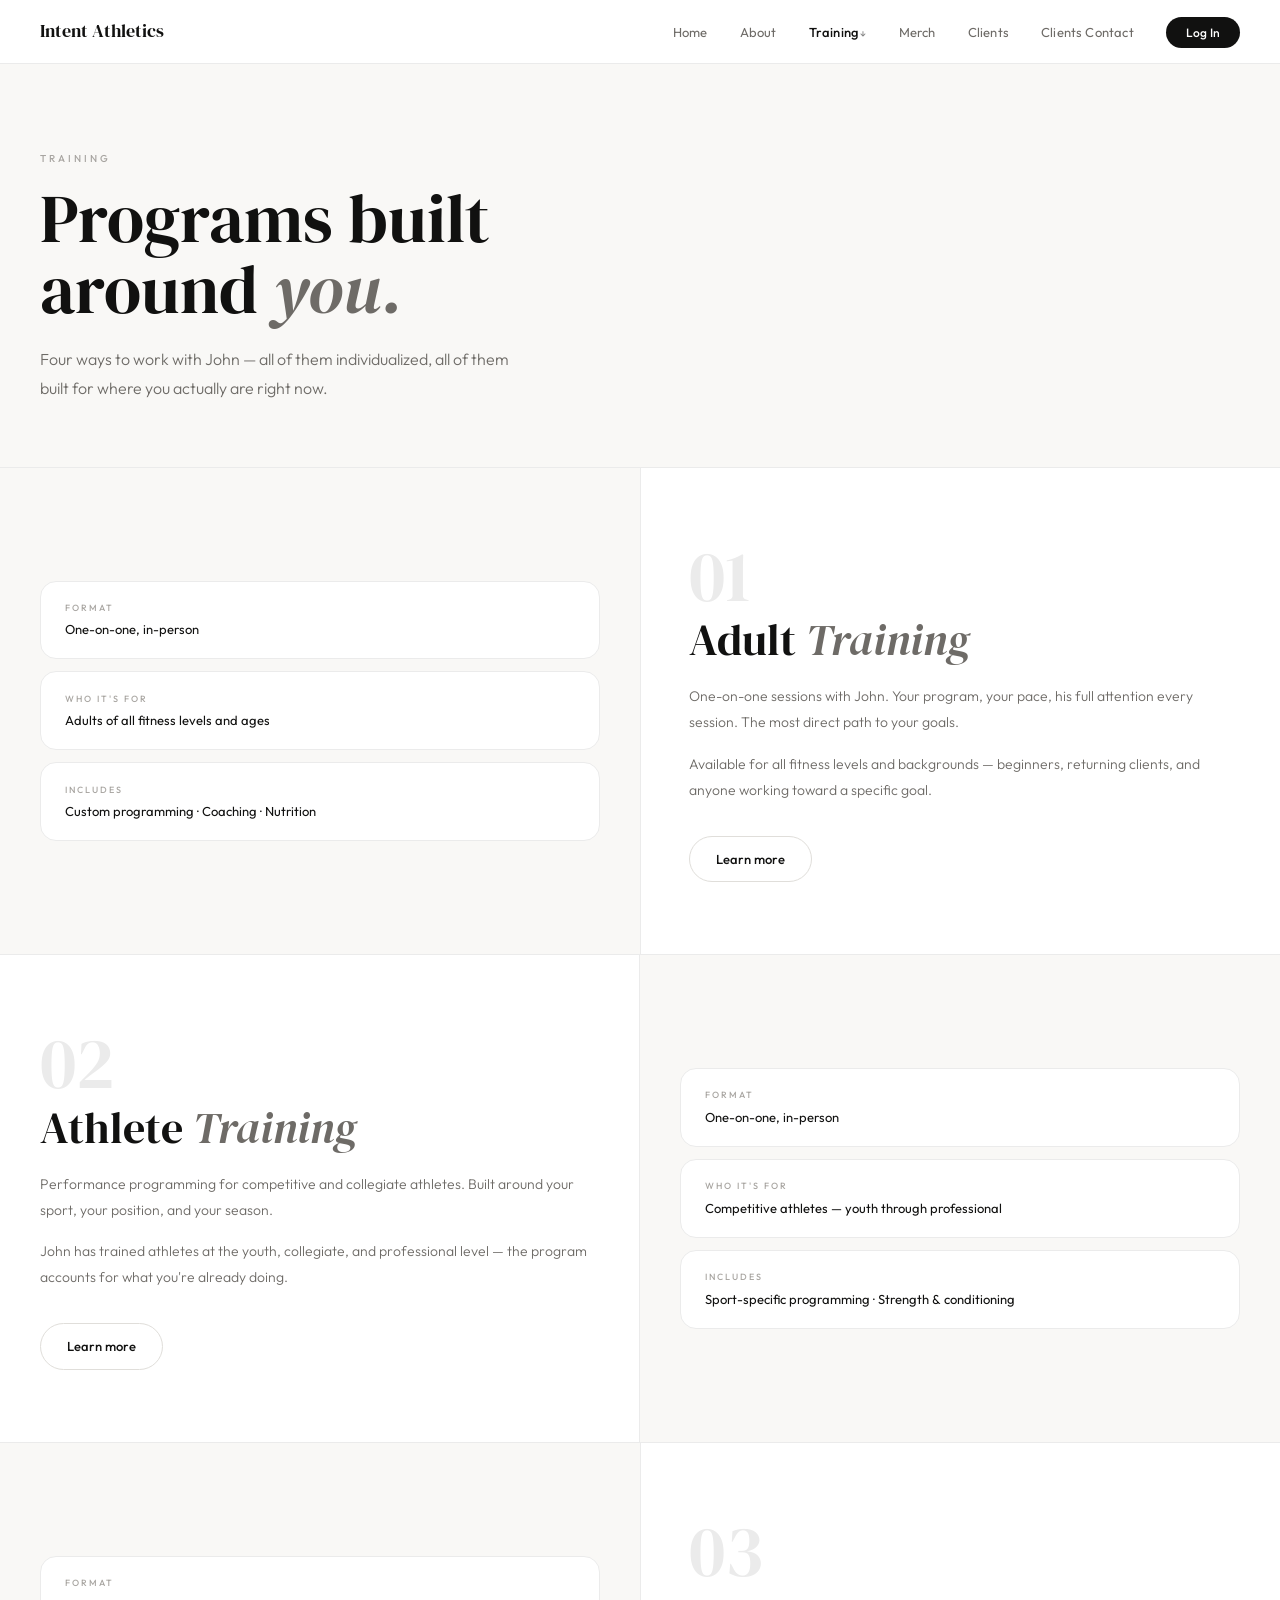
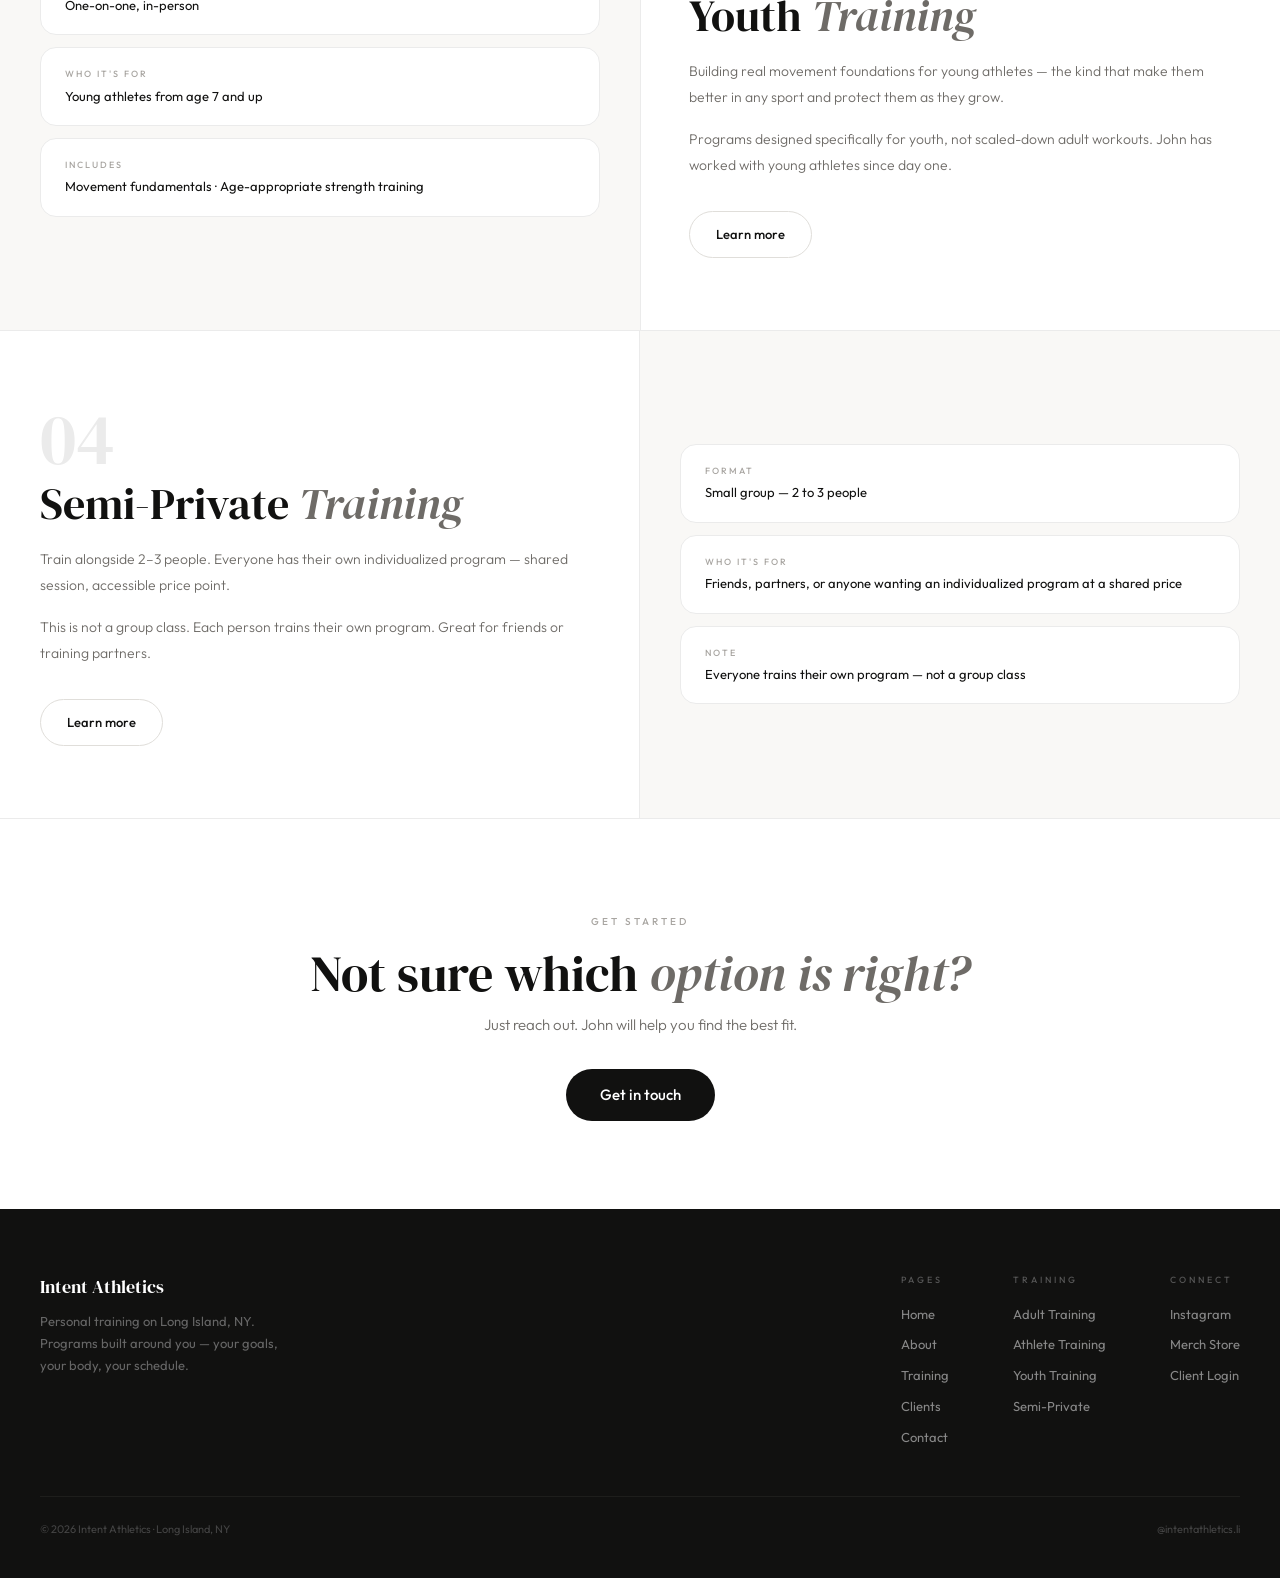
<file: intent/training.html>
<!DOCTYPE html>
<html lang="en">
<head>
  <meta charset="UTF-8">
  <meta name="viewport" content="width=device-width, initial-scale=1.0">
  <title>Training — Intent Athletics</title>
  <meta name="description" content="Adult training, athlete training, youth training, and semi-private sessions on Long Island, NY. Every program built around you.">
  <link rel="stylesheet" href="css/style.css">
  <style>
    .training-intro {
      padding: 5rem 2.5rem 4rem;
      border-bottom: 1px solid var(--border);
      background: var(--off);
    }
    .training-intro h1 {
      font-family: var(--font-display);
      font-size: clamp(40px,6vw,68px);
      font-weight: 400; color: var(--ink);
      line-height: 1.05; margin-bottom: 1.2rem;
    }
    .training-intro h1 em { font-style: italic; color: var(--ink-3); }
    .training-intro p { font-size:16px; color:var(--ink-3); max-width:500px; line-height:1.8; font-weight:300; }

    .program-block {
      display: grid;
      grid-template-columns: 1fr 1fr;
      border-bottom: 1px solid var(--border);
      min-height: 380px;
    }
    .program-block:nth-child(even) .prog-text { order: 2; }
    .program-block:nth-child(even) .prog-detail { order: 1; }

    .prog-text {
      padding: 4.5rem 3rem 4.5rem 2.5rem;
      border-right: 1px solid var(--border);
      display: flex; flex-direction: column; justify-content: center;
    }
    .program-block:nth-child(even) .prog-text {
      border-right: none;
      border-left: 1px solid var(--border);
      padding: 4.5rem 2.5rem 4.5rem 3rem;
    }

    .prog-num {
      font-family: var(--font-display);
      font-size: 72px; color: var(--border);
      line-height: 1; margin-bottom: 0.3rem;
    }

    .prog-text h2 {
      font-family: var(--font-display);
      font-size: clamp(28px,4vw,44px);
      font-weight: 400; color: var(--ink);
      line-height: 1.1; margin-bottom: 1.2rem;
    }
    .prog-text h2 em { font-style: italic; color: var(--ink-3); }
    .prog-text p { font-size:14px; color:var(--ink-3); line-height:1.85; margin-bottom:1rem; font-weight:300; }

    .prog-detail {
      background: var(--off);
      padding: 4.5rem 2.5rem;
      display: flex; flex-direction: column;
      gap: 12px; justify-content: center;
    }

    .detail-card {
      background: var(--white);
      border: 1px solid var(--border);
      border-radius: var(--radius-card);
      padding: 1.2rem 1.5rem;
    }
    .detail-label {
      font-size: 9px; font-weight: 500;
      letter-spacing: 2px; text-transform: uppercase;
      color: var(--ink-4); margin-bottom: 4px;
    }
    .detail-val { font-size: 13px; color: var(--ink); line-height: 1.55; }

    .cta-section { padding:5.5rem 2.5rem; text-align:center; }
    .cta-section h2 { font-family:var(--font-display); font-size:clamp(28px,4vw,50px); font-weight:400; color:var(--ink); line-height:1.1; margin-bottom:0.8rem; }
    .cta-section h2 em { font-style:italic; color:var(--ink-3); }
    .cta-section p { font-size:15px; color:var(--ink-3); margin-bottom:2rem; font-weight:300; }

    @media(max-width:768px){
      .training-intro { padding:3rem 1.25rem; }
      .program-block { grid-template-columns:1fr; }
      .prog-text,.program-block:nth-child(even) .prog-text { padding:3rem 1.25rem; border:none; border-bottom:1px solid var(--border); order:1; }
      .prog-detail,.program-block:nth-child(even) .prog-detail { padding:2.5rem 1.25rem; order:2; }
      .cta-section { padding:4rem 1.25rem; }
    }
  </style>
</head>
<body>
<div id="nav-placeholder"></div>
<main>
  <div class="training-intro">
    <span class="eyebrow">Training</span>
    <h1>Programs built<br>around <em>you.</em></h1>
    <p>Four ways to work with John — all of them individualized, all of them built for where you actually are right now.</p>
  </div>

  <div class="program-block">
    <div class="prog-text">
      <div class="prog-num">01</div>
      <h2>Adult <em>Training</em></h2>
      <p>One-on-one sessions with John. Your program, your pace, his full attention every session. The most direct path to your goals.</p>
      <p>Available for all fitness levels and backgrounds — beginners, returning clients, and anyone working toward a specific goal.</p>
      <a href="training/adult-training.html" class="btn btn-outline" style="margin-top:1rem;align-self:flex-start;">Learn more</a>
    </div>
    <div class="prog-detail">
      <div class="detail-card"><div class="detail-label">Format</div><div class="detail-val">One-on-one, in-person</div></div>
      <div class="detail-card"><div class="detail-label">Who it's for</div><div class="detail-val">Adults of all fitness levels and ages</div></div>
      <div class="detail-card"><div class="detail-label">Includes</div><div class="detail-val">Custom programming · Coaching · Nutrition</div></div>
    </div>
  </div>

  <div class="program-block">
    <div class="prog-text">
      <div class="prog-num">02</div>
      <h2>Athlete <em>Training</em></h2>
      <p>Performance programming for competitive and collegiate athletes. Built around your sport, your position, and your season.</p>
      <p>John has trained athletes at the youth, collegiate, and professional level — the program accounts for what you're already doing.</p>
      <a href="training/athlete-training.html" class="btn btn-outline" style="margin-top:1rem;align-self:flex-start;">Learn more</a>
    </div>
    <div class="prog-detail">
      <div class="detail-card"><div class="detail-label">Format</div><div class="detail-val">One-on-one, in-person</div></div>
      <div class="detail-card"><div class="detail-label">Who it's for</div><div class="detail-val">Competitive athletes — youth through professional</div></div>
      <div class="detail-card"><div class="detail-label">Includes</div><div class="detail-val">Sport-specific programming · Strength &amp; conditioning</div></div>
    </div>
  </div>

  <div class="program-block">
    <div class="prog-text">
      <div class="prog-num">03</div>
      <h2>Youth <em>Training</em></h2>
      <p>Building real movement foundations for young athletes — the kind that make them better in any sport and protect them as they grow.</p>
      <p>Programs designed specifically for youth, not scaled-down adult workouts. John has worked with young athletes since day one.</p>
      <a href="training/youth-training.html" class="btn btn-outline" style="margin-top:1rem;align-self:flex-start;">Learn more</a>
    </div>
    <div class="prog-detail">
      <div class="detail-card"><div class="detail-label">Format</div><div class="detail-val">One-on-one, in-person</div></div>
      <div class="detail-card"><div class="detail-label">Who it's for</div><div class="detail-val">Young athletes from age 7 and up</div></div>
      <div class="detail-card"><div class="detail-label">Includes</div><div class="detail-val">Movement fundamentals · Age-appropriate strength training</div></div>
    </div>
  </div>

  <div class="program-block">
    <div class="prog-text">
      <div class="prog-num">04</div>
      <h2>Semi-Private <em>Training</em></h2>
      <p>Train alongside 2–3 people. Everyone has their own individualized program — shared session, accessible price point.</p>
      <p>This is not a group class. Each person trains their own program. Great for friends or training partners.</p>
      <a href="training/semi-private.html" class="btn btn-outline" style="margin-top:1rem;align-self:flex-start;">Learn more</a>
    </div>
    <div class="prog-detail">
      <div class="detail-card"><div class="detail-label">Format</div><div class="detail-val">Small group — 2 to 3 people</div></div>
      <div class="detail-card"><div class="detail-label">Who it's for</div><div class="detail-val">Friends, partners, or anyone wanting an individualized program at a shared price</div></div>
      <div class="detail-card"><div class="detail-label">Note</div><div class="detail-val">Everyone trains their own program — not a group class</div></div>
    </div>
  </div>

  <section class="cta-section">
    <span class="eyebrow">Get started</span>
    <h2>Not sure which <em>option is right?</em></h2>
    <p>Just reach out. John will help you find the best fit.</p>
    <a href="contact.html" class="btn btn-primary" style="font-size:15px;padding:14px 34px;">Get in touch</a>
  </section>
</main>
<div id="footer-placeholder"></div>
<script src="js/components.js"></script>
</body>
</html>
</file>
<file: css/style.css>
@import url('https://fonts.googleapis.com/css2?family=DM+Serif+Display:ital@0;1&family=Outfit:wght@300;400;500;600&display=swap');

:root {
  --white: #ffffff;
  --off: #f9f8f6;
  --surface: #f3f1ee;
  --border: #ebebeb;
  --border-mid: #e0deda;
  --ink: #111110;
  --ink-2: #3a3835;
  --ink-3: #6e6b67;
  --ink-4: #a8a5a1;
  --green: #4a7a14;
  --green-bg: #f0f6e8;
  --sage: #6b9e6b;
  --sage-light: #f0f6f0;
  --radius-pill: 99px;
  --radius-card: 16px;
  --radius-sm: 10px;
  --font-display: 'DM Serif Display', Georgia, serif;
  --font-body: 'Outfit', system-ui, sans-serif;
}

*, *::before, *::after { box-sizing: border-box; margin: 0; padding: 0; }
html { scroll-behavior: smooth; }

body {
  background: var(--white);
  color: var(--ink);
  font-family: var(--font-body);
  font-weight: 400;
  line-height: 1.6;
  -webkit-font-smoothing: antialiased;
}

/* ── NAV ── */
.nav {
  position: sticky;
  top: 0;
  z-index: 100;
  background: rgba(255,255,255,0.94);
  backdrop-filter: blur(14px);
  -webkit-backdrop-filter: blur(14px);
  border-bottom: 1px solid var(--border);
  display: flex;
  align-items: center;
  justify-content: space-between;
  padding: 0 2.5rem;
  height: 64px;
}

.nav-logo { text-decoration: none; display: flex; align-items: center; }
.nav-logo img { height: 36px; width: auto; filter: invert(1); }
.nav-logo-text {
  font-family: var(--font-display);
  font-size: 18px;
  color: var(--ink);
  letter-spacing: 0.2px;
}

.nav-links {
  display: flex;
  align-items: center;
  gap: 2rem;
  list-style: none;
}

.nav-links a {
  color: var(--ink-3);
  font-size: 13px;
  font-weight: 400;
  text-decoration: none;
  transition: color 0.2s;
  letter-spacing: 0.2px;
}

.nav-links a:hover { color: var(--sage); }
.nav-links a.active { color: var(--sage); font-weight: 500; }

.nav-dropdown { position: relative; }

.nav-dropdown-menu {
  display: none;
  position: absolute;
  top: calc(100% + 4px);
  left: 50%;
  transform: translateX(-50%);
  background: var(--white);
  border: 1px solid var(--border);
  border-radius: var(--radius-sm);
  min-width: 210px;
  box-shadow: 0 8px 32px rgba(0,0,0,0.08);
  overflow: hidden;
  z-index: 200;
}

.nav-dropdown-menu.open { display: block; }

.nav-dropdown-menu a {
  display: block;
  padding: 11px 16px;
  font-size: 13px;
  color: var(--ink-3);
  border-bottom: 1px solid var(--border);
  text-decoration: none;
  transition: background 0.15s, color 0.15s;
}

.nav-dropdown-menu a:last-child { border-bottom: none; }
.nav-dropdown-menu a:hover { background: var(--sage-light); color: var(--sage); }

.nav-dropdown > a::after {
  content: ' ↓';
  font-size: 9px;
  opacity: 0.4;
  margin-left: 2px;
}

.nav-cta {
  background: var(--ink) !important;
  color: var(--white) !important;
  padding: 8px 20px !important;
  border-radius: var(--radius-pill) !important;
  font-size: 12px !important;
  font-weight: 500 !important;
  transition: background 0.2s !important;
}
.nav-cta:hover { background: var(--ink-2) !important; }

.nav-hamburger {
  display: none;
  flex-direction: column;
  gap: 5px;
  cursor: pointer;
  background: none;
  border: none;
  padding: 4px;
}
.nav-hamburger span {
  display: block; width: 22px; height: 1.5px;
  background: var(--ink); border-radius: 2px; transition: all 0.3s;
}

/* ── BUTTONS ── */
.btn {
  display: inline-block;
  font-family: var(--font-body);
  font-size: 13px;
  font-weight: 500;
  text-decoration: none;
  padding: 12px 26px;
  border-radius: var(--radius-pill);
  border: none;
  cursor: pointer;
  transition: all 0.2s;
}
.btn-primary { background: var(--ink); color: var(--white); }
.btn-primary:hover { background: var(--ink-2); }
.btn-outline { background: transparent; color: var(--ink); border: 1.5px solid var(--border-mid); }
.btn-outline:hover { border-color: var(--ink-3); }
.btn-ghost { background: var(--surface); color: var(--ink); }
.btn-ghost:hover { background: var(--border); }

/* ── UTILITIES ── */
.eyebrow {
  display: inline-block;
  font-size: 10px;
  font-weight: 500;
  letter-spacing: 3px;
  text-transform: uppercase;
  color: var(--ink-4);
  margin-bottom: 1rem;
}

.divider { border: none; border-top: 1px solid var(--border); }

/* ── PAGE HEADER ── */
.page-header {
  padding: 5rem 2.5rem 4rem;
  background: var(--off);
  border-bottom: 1px solid var(--border);
}
.page-header h1 {
  font-family: var(--font-display);
  font-size: clamp(40px, 6vw, 64px);
  font-weight: 400;
  line-height: 1.05;
  color: var(--ink);
  margin-bottom: 1rem;
}
.page-header h1 em { font-style: italic; color: var(--ink-3); }
.page-header p {
  font-size: 16px; color: var(--ink-3);
  max-width: 480px; line-height: 1.8; font-weight: 300;
}

/* ── FOOTER ── */
.footer {
  background: var(--ink);
  padding: 4rem 2.5rem 2.5rem;
}
.footer-top {
  display: flex;
  justify-content: space-between;
  align-items: flex-start;
  margin-bottom: 3rem;
  gap: 2rem;
  flex-wrap: wrap;
}
.footer-logo img { height: 32px; width: auto; opacity: 0.9; margin-bottom: 1rem; }
.footer-desc {
  font-size: 13px; color: #666; line-height: 1.7; max-width: 260px; margin-top: 0.5rem;
}
.footer-cols { display: flex; gap: 4rem; flex-wrap: wrap; }
.footer-col-label {
  font-size: 9px; font-weight: 500; letter-spacing: 3px;
  text-transform: uppercase; color: #555; margin-bottom: 1rem;
}
.footer-col-links { display: flex; flex-direction: column; gap: 10px; }
.footer-col-links a {
  font-size: 13px; color: #888; text-decoration: none; transition: color 0.2s;
}
.footer-col-links a:hover { color: var(--white); }
.footer-bottom {
  border-top: 1px solid #1e1e1c;
  padding-top: 1.5rem;
  display: flex;
  justify-content: space-between;
  align-items: center;
  font-size: 11px; color: #444; flex-wrap: wrap; gap: 1rem;
}
.footer-bottom a { color: #444; text-decoration: none; }
.footer-bottom a:hover { color: #888; }

/* ── MOBILE ── */
@media (max-width: 768px) {
  .nav { padding: 0 1.25rem; }
  .nav-hamburger { display: flex; }
  .nav-links {
    display: none; position: absolute; top: 64px; left: 0; right: 0;
    background: var(--white); border-bottom: 1px solid var(--border);
    flex-direction: column; gap: 0; padding: 0.5rem 0 1rem;
  }
  .nav-links.open { display: flex; }
  .nav-links li { width: 100%; }
  .nav-links a { display: block; padding: 0.75rem 1.5rem; font-size: 14px; }
  .nav-dropdown-menu { position: static; transform: none; box-shadow: none; border: none; border-radius: 0; background: var(--off); }
  .nav-dropdown-menu.open { display: block; }
  .nav-dropdown-menu a { padding-left: 2.5rem; font-size: 12px; }
  .nav-cta { margin: 0.5rem 1.25rem !important; display: block; text-align: center; border-radius: var(--radius-pill) !important; }
  .page-header { padding: 3rem 1.25rem 2.5rem; }
  .footer { padding: 2.5rem 1.25rem 2rem; }
  .footer-top { flex-direction: column; }
  .footer-cols { gap: 2rem; }
}
</file>
<file: css/admin.css>
:root {
  --white: #ffffff; --off: #f9f8f6; --surface: #f3f1ee;
  --border: #ebebeb; --border-mid: #e0deda;
  --ink: #111110; --ink-2: #3a3835; --ink-3: #6e6b67; --ink-4: #a8a5a1;
  --green: #4a7a14; --green-bg: #f0f6e8;
  --radius-pill: 99px; --radius-card: 16px; --radius-sm: 10px;
  --font-display: 'DM Serif Display', Georgia, serif;
  --font-body: 'Outfit', system-ui, sans-serif;
  --panel: #1a1a18; --panel-border: #2a2a28; --panel-hover: #242422;
}
*, *::before, *::after { box-sizing: border-box; margin: 0; padding: 0; }
html, body { height: 100%; }
body { font-family: var(--font-body); background: var(--panel); color: var(--white); overflow: hidden; -webkit-font-smoothing: antialiased; }

/* LOGIN */
.login-screen { position: fixed; inset: 0; z-index: 999; background: var(--panel); display: flex; align-items: center; justify-content: center; }
.login-card { background: #222220; border: 1px solid var(--panel-border); border-radius: 20px; padding: 3rem; width: 360px; text-align: center; }
.login-logo { font-family: var(--font-display); font-size: 22px; color: var(--white); margin-bottom: 3px; }
.login-sub { font-size: 9px; letter-spacing: 3px; text-transform: uppercase; color: #444; margin-bottom: 2.5rem; }
.login-card h2 { font-family: var(--font-display); font-size: 26px; font-weight: 400; color: var(--white); margin-bottom: 0.5rem; }
.login-card p { font-size: 13px; color: #555; margin-bottom: 2rem; }
.login-group { margin-bottom: 1rem; text-align: left; }
.login-group label { display: block; font-size: 9px; font-weight: 500; letter-spacing: 2px; text-transform: uppercase; color: #555; margin-bottom: 6px; }
.login-group input { width: 100%; background: #111110; border: 1px solid #333; border-radius: 8px; padding: 11px 14px; font-family: var(--font-body); font-size: 14px; color: var(--white); outline: none; transition: border-color 0.2s; }
.login-group input:focus { border-color: #555; }
.login-btn { width: 100%; background: var(--white); color: var(--ink); font-family: var(--font-body); font-size: 14px; font-weight: 600; padding: 13px; border: none; border-radius: var(--radius-pill); cursor: pointer; margin-top: 0.5rem; transition: background 0.2s; }
.login-btn:hover { background: var(--off); }
.login-error { display: none; background: #3a1010; border: 1px solid #5a2020; border-radius: 8px; padding: 10px 14px; font-size: 13px; color: #f87171; margin-top: 1rem; }

/* LAYOUT */
.admin-wrap { display: flex; height: 100vh; }

/* SIDEBAR */
.sidebar { width: 220px; flex-shrink: 0; background: #111110; border-right: 1px solid var(--panel-border); display: flex; flex-direction: column; }
.sidebar-head { padding: 1.5rem 1.2rem 1.2rem; border-bottom: 1px solid var(--panel-border); }
.sidebar-logo { font-family: var(--font-display); font-size: 15px; color: var(--white); margin-bottom: 2px; }
.sidebar-sub { font-size: 8px; letter-spacing: 3px; text-transform: uppercase; color: #444; }
.sidebar-nav { padding: 1rem 0.6rem; flex: 1; }
.sidebar-section-label { font-size: 8px; letter-spacing: 3px; text-transform: uppercase; color: #3a3a38; padding: 0.5rem 0.6rem; margin-bottom: 2px; }
.sidebar-btn { width: 100%; display: flex; align-items: center; gap: 10px; background: none; border: none; cursor: pointer; padding: 9px 10px; border-radius: 8px; color: #666; font-family: var(--font-body); font-size: 13px; font-weight: 400; transition: all 0.15s; text-align: left; margin-bottom: 2px; }
.sidebar-btn:hover { background: var(--panel-hover); color: #aaa; }
.sidebar-btn.active { background: #2a2a28; color: var(--white); }
.sidebar-btn svg { flex-shrink: 0; opacity: 0.5; }
.sidebar-btn.active svg { opacity: 1; }
.sidebar-footer { padding: 1rem 0.8rem; border-top: 1px solid var(--panel-border); display: flex; flex-direction: column; gap: 4px; }
.sidebar-footer a, .sidebar-footer button { display: block; font-size: 12px; color: #444; text-decoration: none; background: none; border: none; cursor: pointer; font-family: var(--font-body); padding: 6px 8px; border-radius: 6px; transition: all 0.15s; text-align: left; }
.sidebar-footer a:hover, .sidebar-footer button:hover { color: #888; background: var(--panel-hover); }

/* MAIN */
.main-area { flex: 1; display: flex; overflow: hidden; }

/* EDITOR */
.editor-panel { width: 360px; flex-shrink: 0; background: #1a1a18; border-right: 1px solid var(--panel-border); display: flex; flex-direction: column; overflow: hidden; }
.editor-header { padding: 1.2rem 1.5rem; border-bottom: 1px solid var(--panel-border); display: flex; align-items: center; justify-content: space-between; }
.editor-title { font-size: 14px; font-weight: 500; color: var(--white); }
.editor-body { flex: 1; overflow-y: auto; padding: 1.2rem 1.5rem; }
.editor-body::-webkit-scrollbar { width: 4px; }
.editor-body::-webkit-scrollbar-thumb { background: #333; border-radius: 2px; }

/* ITEM LIST */
.item-list { display: flex; flex-direction: column; gap: 8px; margin-bottom: 1rem; }
.item-row { display: flex; align-items: center; gap: 10px; background: #222220; border: 1px solid var(--panel-border); border-radius: 10px; padding: 10px 12px; cursor: grab; transition: border-color 0.15s; }
.item-row:hover { border-color: #3a3a38; }
.item-row.dragging { opacity: 0.4; cursor: grabbing; }
.item-row.drag-over { border-color: #a3d44a; background: #1e2218; }
.drag-handle { color: #333; flex-shrink: 0; font-size: 16px; line-height: 1; }
.item-thumb { width: 40px; height: 40px; border-radius: 6px; background: #2a2a28; overflow: hidden; flex-shrink: 0; display: flex; align-items: center; justify-content: center; }
.item-thumb img { width: 100%; height: 100%; object-fit: cover; }
.item-info { flex: 1; min-width: 0; }
.item-name { font-size: 13px; font-weight: 500; color: var(--white); white-space: nowrap; overflow: hidden; text-overflow: ellipsis; }
.item-meta { font-size: 11px; color: #555; margin-top: 1px; }
.item-actions { display: flex; gap: 4px; flex-shrink: 0; }
.icon-btn { width: 28px; height: 28px; border-radius: 6px; background: none; border: none; cursor: pointer; display: flex; align-items: center; justify-content: center; color: #555; transition: all 0.15s; }
.icon-btn:hover { background: #333; color: #aaa; }
.icon-btn.danger:hover { background: #3a1010; color: #f87171; }

/* FORM */
.form-section { background: #222220; border: 1px solid var(--panel-border); border-radius: 12px; padding: 1.2rem; margin-bottom: 1rem; }
.form-section-title { font-size: 12px; font-weight: 500; color: var(--white); margin-bottom: 1rem; }
.field { margin-bottom: 1rem; }
.field:last-child { margin-bottom: 0; }
.field label { display: block; font-size: 9px; font-weight: 500; letter-spacing: 2px; text-transform: uppercase; color: #555; margin-bottom: 5px; }
.field input, .field textarea, .field select { width: 100%; background: #111110; border: 1px solid #333; border-radius: 8px; padding: 9px 12px; font-family: var(--font-body); font-size: 13px; color: var(--white); outline: none; transition: border-color 0.2s; -webkit-appearance: none; }
.field input:focus, .field textarea:focus { border-color: #555; }
.field textarea { min-height: 80px; resize: vertical; line-height: 1.6; }
.field select { background-image: url("data:image/svg+xml,%3Csvg xmlns='http://www.w3.org/2000/svg' width='10' height='6' viewBox='0 0 10 6'%3E%3Cpath d='M1 1l4 4 4-4' stroke='%23555' stroke-width='1.5' fill='none' stroke-linecap='round'/%3E%3C/svg%3E"); background-repeat: no-repeat; background-position: right 12px center; padding-right: 32px; cursor: pointer; }
.field-row { display: grid; grid-template-columns: 1fr 1fr; gap: 8px; }

.img-drop { border: 1.5px dashed #333; border-radius: 8px; padding: 1.2rem; text-align: center; cursor: pointer; transition: all 0.2s; position: relative; }
.img-drop:hover { border-color: #555; background: #1a1a18; }
.img-drop input { position: absolute; inset: 0; opacity: 0; cursor: pointer; width: 100%; height: 100%; }
.img-drop-icon { font-size: 22px; margin-bottom: 5px; }
.img-drop-text { font-size: 12px; color: #555; }
.img-preview-wrap { margin-top: 10px; border-radius: 8px; overflow: hidden; display: none; }
.img-preview-wrap img { width: 100%; max-height: 140px; object-fit: cover; display: block; }

.toggle-row { display: flex; align-items: center; gap: 10px; }
.toggle { width: 36px; height: 20px; background: #333; border-radius: 10px; position: relative; cursor: pointer; border: none; transition: background 0.2s; flex-shrink: 0; }
.toggle::after { content: ''; width: 14px; height: 14px; background: #666; border-radius: 50%; position: absolute; top: 3px; left: 3px; transition: all 0.2s; }
.toggle.on { background: var(--green); }
.toggle.on::after { background: var(--white); transform: translateX(16px); }
.toggle-label { font-size: 12px; color: #666; }

.btn-row { display: flex; gap: 8px; margin-top: 1rem; }
.save-btn { flex: 1; background: var(--white); color: var(--ink); font-family: var(--font-body); font-size: 13px; font-weight: 600; padding: 10px; border: none; border-radius: var(--radius-pill); cursor: pointer; transition: background 0.2s; }
.save-btn:hover { background: var(--off); }
.cancel-btn { background: #222; color: #666; font-family: var(--font-body); font-size: 13px; font-weight: 500; padding: 10px 18px; border: none; border-radius: var(--radius-pill); cursor: pointer; transition: all 0.2s; }
.cancel-btn:hover { background: #2a2a28; color: #aaa; }
.add-btn { width: 100%; background: #222220; border: 1px dashed #333; color: #555; font-family: var(--font-body); font-size: 13px; padding: 10px; border-radius: 10px; cursor: pointer; transition: all 0.2s; display: flex; align-items: center; justify-content: center; gap: 6px; }
.add-btn:hover { border-color: #555; color: #aaa; }
.empty-msg { text-align: center; padding: 2rem; color: #444; font-size: 13px; }

/* PREVIEW */
.preview-panel { flex: 1; display: flex; flex-direction: column; overflow: hidden; }
.preview-header { background: #111110; border-bottom: 1px solid var(--panel-border); padding: 0.8rem 1.5rem; display: flex; align-items: center; justify-content: space-between; }
.preview-label { font-size: 11px; color: #444; letter-spacing: 2px; text-transform: uppercase; }
.preview-body { flex: 1; overflow-y: auto; background: var(--white); font-family: var(--font-body); color: var(--ink); -webkit-font-smoothing: antialiased; }

/* PREVIEW SITE STYLES */
.pv-section { padding: 2.5rem; border-bottom: 1px solid var(--border); }
.pv-eyebrow { font-size: 9px; font-weight: 500; letter-spacing: 3px; text-transform: uppercase; color: var(--ink-4); margin-bottom: 1rem; display: block; }
.pv-h2 { font-family: var(--font-display); font-size: 28px; font-weight: 400; color: var(--ink); line-height: 1.1; margin-bottom: 1.8rem; }
.pv-h2 em { font-style: italic; color: var(--ink-3); }
.pv-empty { color: var(--ink-4); font-size: 14px; font-style: italic; text-align: center; padding: 3rem; }
.pv-merch-grid { display: grid; grid-template-columns: repeat(3,1fr); gap: 12px; }
.pv-merch-card { background: var(--off); border: 1px solid var(--border); border-radius: 12px; overflow: hidden; }
.pv-merch-img { aspect-ratio: 1; background: var(--surface); display: flex; align-items: center; justify-content: center; overflow: hidden; }
.pv-merch-img img { width: 100%; height: 100%; object-fit: cover; }
.pv-merch-body { padding: 0.9rem; }
.pv-merch-name { font-size: 13px; font-weight: 500; color: var(--ink); margin-bottom: 3px; }
.pv-merch-price { font-size: 12px; color: var(--ink-3); }
.pv-featured { display: grid; grid-template-columns: 1fr 1fr; min-height: 280px; border-bottom: 1px solid var(--border); }
.pv-featured-photo { background: var(--surface); overflow: hidden; }
.pv-featured-photo img { width: 100%; height: 100%; object-fit: cover; object-position: top; display: block; }
.pv-featured-content { padding: 2rem; display: flex; flex-direction: column; justify-content: center; border-left: 1px solid var(--border); }
.pv-badge { display: inline-block; background: var(--green-bg); color: var(--green); font-size: 9px; font-weight: 500; padding: 3px 10px; border-radius: 99px; margin-bottom: 0.8rem; }
.pv-client-name { font-family: var(--font-display); font-size: 26px; font-weight: 400; color: var(--ink); margin-bottom: 4px; }
.pv-client-sub { font-size: 9px; letter-spacing: 2px; color: var(--ink-4); text-transform: uppercase; margin-bottom: 1rem; }
.pv-quote { font-family: var(--font-display); font-size: 14px; font-style: italic; color: var(--ink-3); line-height: 1.6; border-left: 2px solid var(--border-mid); padding-left: 1rem; }
.pv-clients-grid { display: grid; grid-template-columns: repeat(3,1fr); gap: 12px; padding: 2rem 2.5rem; background: var(--off); }
.pv-client-card { background: var(--white); border: 1px solid var(--border); border-radius: 12px; overflow: hidden; }
.pv-client-photo { aspect-ratio: 4/5; background: var(--surface); overflow: hidden; }
.pv-client-photo img { width: 100%; height: 100%; object-fit: cover; object-position: top; display: block; }
.pv-client-body { padding: 0.9rem; }
.pv-client-badge { display: inline-block; background: var(--surface); color: var(--ink-4); font-size: 9px; font-weight: 500; padding: 2px 8px; border-radius: 99px; letter-spacing: 1px; text-transform: uppercase; margin-bottom: 5px; }
.pv-client-name2 { font-family: var(--font-display); font-size: 17px; font-weight: 400; color: var(--ink); margin-bottom: 3px; }
.pv-client-meta { font-size: 10px; color: var(--ink-4); letter-spacing: 1px; text-transform: uppercase; margin-bottom: 5px; }
.pv-client-quote { font-size: 12px; color: var(--ink-3); font-style: italic; font-family: var(--font-display); line-height: 1.6; }

/* TOAST */
.toast { position: fixed; bottom: 2rem; left: 50%; transform: translateX(-50%) translateY(80px); background: var(--white); color: var(--ink); font-size: 13px; font-weight: 500; padding: 10px 22px; border-radius: var(--radius-pill); opacity: 0; transition: all 0.3s; z-index: 9999; pointer-events: none; box-shadow: 0 4px 20px rgba(0,0,0,0.3); }
.toast.show { transform: translateX(-50%) translateY(0); opacity: 1; }
</file>
<file: intent/css/style.css>
@import url('https://fonts.googleapis.com/css2?family=DM+Serif+Display:ital@0;1&family=Outfit:wght@300;400;500;600&display=swap');

:root {
  --white: #ffffff;
  --off: #f9f8f6;
  --surface: #f3f1ee;
  --border: #ebebeb;
  --border-mid: #e0deda;
  --ink: #111110;
  --ink-2: #3a3835;
  --ink-3: #6e6b67;
  --ink-4: #a8a5a1;
  --green: #4a7a14;
  --green-bg: #f0f6e8;
  --radius-pill: 99px;
  --radius-card: 16px;
  --radius-sm: 10px;
  --font-display: 'DM Serif Display', Georgia, serif;
  --font-body: 'Outfit', system-ui, sans-serif;
}

*, *::before, *::after { box-sizing: border-box; margin: 0; padding: 0; }
html { scroll-behavior: smooth; }

body {
  background: var(--white);
  color: var(--ink);
  font-family: var(--font-body);
  font-weight: 400;
  line-height: 1.6;
  -webkit-font-smoothing: antialiased;
}

/* ── NAV ── */
.nav {
  position: sticky;
  top: 0;
  z-index: 100;
  background: rgba(255,255,255,0.94);
  backdrop-filter: blur(14px);
  -webkit-backdrop-filter: blur(14px);
  border-bottom: 1px solid var(--border);
  display: flex;
  align-items: center;
  justify-content: space-between;
  padding: 0 2.5rem;
  height: 64px;
}

.nav-logo { text-decoration: none; display: flex; align-items: center; }
.nav-logo img { height: 36px; width: auto; filter: invert(1); }

.nav-links {
  display: flex;
  align-items: center;
  gap: 2rem;
  list-style: none;
}

.nav-links a {
  color: var(--ink-3);
  font-size: 13px;
  font-weight: 400;
  text-decoration: none;
  transition: color 0.2s;
  letter-spacing: 0.2px;
}

.nav-links a:hover { color: var(--ink); }
.nav-links a.active { color: var(--ink); font-weight: 500; }

.nav-dropdown { position: relative; }

.nav-dropdown-menu {
  display: none;
  position: absolute;
  top: calc(100% + 10px);
  left: 50%;
  transform: translateX(-50%);
  background: var(--white);
  border: 1px solid var(--border);
  border-radius: var(--radius-sm);
  min-width: 200px;
  box-shadow: 0 8px 32px rgba(0,0,0,0.08);
  overflow: hidden;
  z-index: 200;
}

.nav-dropdown:hover .nav-dropdown-menu { display: block; }

.nav-dropdown-menu a {
  display: block;
  padding: 10px 16px;
  font-size: 12px;
  color: var(--ink-3);
  border-bottom: 1px solid var(--border);
}

.nav-dropdown-menu a:last-child { border-bottom: none; }
.nav-dropdown-menu a:hover { background: var(--off); color: var(--ink); }

.nav-dropdown > a::after {
  content: ' ↓';
  font-size: 9px;
  opacity: 0.5;
}

.nav-cta {
  background: var(--ink) !important;
  color: var(--white) !important;
  padding: 8px 20px !important;
  border-radius: var(--radius-pill) !important;
  font-size: 12px !important;
  font-weight: 500 !important;
  transition: background 0.2s !important;
}
.nav-cta:hover { background: var(--ink-2) !important; }

.nav-hamburger {
  display: none;
  flex-direction: column;
  gap: 5px;
  cursor: pointer;
  background: none;
  border: none;
  padding: 4px;
}
.nav-hamburger span {
  display: block; width: 22px; height: 1.5px;
  background: var(--ink); border-radius: 2px; transition: all 0.3s;
}

/* ── BUTTONS ── */
.btn {
  display: inline-block;
  font-family: var(--font-body);
  font-size: 13px;
  font-weight: 500;
  text-decoration: none;
  padding: 12px 26px;
  border-radius: var(--radius-pill);
  border: none;
  cursor: pointer;
  transition: all 0.2s;
}
.btn-primary { background: var(--ink); color: var(--white); }
.btn-primary:hover { background: var(--ink-2); }
.btn-outline { background: transparent; color: var(--ink); border: 1.5px solid var(--border-mid); }
.btn-outline:hover { border-color: var(--ink-3); }
.btn-ghost { background: var(--surface); color: var(--ink); }
.btn-ghost:hover { background: var(--border); }

/* ── UTILITIES ── */
.eyebrow {
  display: inline-block;
  font-size: 10px;
  font-weight: 500;
  letter-spacing: 3px;
  text-transform: uppercase;
  color: var(--ink-4);
  margin-bottom: 1rem;
}

.divider { border: none; border-top: 1px solid var(--border); }

/* ── PAGE HEADER ── */
.page-header {
  padding: 5rem 2.5rem 4rem;
  background: var(--off);
  border-bottom: 1px solid var(--border);
}
.page-header h1 {
  font-family: var(--font-display);
  font-size: clamp(40px, 6vw, 64px);
  font-weight: 400;
  line-height: 1.05;
  color: var(--ink);
  margin-bottom: 1rem;
}
.page-header h1 em { font-style: italic; color: var(--ink-3); }
.page-header p {
  font-size: 16px; color: var(--ink-3);
  max-width: 480px; line-height: 1.8; font-weight: 300;
}

/* ── FOOTER ── */
.footer {
  background: var(--ink);
  padding: 4rem 2.5rem 2.5rem;
}
.footer-top {
  display: flex;
  justify-content: space-between;
  align-items: flex-start;
  margin-bottom: 3rem;
  gap: 2rem;
  flex-wrap: wrap;
}
.footer-logo img { height: 32px; width: auto; opacity: 0.9; margin-bottom: 1rem; }
.footer-desc {
  font-size: 13px; color: #666; line-height: 1.7; max-width: 260px; margin-top: 0.5rem;
}
.footer-cols { display: flex; gap: 4rem; flex-wrap: wrap; }
.footer-col-label {
  font-size: 9px; font-weight: 500; letter-spacing: 3px;
  text-transform: uppercase; color: #555; margin-bottom: 1rem;
}
.footer-col-links { display: flex; flex-direction: column; gap: 10px; }
.footer-col-links a {
  font-size: 13px; color: #888; text-decoration: none; transition: color 0.2s;
}
.footer-col-links a:hover { color: var(--white); }
.footer-bottom {
  border-top: 1px solid #1e1e1c;
  padding-top: 1.5rem;
  display: flex;
  justify-content: space-between;
  align-items: center;
  font-size: 11px; color: #444; flex-wrap: wrap; gap: 1rem;
}
.footer-bottom a { color: #444; text-decoration: none; }
.footer-bottom a:hover { color: #888; }

/* ── MOBILE ── */
@media (max-width: 768px) {
  .nav { padding: 0 1.25rem; }
  .nav-hamburger { display: flex; }
  .nav-links {
    display: none; position: absolute; top: 64px; left: 0; right: 0;
    background: var(--white); border-bottom: 1px solid var(--border);
    flex-direction: column; gap: 0; padding: 0.5rem 0 1rem;
  }
  .nav-links.open { display: flex; }
  .nav-links li { width: 100%; }
  .nav-links a { display: block; padding: 0.75rem 1.5rem; font-size: 14px; }
  .nav-dropdown-menu { position: static; transform: none; box-shadow: none; border: none; border-radius: 0; background: var(--off); display: block; }
  .nav-dropdown-menu a { padding-left: 2.5rem; font-size: 12px; }
  .nav-cta { margin: 0.5rem 1.25rem !important; display: block; text-align: center; border-radius: var(--radius-pill) !important; }
  .page-header { padding: 3rem 1.25rem 2.5rem; }
  .footer { padding: 2.5rem 1.25rem 2rem; }
  .footer-top { flex-direction: column; }
  .footer-cols { gap: 2rem; }
}
</file>
